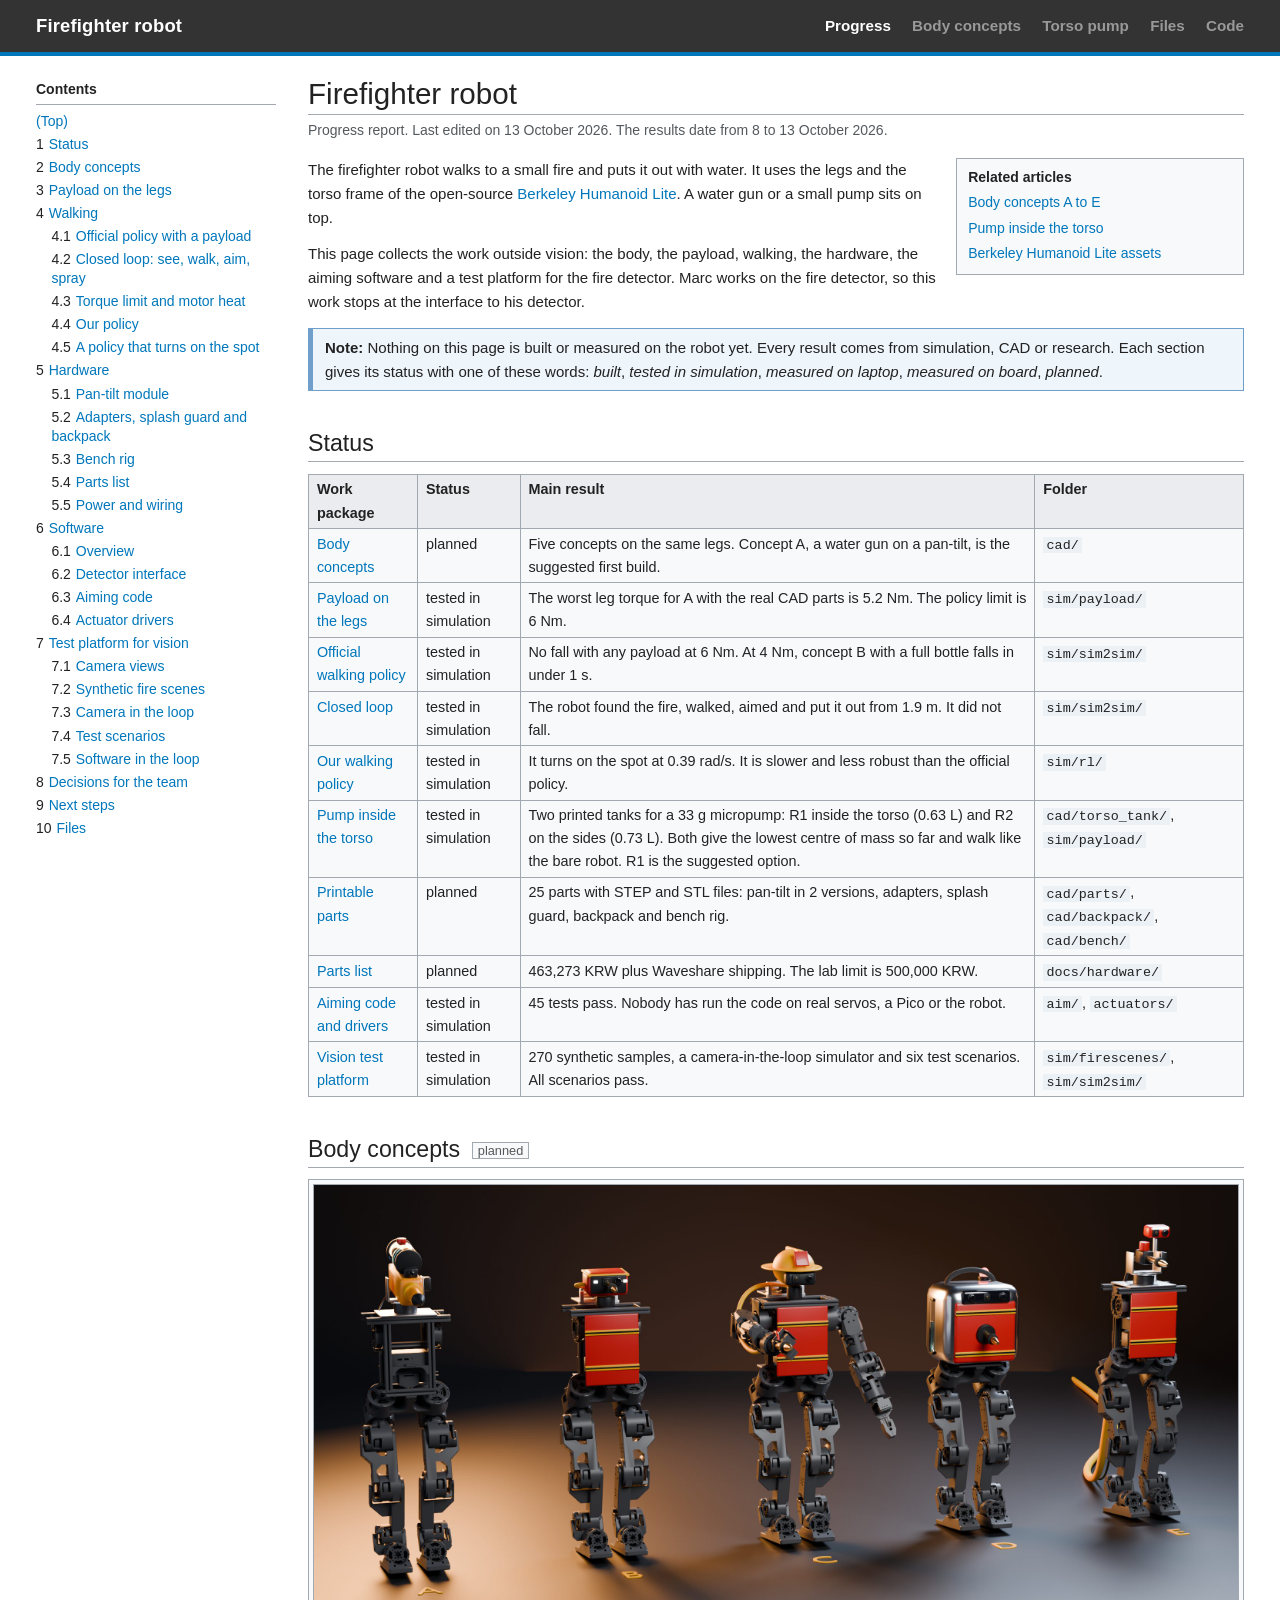
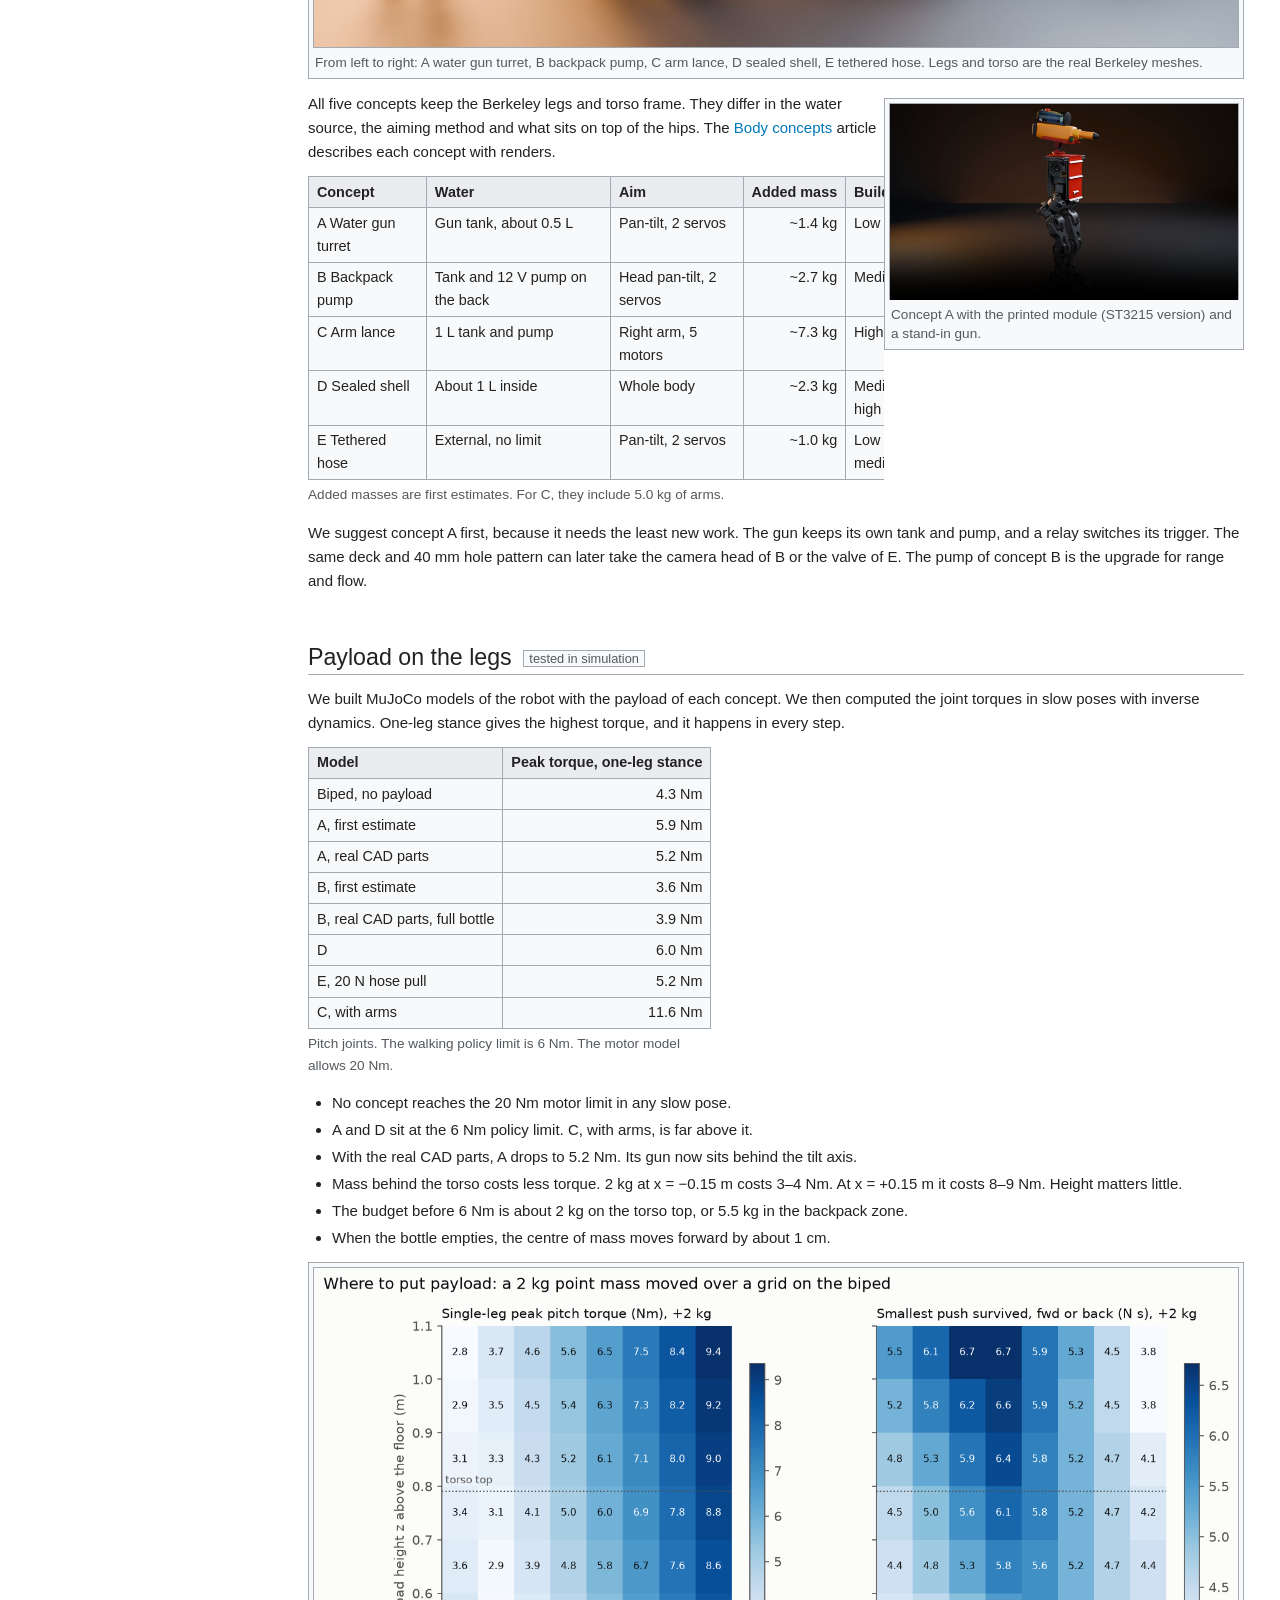
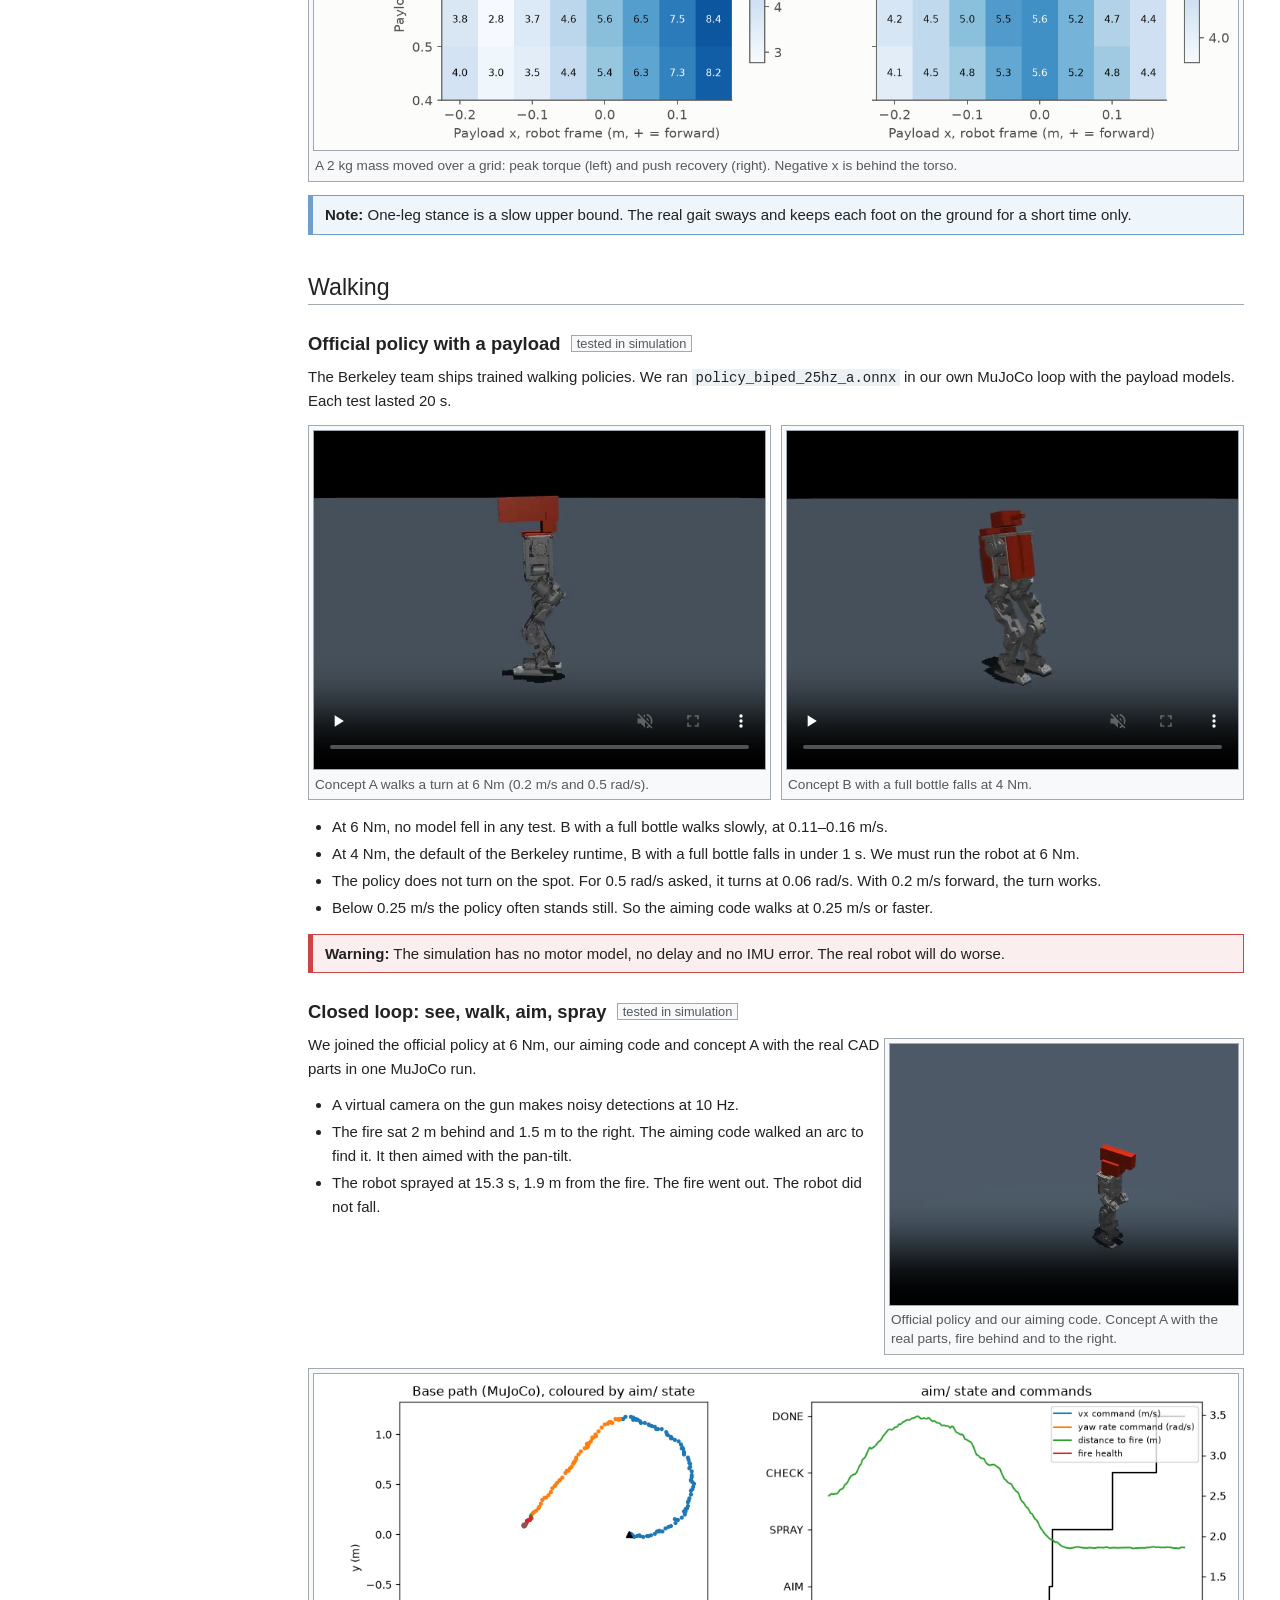
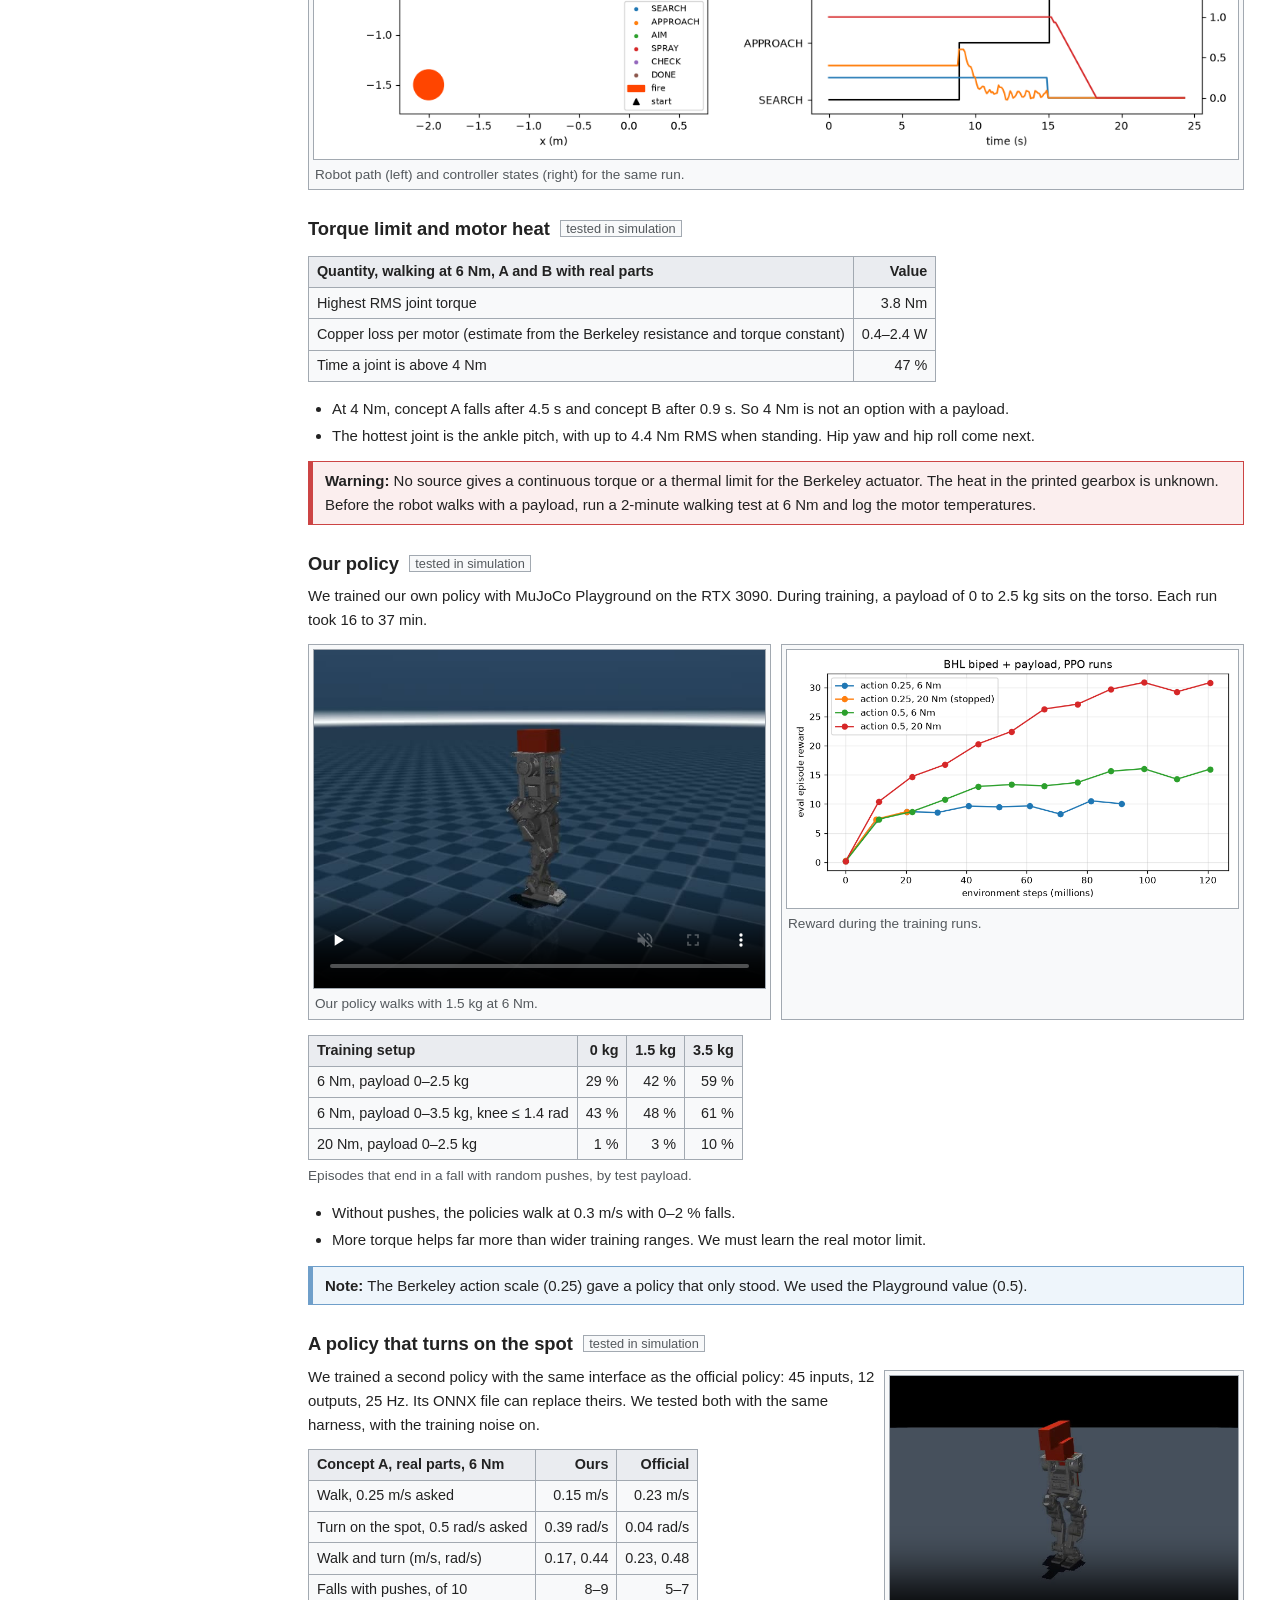
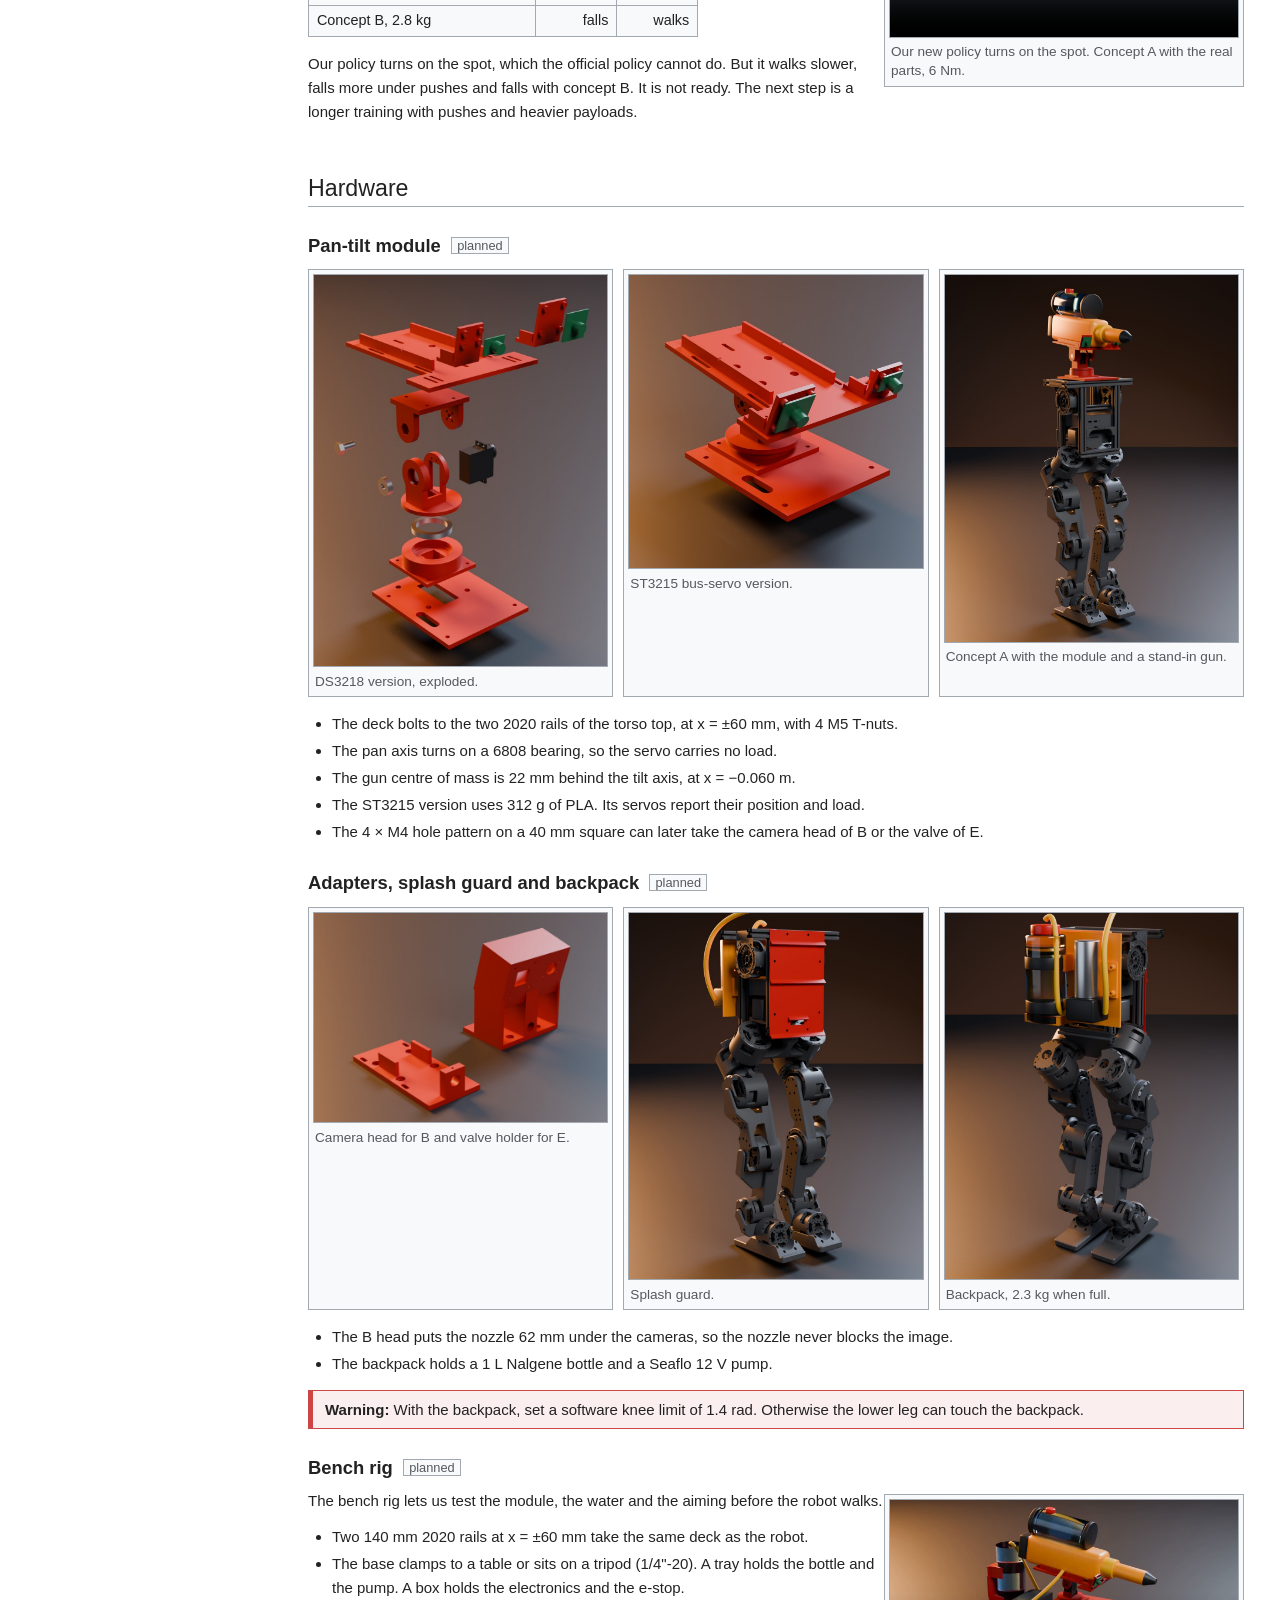
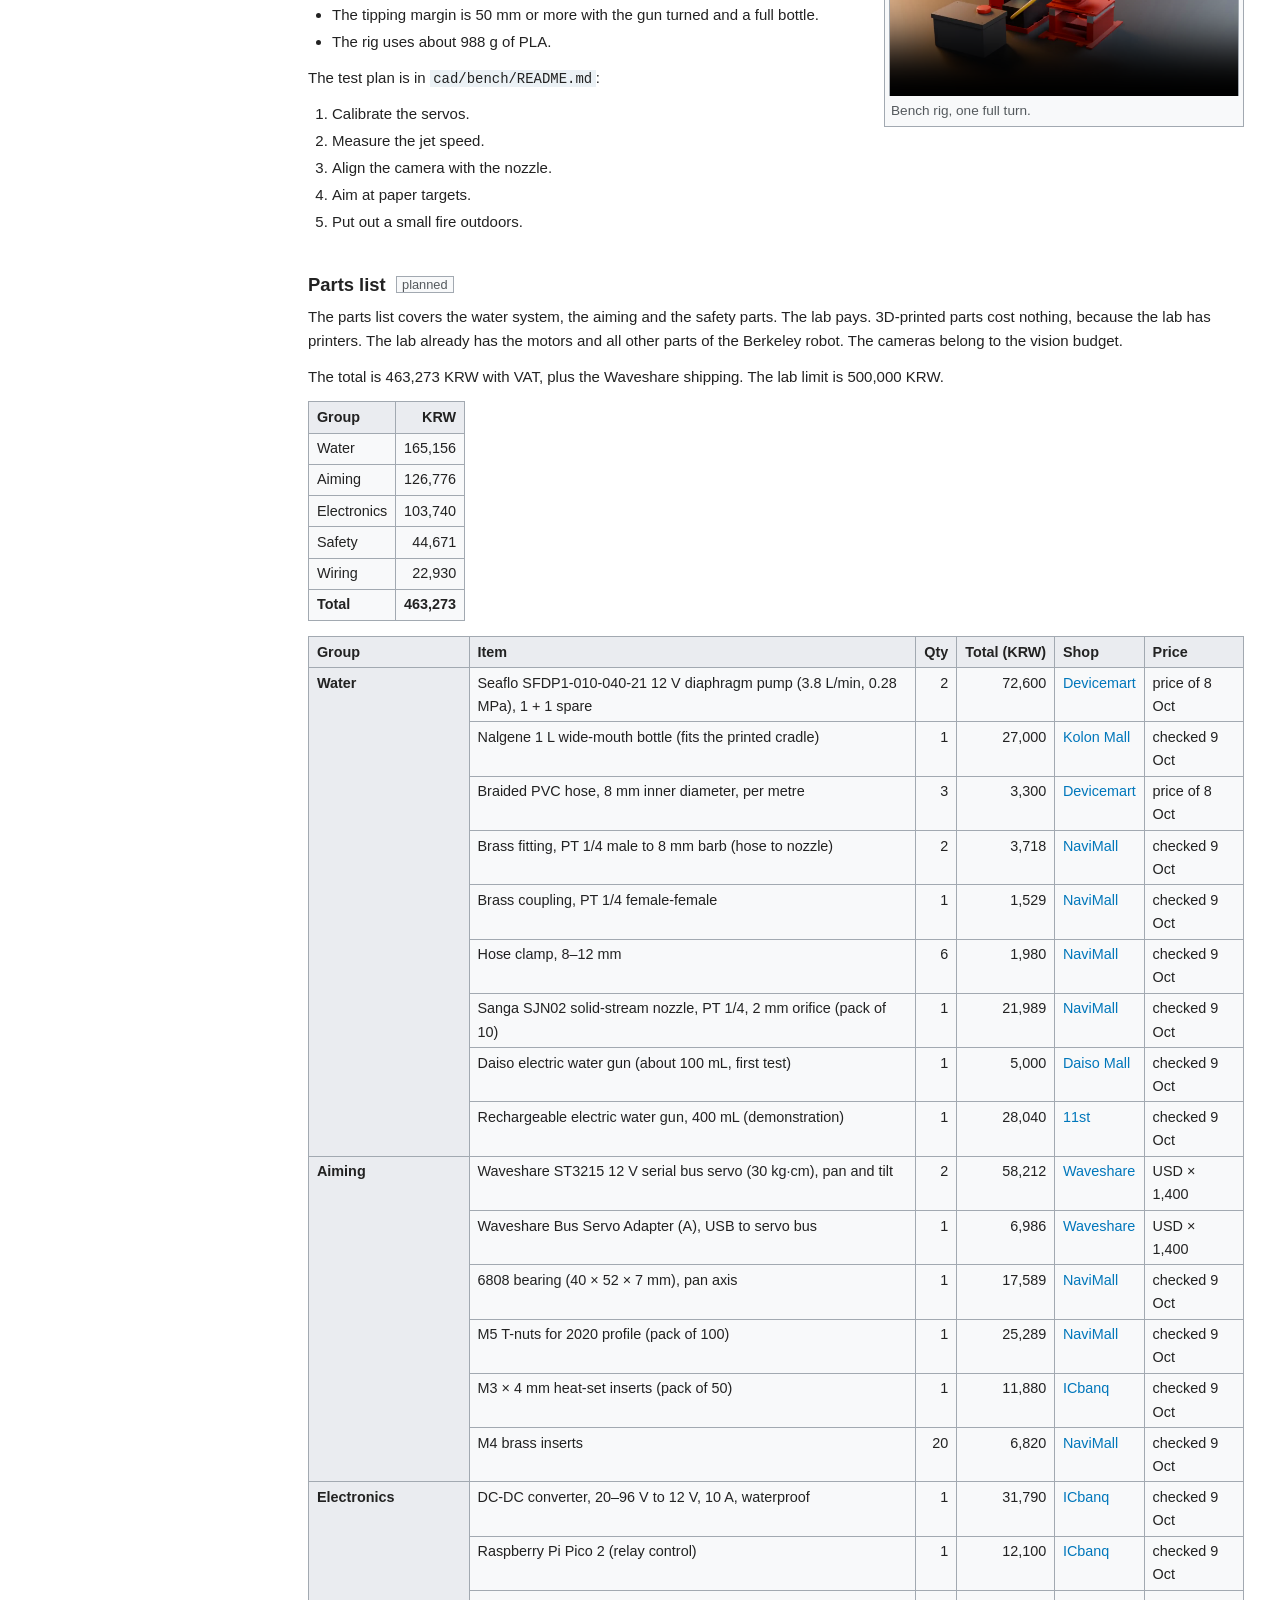
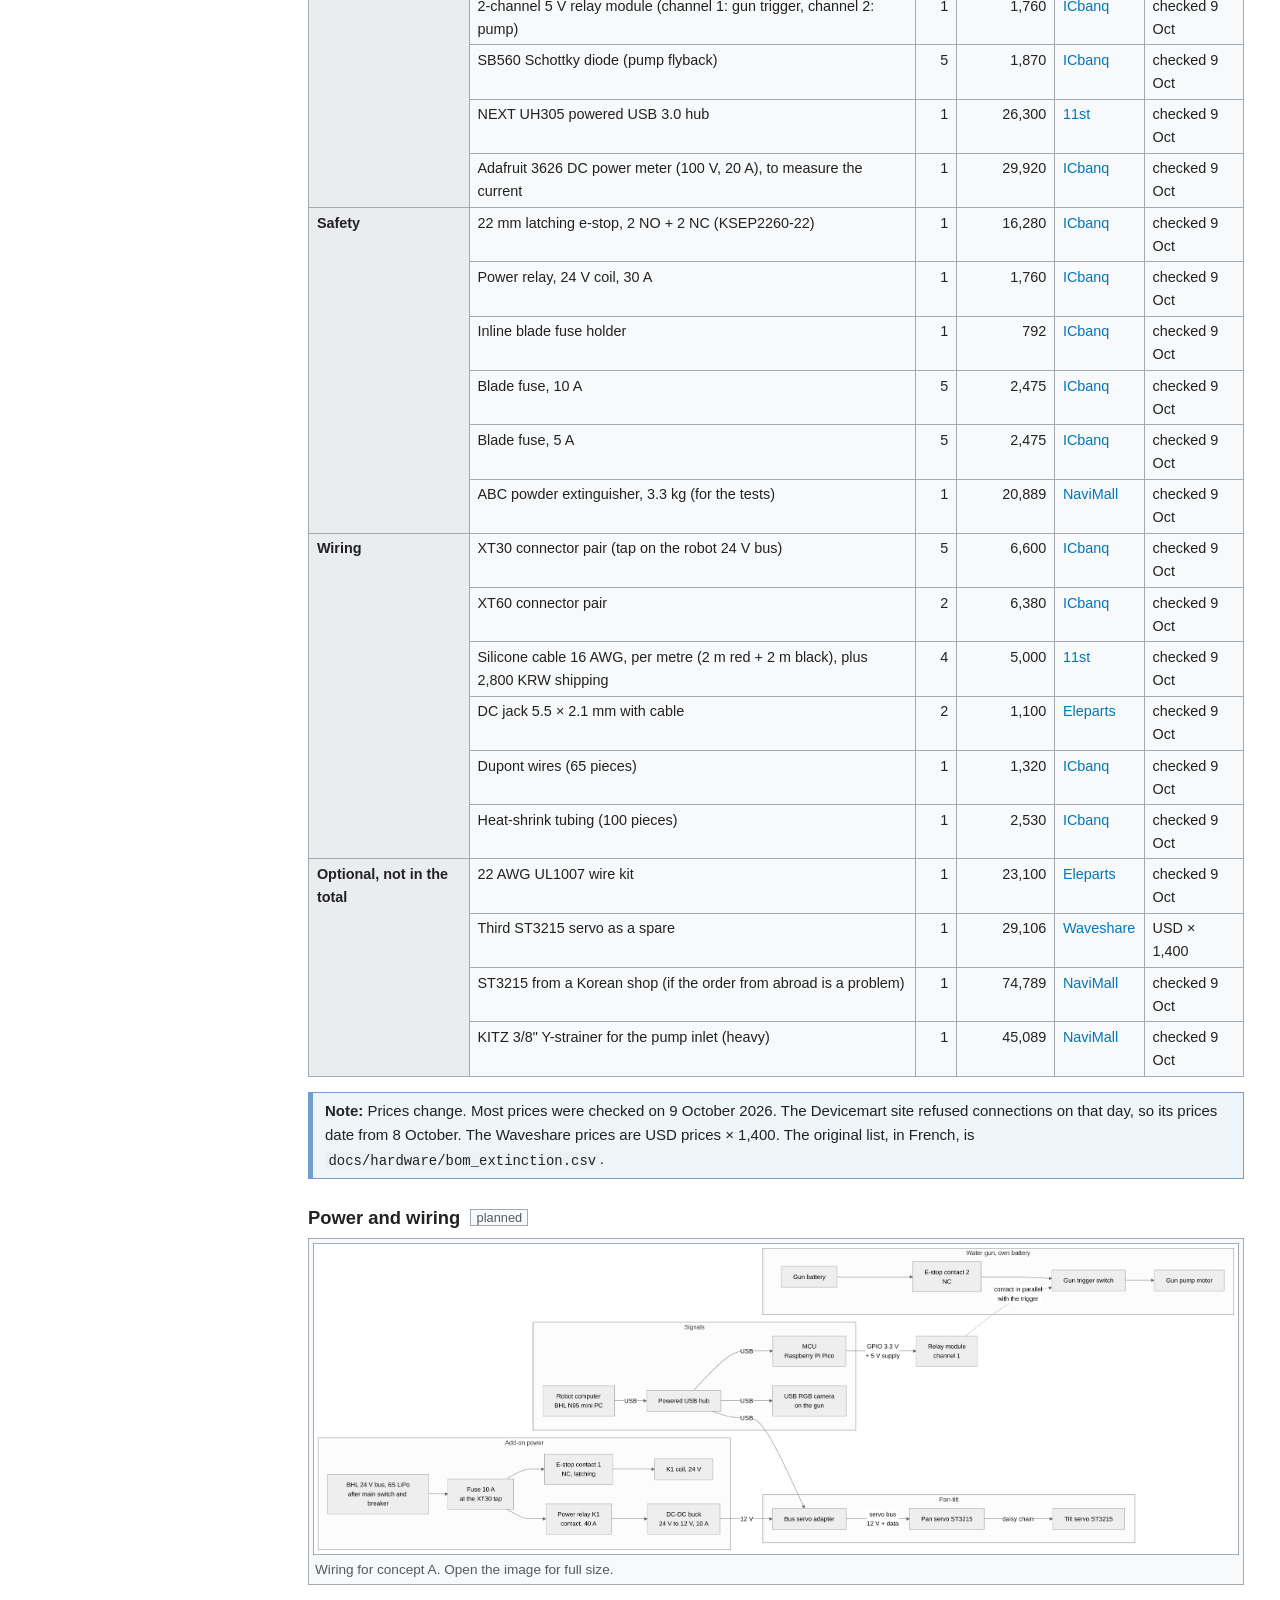
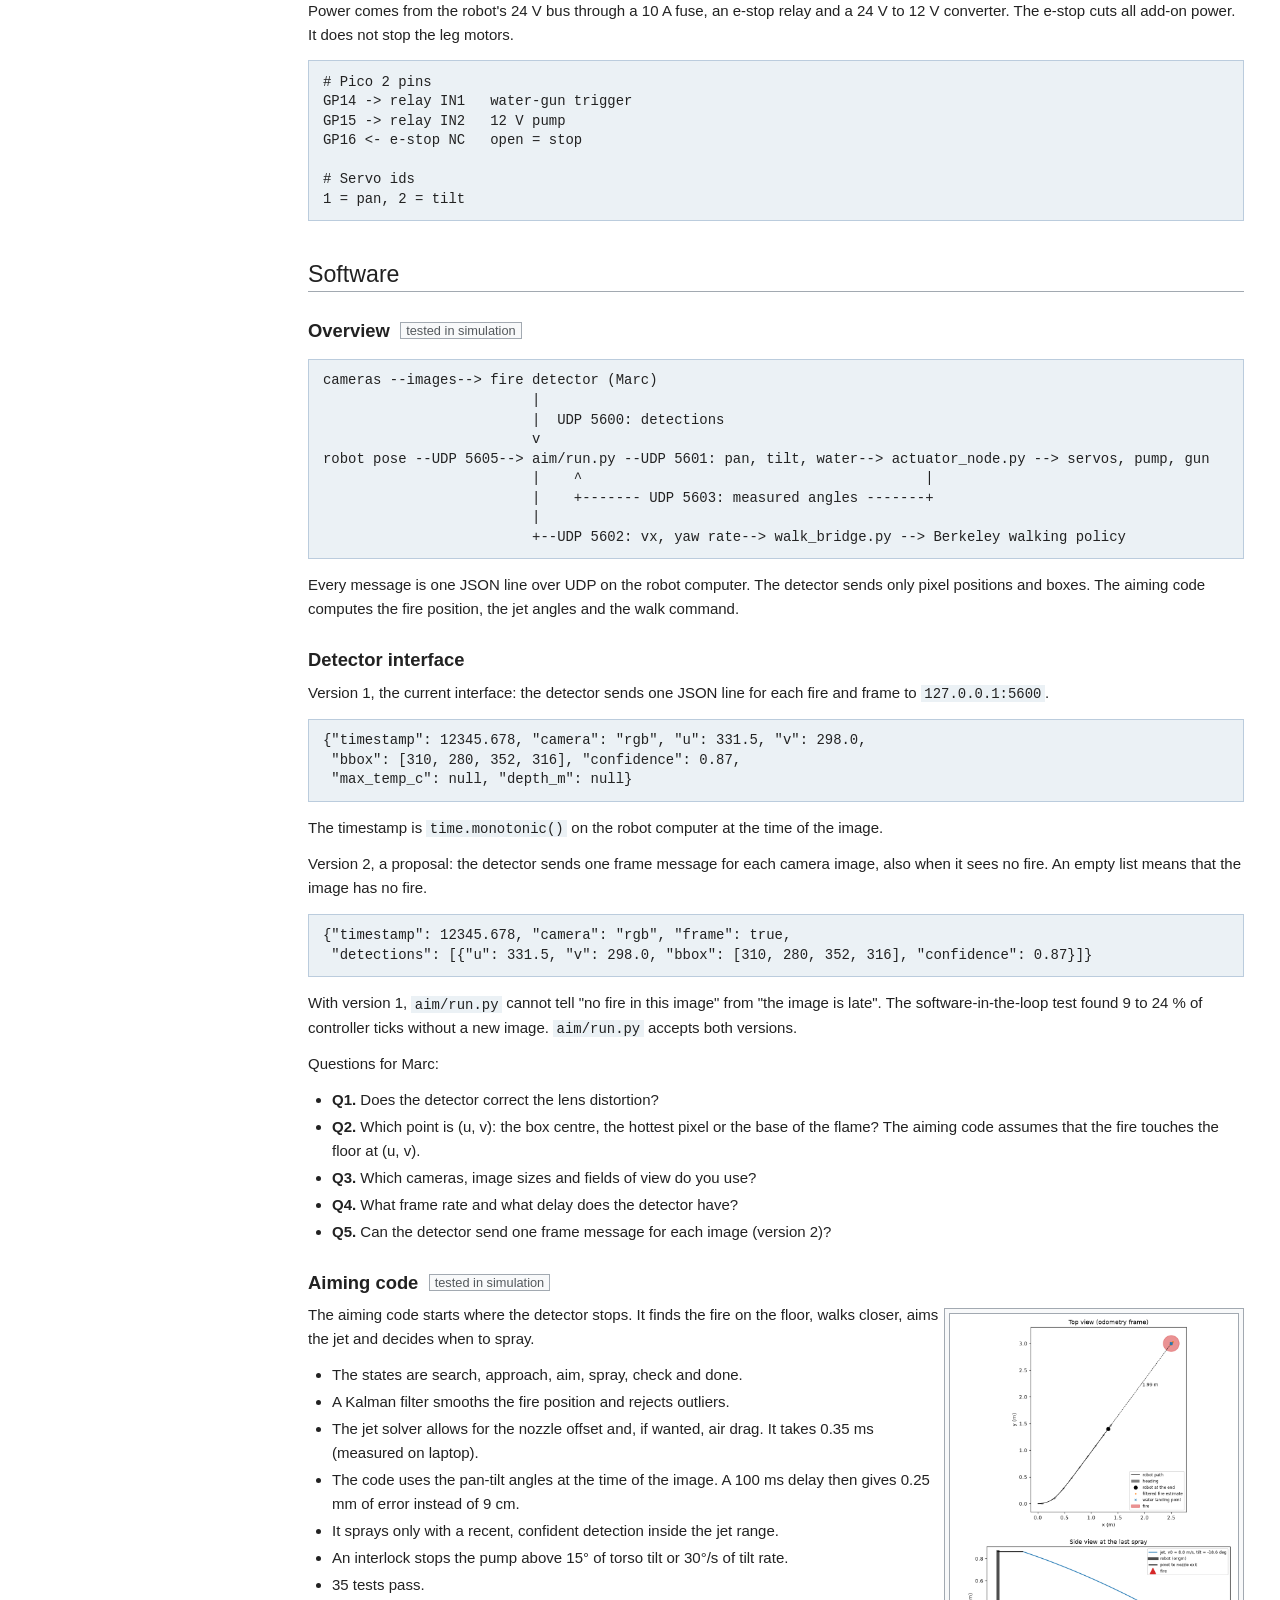
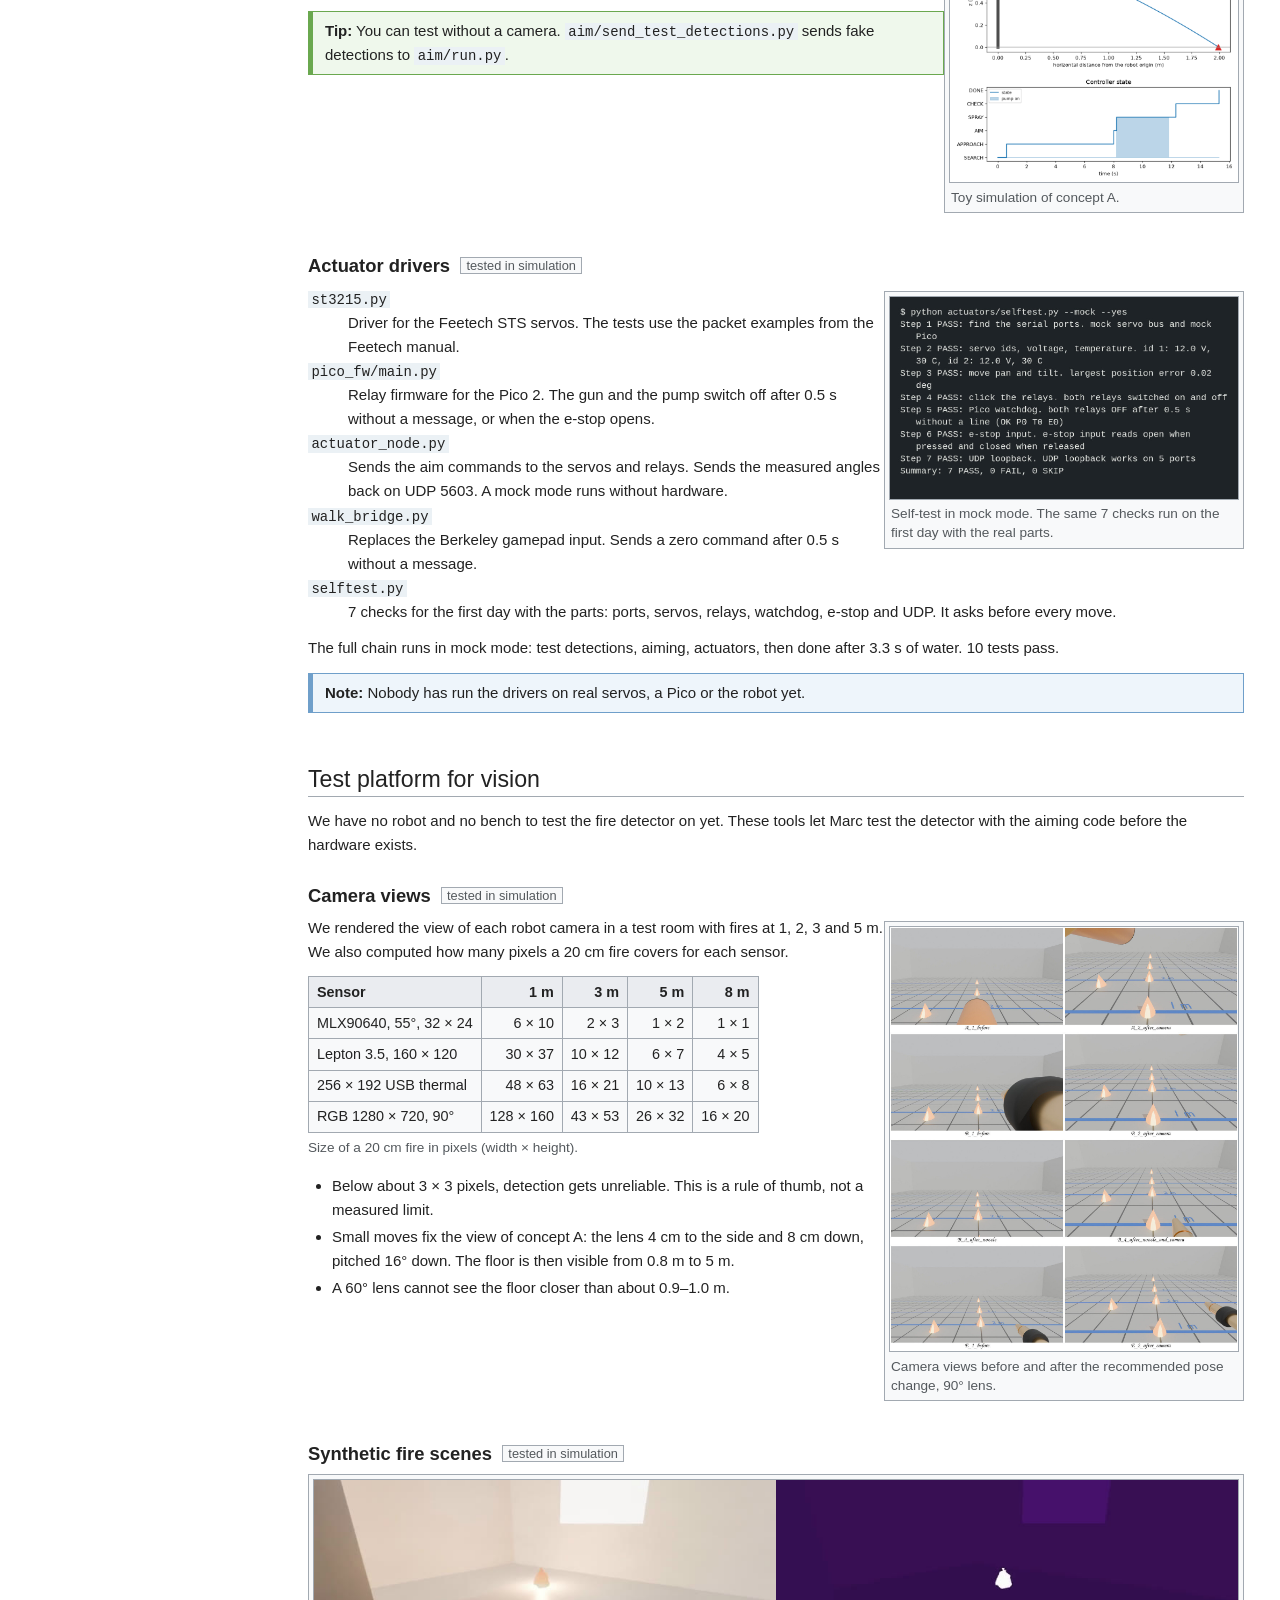
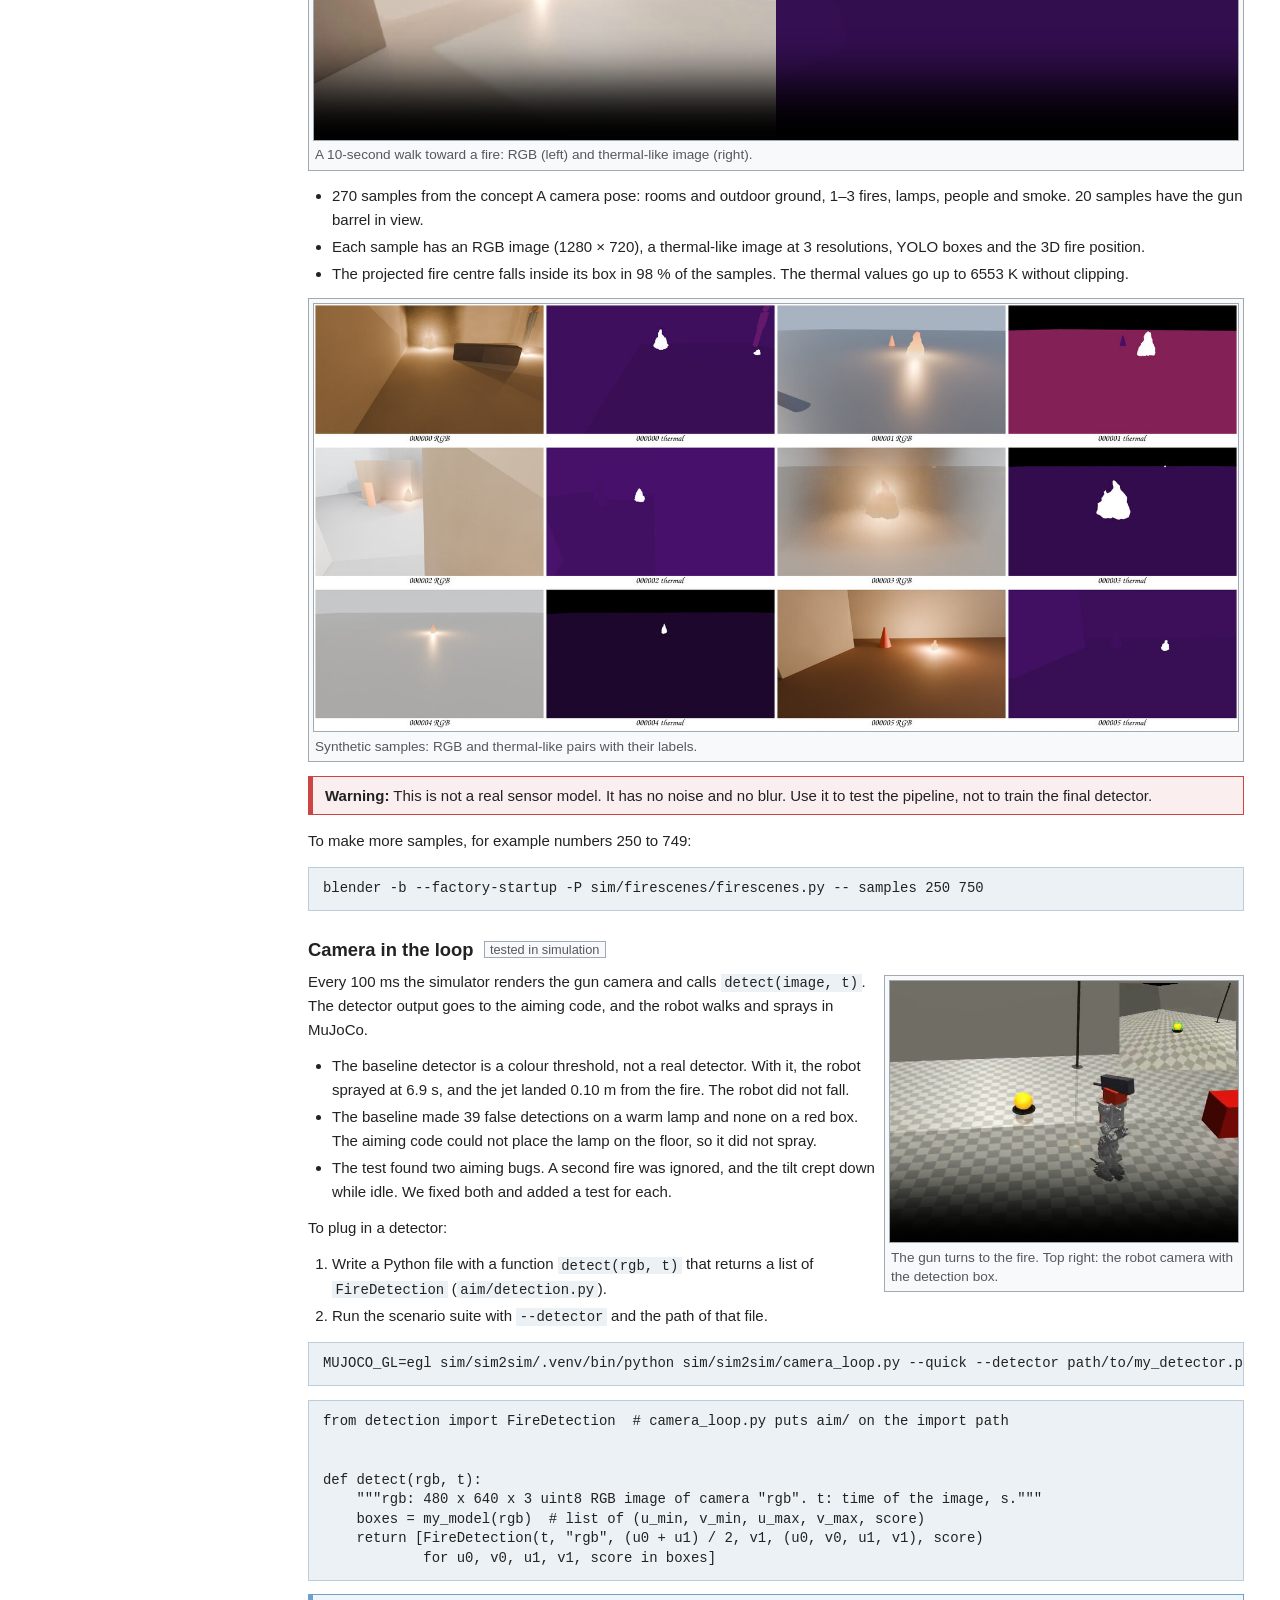
<file: index.html>
<!doctype html>
<html lang="en">
<head>
<meta charset="utf-8">
<meta name="viewport" content="width=device-width, initial-scale=1">
<title>Firefighter robot</title>
<meta name="description" content="Progress of the firefighter robot built on the Berkeley Humanoid Lite legs: body, payload, walking, hardware, aiming software and a test platform for vision.">
<link rel="stylesheet" href="wiki.css">
</head>
<body>
<header class="topbar"><div>
  <a class="name" href="./">Firefighter robot</a>
  <nav><a href="./" aria-current="page">Progress</a><a href="concepts/">Body concepts</a><a href="torso-pump/">Torso pump</a><a href="#files">Files</a><a href="https://github.com/promaaa/vision-sobang">Code</a></nav>
</div></header>

<div class="page">
<nav class="toc" aria-label="Contents">
  <h2>Contents</h2>
  <ol>
    <li><a href="#top">(Top)</a></li>
    <li><a href="#status"><span class="n">1</span>Status</a></li>
    <li><a href="#concepts"><span class="n">2</span>Body concepts</a></li>
    <li><a href="#payload"><span class="n">3</span>Payload on the legs</a></li>
    <li><a href="#walking"><span class="n">4</span>Walking</a>
      <ol>
        <li><a href="#official"><span class="n">4.1</span>Official policy with a payload</a></li>
        <li><a href="#closed-loop"><span class="n">4.2</span>Closed loop: see, walk, aim, spray</a></li>
        <li><a href="#heat"><span class="n">4.3</span>Torque limit and motor heat</a></li>
        <li><a href="#our-policy"><span class="n">4.4</span>Our policy</a></li>
        <li><a href="#turn"><span class="n">4.5</span>A policy that turns on the spot</a></li>
      </ol></li>
    <li><a href="#hardware"><span class="n">5</span>Hardware</a>
      <ol>
        <li><a href="#pan-tilt"><span class="n">5.1</span>Pan-tilt module</a></li>
        <li><a href="#adapters"><span class="n">5.2</span>Adapters, splash guard and backpack</a></li>
        <li><a href="#bench"><span class="n">5.3</span>Bench rig</a></li>
        <li><a href="#parts"><span class="n">5.4</span>Parts list</a></li>
        <li><a href="#wiring"><span class="n">5.5</span>Power and wiring</a></li>
      </ol></li>
    <li><a href="#software"><span class="n">6</span>Software</a>
      <ol>
        <li><a href="#overview"><span class="n">6.1</span>Overview</a></li>
        <li><a href="#interface"><span class="n">6.2</span>Detector interface</a></li>
        <li><a href="#aiming"><span class="n">6.3</span>Aiming code</a></li>
        <li><a href="#drivers"><span class="n">6.4</span>Actuator drivers</a></li>
      </ol></li>
    <li><a href="#vision"><span class="n">7</span>Test platform for vision</a>
      <ol>
        <li><a href="#camera-views"><span class="n">7.1</span>Camera views</a></li>
        <li><a href="#fire-scenes"><span class="n">7.2</span>Synthetic fire scenes</a></li>
        <li><a href="#camera-loop"><span class="n">7.3</span>Camera in the loop</a></li>
        <li><a href="#scenarios"><span class="n">7.4</span>Test scenarios</a></li>
        <li><a href="#sil"><span class="n">7.5</span>Software in the loop</a></li>
      </ol></li>
    <li><a href="#decisions"><span class="n">8</span>Decisions for the team</a></li>
    <li><a href="#next"><span class="n">9</span>Next steps</a></li>
    <li><a href="#files"><span class="n">10</span>Files</a></li>
  </ol>
</nav>

<article id="top">
<h1>Firefighter robot</h1>
<p class="subtitle">Progress report. Last edited on 13 October 2026. The results date from 8 to 13 October 2026.</p>

<div class="related">
  <b>Related articles</b>
  <ul>
    <li><a href="concepts/">Body concepts A to E</a></li>
    <li><a href="torso-pump/">Pump inside the torso</a></li>
    <li><a href="https://github.com/HybridRobotics/berkeley-humanoid-lite-assets">Berkeley Humanoid Lite assets</a></li>
  </ul>
</div>

<p>The firefighter robot walks to a small fire and puts it out with water. It uses the legs and the torso frame of the open-source <a href="https://github.com/HybridRobotics/berkeley-humanoid-lite-assets">Berkeley Humanoid Lite</a>. A water gun or a small pump sits on top.</p>
<p>This page collects the work outside vision: the body, the payload, walking, the hardware, the aiming software and a test platform for the fire detector. Marc works on the fire detector, so this work stops at the interface to his detector.</p>

<div class="box note"><b>Note:</b> Nothing on this page is built or measured on the robot yet. Every result comes from simulation, CAD or research. Each section gives its status with one of these words: <i>built</i>, <i>tested in simulation</i>, <i>measured on laptop</i>, <i>measured on board</i>, <i>planned</i>.</div>

<h2 id="status">Status</h2>
<div class="scroll"><table class="wide">
<tr><th>Work package</th><th>Status</th><th>Main result</th><th>Folder</th></tr>
<tr><td><a href="#concepts">Body concepts</a></td><td>planned</td><td>Five concepts on the same legs. Concept A, a water gun on a pan-tilt, is the suggested first build.</td><td><code>cad/</code></td></tr>
<tr><td><a href="#payload">Payload on the legs</a></td><td>tested in simulation</td><td>The worst leg torque for A with the real CAD parts is 5.2 Nm. The policy limit is 6 Nm.</td><td><code>sim/payload/</code></td></tr>
<tr><td><a href="#official">Official walking policy</a></td><td>tested in simulation</td><td>No fall with any payload at 6 Nm. At 4 Nm, concept B with a full bottle falls in under 1 s.</td><td><code>sim/sim2sim/</code></td></tr>
<tr><td><a href="#closed-loop">Closed loop</a></td><td>tested in simulation</td><td>The robot found the fire, walked, aimed and put it out from 1.9 m. It did not fall.</td><td><code>sim/sim2sim/</code></td></tr>
<tr><td><a href="#turn">Our walking policy</a></td><td>tested in simulation</td><td>It turns on the spot at 0.39 rad/s. It is slower and less robust than the official policy.</td><td><code>sim/rl/</code></td></tr>
<tr><td><a href="torso-pump/">Pump inside the torso</a></td><td>tested in simulation</td><td>Two printed tanks for a 33 g micropump: R1 inside the torso (0.63 L) and R2 on the sides (0.73 L). Both give the lowest centre of mass so far and walk like the bare robot. R1 is the suggested option.</td><td><code>cad/torso_tank/</code>, <code>sim/payload/</code></td></tr>
<tr><td><a href="#hardware">Printable parts</a></td><td>planned</td><td>25 parts with STEP and STL files: pan-tilt in 2 versions, adapters, splash guard, backpack and bench rig.</td><td><code>cad/parts/</code>, <code>cad/backpack/</code>, <code>cad/bench/</code></td></tr>
<tr><td><a href="#parts">Parts list</a></td><td>planned</td><td>463,273 KRW plus Waveshare shipping. The lab limit is 500,000 KRW.</td><td><code>docs/hardware/</code></td></tr>
<tr><td><a href="#software">Aiming code and drivers</a></td><td>tested in simulation</td><td>45 tests pass. Nobody has run the code on real servos, a Pico or the robot.</td><td><code>aim/</code>, <code>actuators/</code></td></tr>
<tr><td><a href="#vision">Vision test platform</a></td><td>tested in simulation</td><td>270 synthetic samples, a camera-in-the-loop simulator and six test scenarios. All scenarios pass.</td><td><code>sim/firescenes/</code>, <code>sim/sim2sim/</code></td></tr>
</table></div>

<h2 id="concepts">Body concepts <span class="status">planned</span></h2>
<figure class="thumb">
  <a href="concepts/lineup.jpg"><img src="concepts/lineup.jpg" width="2000" height="1000" alt="Five robot concepts side by side on the same legs" loading="lazy"></a>
  <figcaption>From left to right: A water gun turret, B backpack pump, C arm lance, D sealed shell, E tethered hose. Legs and torso are the real Berkeley meshes.</figcaption>
</figure>
<figure class="thumb tright">
  <video controls muted loop playsinline preload="none" poster="concept_A_module_poster.jpg" width="1280" height="720"><source src="concept_A_module.mp4" type="video/mp4"></video>
  <figcaption>Concept A with the printed module (ST3215 version) and a stand-in gun.</figcaption>
</figure>
<p>All five concepts keep the Berkeley legs and torso frame. They differ in the water source, the aiming method and what sits on top of the hips. The <a href="concepts/">Body concepts</a> article describes each concept with renders.</p>
<div class="scroll"><table class="wide">
<tr><th>Concept</th><th>Water</th><th>Aim</th><th class="r">Added mass</th><th>Build effort</th></tr>
<tr><td>A Water gun turret</td><td>Gun tank, about 0.5 L</td><td>Pan-tilt, 2 servos</td><td class="r">~1.4 kg</td><td>Low</td></tr>
<tr><td>B Backpack pump</td><td>Tank and 12 V pump on the back</td><td>Head pan-tilt, 2 servos</td><td class="r">~2.7 kg</td><td>Medium</td></tr>
<tr><td>C Arm lance</td><td>1 L tank and pump</td><td>Right arm, 5 motors</td><td class="r">~7.3 kg</td><td>High</td></tr>
<tr><td>D Sealed shell</td><td>About 1 L inside</td><td>Whole body</td><td class="r">~2.3 kg</td><td>Medium to high</td></tr>
<tr><td>E Tethered hose</td><td>External, no limit</td><td>Pan-tilt, 2 servos</td><td class="r">~1.0 kg</td><td>Low to medium</td></tr>
<caption>Added masses are first estimates. For C, they include 5.0 kg of arms.</caption>
</table></div>
<p>We suggest concept A first, because it needs the least new work. The gun keeps its own tank and pump, and a relay switches its trigger. The same deck and 40 mm hole pattern can later take the camera head of B or the valve of E. The pump of concept B is the upgrade for range and flow.</p>
<div class="clear"></div>

<h2 id="payload">Payload on the legs <span class="status">tested in simulation</span></h2>
<p>We built MuJoCo models of the robot with the payload of each concept. We then computed the joint torques in slow poses with inverse dynamics. One-leg stance gives the highest torque, and it happens in every step.</p>
<div class="scroll"><table>
<tr><th>Model</th><th class="r">Peak torque, one-leg stance</th></tr>
<tr><td>Biped, no payload</td><td class="r">4.3 Nm</td></tr>
<tr><td>A, first estimate</td><td class="r">5.9 Nm</td></tr>
<tr><td>A, real CAD parts</td><td class="r">5.2 Nm</td></tr>
<tr><td>B, first estimate</td><td class="r">3.6 Nm</td></tr>
<tr><td>B, real CAD parts, full bottle</td><td class="r">3.9 Nm</td></tr>
<tr><td>D</td><td class="r">6.0 Nm</td></tr>
<tr><td>E, 20 N hose pull</td><td class="r">5.2 Nm</td></tr>
<tr><td>C, with arms</td><td class="r">11.6 Nm</td></tr>
<caption>Pitch joints. The walking policy limit is 6 Nm. The motor model allows 20 Nm.</caption>
</table></div>
<ul>
  <li>No concept reaches the 20 Nm motor limit in any slow pose.</li>
  <li>A and D sit at the 6 Nm policy limit. C, with arms, is far above it.</li>
  <li>With the real CAD parts, A drops to 5.2 Nm. Its gun now sits behind the tilt axis.</li>
  <li>Mass behind the torso costs less torque. 2 kg at x = −0.15 m costs 3–4 Nm. At x = +0.15 m it costs 8–9 Nm. Height matters little.</li>
  <li>The budget before 6 Nm is about 2 kg on the torso top, or 5.5 kg in the backpack zone.</li>
  <li>When the bottle empties, the centre of mass moves forward by about 1 cm.</li>
</ul>
<figure class="thumb">
  <a href="p_place.png"><img src="p_place.png" width="1482" height="773" alt="Heat maps of torque and push recovery for a 2 kg mass at different positions" loading="lazy"></a>
  <figcaption>A 2 kg mass moved over a grid: peak torque (left) and push recovery (right). Negative x is behind the torso.</figcaption>
</figure>
<div class="box note"><b>Note:</b> One-leg stance is a slow upper bound. The real gait sways and keeps each foot on the ground for a short time only.</div>

<h2 id="walking">Walking</h2>
<h3 id="official">Official policy with a payload <span class="status">tested in simulation</span></h3>
<p>The Berkeley team ships trained walking policies. We ran <code>policy_biped_25hz_a.onnx</code> in our own MuJoCo loop with the payload models. Each test lasted 20 s.</p>
<div class="gallery">
  <figure class="thumb">
    <video controls muted loop playsinline preload="none" poster="s2s_best_poster.jpg" width="640" height="480"><source src="s2s_best.mp4" type="video/mp4"></video>
    <figcaption>Concept A walks a turn at 6 Nm (0.2 m/s and 0.5 rad/s).</figcaption>
  </figure>
  <figure class="thumb">
    <video controls muted loop playsinline preload="none" poster="s2s_worst_poster.jpg" width="640" height="480"><source src="s2s_worst.mp4" type="video/mp4"></video>
    <figcaption>Concept B with a full bottle falls at 4 Nm.</figcaption>
  </figure>
</div>
<ul>
  <li>At 6 Nm, no model fell in any test. B with a full bottle walks slowly, at 0.11–0.16 m/s.</li>
  <li>At 4 Nm, the default of the Berkeley runtime, B with a full bottle falls in under 1 s. We must run the robot at 6 Nm.</li>
  <li>The policy does not turn on the spot. For 0.5 rad/s asked, it turns at 0.06 rad/s. With 0.2 m/s forward, the turn works.</li>
  <li>Below 0.25 m/s the policy often stands still. So the aiming code walks at 0.25 m/s or faster.</li>
</ul>
<div class="box warning"><b>Warning:</b> The simulation has no motor model, no delay and no IMU error. The real robot will do worse.</div>

<h3 id="closed-loop">Closed loop: see, walk, aim, spray <span class="status">tested in simulation</span></h3>
<figure class="thumb tright">
  <video controls muted loop playsinline preload="none" poster="closed_loop_A_poster.jpg" width="640" height="480"><source src="closed_loop_A.mp4" type="video/mp4"></video>
  <figcaption>Official policy and our aiming code. Concept A with the real parts, fire behind and to the right.</figcaption>
</figure>
<p>We joined the official policy at 6 Nm, our aiming code and concept A with the real CAD parts in one MuJoCo run.</p>
<ul>
  <li>A virtual camera on the gun makes noisy detections at 10 Hz.</li>
  <li>The fire sat 2 m behind and 1.5 m to the right. The aiming code walked an arc to find it. It then aimed with the pan-tilt.</li>
  <li>The robot sprayed at 15.3 s, 1.9 m from the fire. The fire went out. The robot did not fall.</li>
</ul>
<figure class="thumb clear">
  <a href="closed_loop_A_plot.png"><img src="closed_loop_A_plot.png" width="1200" height="500" alt="Robot path and controller states during the closed-loop run" loading="lazy"></a>
  <figcaption>Robot path (left) and controller states (right) for the same run.</figcaption>
</figure>

<h3 id="heat">Torque limit and motor heat <span class="status">tested in simulation</span></h3>
<div class="scroll"><table>
<tr><th>Quantity, walking at 6 Nm, A and B with real parts</th><th class="r">Value</th></tr>
<tr><td>Highest RMS joint torque</td><td class="r">3.8 Nm</td></tr>
<tr><td>Copper loss per motor (estimate from the Berkeley resistance and torque constant)</td><td class="r">0.4–2.4 W</td></tr>
<tr><td>Time a joint is above 4 Nm</td><td class="r">47 %</td></tr>
</table></div>
<ul>
  <li>At 4 Nm, concept A falls after 4.5 s and concept B after 0.9 s. So 4 Nm is not an option with a payload.</li>
  <li>The hottest joint is the ankle pitch, with up to 4.4 Nm RMS when standing. Hip yaw and hip roll come next.</li>
</ul>
<div class="box warning"><b>Warning:</b> No source gives a continuous torque or a thermal limit for the Berkeley actuator. The heat in the printed gearbox is unknown. Before the robot walks with a payload, run a 2-minute walking test at 6 Nm and log the motor temperatures.</div>

<h3 id="our-policy">Our policy <span class="status">tested in simulation</span></h3>
<p>We trained our own policy with MuJoCo Playground on the RTX 3090. During training, a payload of 0 to 2.5 kg sits on the torso. Each run took 16 to 37 min.</p>
<div class="gallery">
  <figure class="thumb">
    <video controls muted loop playsinline preload="none" poster="rl_walk_poster.jpg" width="640" height="480"><source src="rl_walk_6nm.mp4" type="video/mp4"></video>
    <figcaption>Our policy walks with 1.5 kg at 6 Nm.</figcaption>
  </figure>
  <figure class="thumb">
    <a href="rl_curves.png"><img src="rl_curves.png" width="840" height="480" alt="Reward curves of the training runs" loading="lazy"></a>
    <figcaption>Reward during the training runs.</figcaption>
  </figure>
</div>
<div class="scroll"><table>
<tr><th>Training setup</th><th class="r">0 kg</th><th class="r">1.5 kg</th><th class="r">3.5 kg</th></tr>
<tr><td>6 Nm, payload 0–2.5 kg</td><td class="r">29 %</td><td class="r">42 %</td><td class="r">59 %</td></tr>
<tr><td>6 Nm, payload 0–3.5 kg, knee ≤ 1.4 rad</td><td class="r">43 %</td><td class="r">48 %</td><td class="r">61 %</td></tr>
<tr><td>20 Nm, payload 0–2.5 kg</td><td class="r">1 %</td><td class="r">3 %</td><td class="r">10 %</td></tr>
<caption>Episodes that end in a fall with random pushes, by test payload.</caption>
</table></div>
<ul>
  <li>Without pushes, the policies walk at 0.3 m/s with 0–2 % falls.</li>
  <li>More torque helps far more than wider training ranges. We must learn the real motor limit.</li>
</ul>
<div class="box note"><b>Note:</b> The Berkeley action scale (0.25) gave a policy that only stood. We used the Playground value (0.5).</div>

<h3 id="turn">A policy that turns on the spot <span class="status">tested in simulation</span></h3>
<figure class="thumb tright">
  <video controls muted loop playsinline preload="none" poster="rl_turn_poster.jpg" width="640" height="480"><source src="rl_turn.mp4" type="video/mp4"></video>
  <figcaption>Our new policy turns on the spot. Concept A with the real parts, 6 Nm.</figcaption>
</figure>
<p>We trained a second policy with the same interface as the official policy: 45 inputs, 12 outputs, 25 Hz. Its ONNX file can replace theirs. We tested both with the same harness, with the training noise on.</p>
<div class="scroll"><table>
<tr><th>Concept A, real parts, 6 Nm</th><th class="r">Ours</th><th class="r">Official</th></tr>
<tr><td>Walk, 0.25 m/s asked</td><td class="r">0.15 m/s</td><td class="r">0.23 m/s</td></tr>
<tr><td>Turn on the spot, 0.5 rad/s asked</td><td class="r">0.39 rad/s</td><td class="r">0.04 rad/s</td></tr>
<tr><td>Walk and turn (m/s, rad/s)</td><td class="r">0.17, 0.44</td><td class="r">0.23, 0.48</td></tr>
<tr><td>Falls with pushes, of 10</td><td class="r">8–9</td><td class="r">5–7</td></tr>
<tr><td>Concept B, 2.8 kg</td><td class="r">falls</td><td class="r">walks</td></tr>
</table></div>
<p>Our policy turns on the spot, which the official policy cannot do. But it walks slower, falls more under pushes and falls with concept B. It is not ready. The next step is a longer training with pushes and heavier payloads.</p>
<div class="clear"></div>

<h2 id="hardware">Hardware</h2>
<h3 id="pan-tilt">Pan-tilt module <span class="status">planned</span></h3>
<div class="gallery">
  <figure class="thumb"><a href="parts_exploded.jpg"><img src="parts_exploded.jpg" width="900" height="1200" alt="Exploded view of the pan-tilt module" loading="lazy"></a><figcaption>DS3218 version, exploded.</figcaption></figure>
  <figure class="thumb"><a href="parts_sts.jpg"><img src="parts_sts.jpg" width="900" height="900" alt="Pan-tilt module with ST3215 bus servos" loading="lazy"></a><figcaption>ST3215 bus-servo version.</figcaption></figure>
  <figure class="thumb"><a href="parts_A_real.jpg"><img src="parts_A_real.jpg" width="900" height="1125" alt="Concept A with the printed module on the robot" loading="lazy"></a><figcaption>Concept A with the module and a stand-in gun.</figcaption></figure>
</div>
<ul>
  <li>The deck bolts to the two 2020 rails of the torso top, at x = ±60 mm, with 4 M5 T-nuts.</li>
  <li>The pan axis turns on a 6808 bearing, so the servo carries no load.</li>
  <li>The gun centre of mass is 22 mm behind the tilt axis, at x = −0.060 m.</li>
  <li>The ST3215 version uses 312 g of PLA. Its servos report their position and load.</li>
  <li>The 4 × M4 hole pattern on a 40 mm square can later take the camera head of B or the valve of E.</li>
</ul>

<h3 id="adapters">Adapters, splash guard and backpack <span class="status">planned</span></h3>
<div class="gallery">
  <figure class="thumb"><a href="parts_adapters.jpg"><img src="parts_adapters.jpg" width="1200" height="857" alt="Camera head for B and valve holder for E" loading="lazy"></a><figcaption>Camera head for B and valve holder for E.</figcaption></figure>
  <figure class="thumb"><a href="bp_front.jpg"><img src="bp_front.jpg" width="800" height="1000" alt="Splash guard on the robot" loading="lazy"></a><figcaption>Splash guard.</figcaption></figure>
  <figure class="thumb"><a href="bp_rear.jpg"><img src="bp_rear.jpg" width="800" height="1000" alt="Backpack with bottle and pump" loading="lazy"></a><figcaption>Backpack, 2.3 kg when full.</figcaption></figure>
</div>
<ul>
  <li>The B head puts the nozzle 62 mm under the cameras, so the nozzle never blocks the image.</li>
  <li>The backpack holds a 1 L Nalgene bottle and a Seaflo 12 V pump.</li>
</ul>
<div class="box warning"><b>Warning:</b> With the backpack, set a software knee limit of 1.4 rad. Otherwise the lower leg can touch the backpack.</div>

<h3 id="bench">Bench rig <span class="status">planned</span></h3>
<figure class="thumb tright">
  <video controls muted loop playsinline preload="none" poster="bench_rig_poster.jpg" width="1280" height="720"><source src="bench_rig.mp4" type="video/mp4"></video>
  <figcaption>Bench rig, one full turn.</figcaption>
</figure>
<p>The bench rig lets us test the module, the water and the aiming before the robot walks.</p>
<ul>
  <li>Two 140 mm 2020 rails at x = ±60 mm take the same deck as the robot.</li>
  <li>The base clamps to a table or sits on a tripod (1/4"-20). A tray holds the bottle and the pump. A box holds the electronics and the e-stop.</li>
  <li>The tipping margin is 50 mm or more with the gun turned and a full bottle.</li>
  <li>The rig uses about 988 g of PLA.</li>
</ul>
<p>The test plan is in <code>cad/bench/README.md</code>:</p>
<ol>
  <li>Calibrate the servos.</li>
  <li>Measure the jet speed.</li>
  <li>Align the camera with the nozzle.</li>
  <li>Aim at paper targets.</li>
  <li>Put out a small fire outdoors.</li>
</ol>
<div class="clear"></div>

<h3 id="parts">Parts list <span class="status">planned</span></h3>
<p>The parts list covers the water system, the aiming and the safety parts. The lab pays. 3D-printed parts cost nothing, because the lab has printers. The lab already has the motors and all other parts of the Berkeley robot. The cameras belong to the vision budget.</p>
<p>The total is 463,273 KRW with VAT, plus the Waveshare shipping. The lab limit is 500,000 KRW.</p>
<div class="scroll"><table>
<tr><th>Group</th><th class="r">KRW</th></tr>
<tr><td>Water</td><td class="r">165,156</td></tr>
<tr><td>Aiming</td><td class="r">126,776</td></tr>
<tr><td>Electronics</td><td class="r">103,740</td></tr>
<tr><td>Safety</td><td class="r">44,671</td></tr>
<tr><td>Wiring</td><td class="r">22,930</td></tr>
<tr class="total"><td>Total</td><td class="r">463,273</td></tr>
</table></div>
<div class="scroll"><table class="wide">
<tr><th>Group</th><th>Item</th><th class="r">Qty</th><th class="r">Total (KRW)</th><th>Shop</th><th>Price</th></tr>
<tr><th rowspan="9">Water</th><td>Seaflo SFDP1-010-040-21 12 V diaphragm pump (3.8 L/min, 0.28 MPa), 1 + 1 spare</td><td class="r">2</td><td class="r">72,600</td><td><a href="https://www.devicemart.co.kr/goods/view?no=14900780">Devicemart</a></td><td>price of 8 Oct</td></tr>
<tr><td>Nalgene 1 L wide-mouth bottle (fits the printed cradle)</td><td class="r">1</td><td class="r">27,000</td><td><a href="https://www.kolonmall.com/Brands/nalgene/Product/K1785991072708074NO01">Kolon Mall</a></td><td>checked 9 Oct</td></tr>
<tr><td>Braided PVC hose, 8 mm inner diameter, per metre</td><td class="r">3</td><td class="r">3,300</td><td><a href="https://www.devicemart.co.kr/goods/view?no=14977698">Devicemart</a></td><td>price of 8 Oct</td></tr>
<tr><td>Brass fitting, PT 1/4 male to 8 mm barb (hose to nozzle)</td><td class="r">2</td><td class="r">3,718</td><td><a href="https://www.navimro.com/g/335689/">NaviMall</a></td><td>checked 9 Oct</td></tr>
<tr><td>Brass coupling, PT 1/4 female-female</td><td class="r">1</td><td class="r">1,529</td><td><a href="https://www.navimro.com/p/K03476839/">NaviMall</a></td><td>checked 9 Oct</td></tr>
<tr><td>Hose clamp, 8–12 mm</td><td class="r">6</td><td class="r">1,980</td><td><a href="https://www.navimro.com/g/1815238/">NaviMall</a></td><td>checked 9 Oct</td></tr>
<tr><td>Sanga SJN02 solid-stream nozzle, PT 1/4, 2 mm orifice (pack of 10)</td><td class="r">1</td><td class="r">21,989</td><td><a href="https://www.navimro.com/g/1873944/">NaviMall</a></td><td>checked 9 Oct</td></tr>
<tr><td>Daiso electric water gun (about 100 mL, first test)</td><td class="r">1</td><td class="r">5,000</td><td><a href="https://www.daisomall.co.kr/pd/pdr/SCR_PDR_0001?pdNo=1075502">Daiso Mall</a></td><td>checked 9 Oct</td></tr>
<tr><td>Rechargeable electric water gun, 400 mL (demonstration)</td><td class="r">1</td><td class="r">28,040</td><td><a href="https://www.11st.co.kr/products/8376015562">11st</a></td><td>checked 9 Oct</td></tr>
<tr><th rowspan="6">Aiming</th><td>Waveshare ST3215 12 V serial bus servo (30 kg·cm), pan and tilt</td><td class="r">2</td><td class="r">58,212</td><td><a href="https://www.waveshare.com/st3215-servo.htm?sku=22414">Waveshare</a></td><td>USD × 1,400</td></tr>
<tr><td>Waveshare Bus Servo Adapter (A), USB to servo bus</td><td class="r">1</td><td class="r">6,986</td><td><a href="https://www.waveshare.com/bus-servo-adapter-a.htm">Waveshare</a></td><td>USD × 1,400</td></tr>
<tr><td>6808 bearing (40 × 52 × 7 mm), pan axis</td><td class="r">1</td><td class="r">17,589</td><td><a href="https://www.navimro.com/g/263808/">NaviMall</a></td><td>checked 9 Oct</td></tr>
<tr><td>M5 T-nuts for 2020 profile (pack of 100)</td><td class="r">1</td><td class="r">25,289</td><td><a href="https://www.navimro.com/g/1171729/">NaviMall</a></td><td>checked 9 Oct</td></tr>
<tr><td>M3 × 4 mm heat-set inserts (pack of 50)</td><td class="r">1</td><td class="r">11,880</td><td><a href="https://www.icbanq.com/P013153497">ICbanq</a></td><td>checked 9 Oct</td></tr>
<tr><td>M4 brass inserts</td><td class="r">20</td><td class="r">6,820</td><td><a href="https://www.navimro.com/g/3238674/">NaviMall</a></td><td>checked 9 Oct</td></tr>
<tr><th rowspan="6">Electronics</th><td>DC-DC converter, 20–96 V to 12 V, 10 A, waterproof</td><td class="r">1</td><td class="r">31,790</td><td><a href="https://www.icbanq.com/P017177777">ICbanq</a></td><td>checked 9 Oct</td></tr>
<tr><td>Raspberry Pi Pico 2 (relay control)</td><td class="r">1</td><td class="r">12,100</td><td><a href="https://www.icbanq.com/P016314420">ICbanq</a></td><td>checked 9 Oct</td></tr>
<tr><td>2-channel 5 V relay module (channel 1: gun trigger, channel 2: pump)</td><td class="r">1</td><td class="r">1,760</td><td><a href="https://www.icbanq.com/P014159954">ICbanq</a></td><td>checked 9 Oct</td></tr>
<tr><td>SB560 Schottky diode (pump flyback)</td><td class="r">5</td><td class="r">1,870</td><td><a href="https://www.icbanq.com/P018607760">ICbanq</a></td><td>checked 9 Oct</td></tr>
<tr><td>NEXT UH305 powered USB 3.0 hub</td><td class="r">1</td><td class="r">26,300</td><td><a href="https://www.11st.co.kr/products/147859798">11st</a></td><td>checked 9 Oct</td></tr>
<tr><td>Adafruit 3626 DC power meter (100 V, 20 A), to measure the current</td><td class="r">1</td><td class="r">29,920</td><td><a href="https://www.icbanq.com/P013154253">ICbanq</a></td><td>checked 9 Oct</td></tr>
<tr><th rowspan="6">Safety</th><td>22 mm latching e-stop, 2 NO + 2 NC (KSEP2260-22)</td><td class="r">1</td><td class="r">16,280</td><td><a href="https://www.icbanq.com/P017196482">ICbanq</a></td><td>checked 9 Oct</td></tr>
<tr><td>Power relay, 24 V coil, 30 A</td><td class="r">1</td><td class="r">1,760</td><td><a href="https://www.icbanq.com/P017177185">ICbanq</a></td><td>checked 9 Oct</td></tr>
<tr><td>Inline blade fuse holder</td><td class="r">1</td><td class="r">792</td><td><a href="https://www.icbanq.com/P017177814">ICbanq</a></td><td>checked 9 Oct</td></tr>
<tr><td>Blade fuse, 10 A</td><td class="r">5</td><td class="r">2,475</td><td><a href="https://www.icbanq.com/P017180546">ICbanq</a></td><td>checked 9 Oct</td></tr>
<tr><td>Blade fuse, 5 A</td><td class="r">5</td><td class="r">2,475</td><td><a href="https://www.icbanq.com/P017180544">ICbanq</a></td><td>checked 9 Oct</td></tr>
<tr><td>ABC powder extinguisher, 3.3 kg (for the tests)</td><td class="r">1</td><td class="r">20,889</td><td><a href="https://www.navimro.com/p/K10635246/">NaviMall</a></td><td>checked 9 Oct</td></tr>
<tr><th rowspan="6">Wiring</th><td>XT30 connector pair (tap on the robot 24 V bus)</td><td class="r">5</td><td class="r">6,600</td><td><a href="https://www.icbanq.com/P017042347">ICbanq</a></td><td>checked 9 Oct</td></tr>
<tr><td>XT60 connector pair</td><td class="r">2</td><td class="r">6,380</td><td><a href="https://www.icbanq.com/P015645630">ICbanq</a></td><td>checked 9 Oct</td></tr>
<tr><td>Silicone cable 16 AWG, per metre (2 m red + 2 m black), plus 2,800 KRW shipping</td><td class="r">4</td><td class="r">5,000</td><td><a href="https://www.11st.co.kr/products/1609819039">11st</a></td><td>checked 9 Oct</td></tr>
<tr><td>DC jack 5.5 × 2.1 mm with cable</td><td class="r">2</td><td class="r">1,100</td><td><a href="https://www.eleparts.co.kr/goods/view?no=3234130">Eleparts</a></td><td>checked 9 Oct</td></tr>
<tr><td>Dupont wires (65 pieces)</td><td class="r">1</td><td class="r">1,320</td><td><a href="https://www.icbanq.com/P019185392">ICbanq</a></td><td>checked 9 Oct</td></tr>
<tr><td>Heat-shrink tubing (100 pieces)</td><td class="r">1</td><td class="r">2,530</td><td><a href="https://www.icbanq.com/P013044868">ICbanq</a></td><td>checked 9 Oct</td></tr>
<tr><th rowspan="4">Optional, not in the total</th><td>22 AWG UL1007 wire kit</td><td class="r">1</td><td class="r">23,100</td><td><a href="https://www.eleparts.co.kr/goods/view?no=7697222">Eleparts</a></td><td>checked 9 Oct</td></tr>
<tr><td>Third ST3215 servo as a spare</td><td class="r">1</td><td class="r">29,106</td><td><a href="https://www.waveshare.com/st3215-servo.htm?sku=22414">Waveshare</a></td><td>USD × 1,400</td></tr>
<tr><td>ST3215 from a Korean shop (if the order from abroad is a problem)</td><td class="r">1</td><td class="r">74,789</td><td><a href="https://www.navimro.com/p/K92852431/">NaviMall</a></td><td>checked 9 Oct</td></tr>
<tr><td>KITZ 3/8&quot; Y-strainer for the pump inlet (heavy)</td><td class="r">1</td><td class="r">45,089</td><td><a href="https://www.navimro.com/g/390131/">NaviMall</a></td><td>checked 9 Oct</td></tr>
</table></div>
<div class="box note"><b>Note:</b> Prices change. Most prices were checked on 9 October 2026. The Devicemart site refused connections on that day, so its prices date from 8 October. The Waveshare prices are USD prices × 1,400. The original list, in French, is <code>docs/hardware/bom_extinction.csv</code>.</div>

<h3 id="wiring">Power and wiring <span class="status">planned</span></h3>
<figure class="thumb">
  <a href="wiring.png"><img src="wiring.png" width="4765" height="1596" alt="Wiring diagram for concept A" loading="lazy"></a>
  <figcaption>Wiring for concept A. Open the image for full size.</figcaption>
</figure>
<p>Power comes from the robot's 24 V bus through a 10 A fuse, an e-stop relay and a 24 V to 12 V converter. The e-stop cuts all add-on power. It does not stop the leg motors.</p>
<pre># Pico 2 pins
GP14 -&gt; relay IN1   water-gun trigger
GP15 -&gt; relay IN2   12 V pump
GP16 &lt;- e-stop NC   open = stop

# Servo ids
1 = pan, 2 = tilt</pre>

<h2 id="software">Software</h2>
<h3 id="overview">Overview <span class="status">tested in simulation</span></h3>
<pre>cameras --images--&gt; fire detector (Marc)
                         |
                         |  UDP 5600: detections
                         v
robot pose --UDP 5605--&gt; aim/run.py --UDP 5601: pan, tilt, water--&gt; actuator_node.py --&gt; servos, pump, gun
                         |    ^                                         |
                         |    +------- UDP 5603: measured angles -------+
                         |
                         +--UDP 5602: vx, yaw rate--&gt; walk_bridge.py --&gt; Berkeley walking policy</pre>
<p>Every message is one JSON line over UDP on the robot computer. The detector sends only pixel positions and boxes. The aiming code computes the fire position, the jet angles and the walk command.</p>

<h3 id="interface">Detector interface</h3>
<p>Version 1, the current interface: the detector sends one JSON line for each fire and frame to <code>127.0.0.1:5600</code>.</p>
<pre>{"timestamp": 12345.678, "camera": "rgb", "u": 331.5, "v": 298.0,
 "bbox": [310, 280, 352, 316], "confidence": 0.87,
 "max_temp_c": null, "depth_m": null}</pre>
<p>The timestamp is <code>time.monotonic()</code> on the robot computer at the time of the image.</p>
<p>Version 2, a proposal: the detector sends one frame message for each camera image, also when it sees no fire. An empty list means that the image has no fire.</p>
<pre>{"timestamp": 12345.678, "camera": "rgb", "frame": true,
 "detections": [{"u": 331.5, "v": 298.0, "bbox": [310, 280, 352, 316], "confidence": 0.87}]}</pre>
<p>With version 1, <code>aim/run.py</code> cannot tell "no fire in this image" from "the image is late". The software-in-the-loop test found 9 to 24 % of controller ticks without a new image. <code>aim/run.py</code> accepts both versions.</p>
<p>Questions for Marc:</p>
<ul>
  <li><b>Q1.</b> Does the detector correct the lens distortion?</li>
  <li><b>Q2.</b> Which point is (u, v): the box centre, the hottest pixel or the base of the flame? The aiming code assumes that the fire touches the floor at (u, v).</li>
  <li><b>Q3.</b> Which cameras, image sizes and fields of view do you use?</li>
  <li><b>Q4.</b> What frame rate and what delay does the detector have?</li>
  <li><b>Q5.</b> Can the detector send one frame message for each image (version 2)?</li>
</ul>

<h3 id="aiming">Aiming code <span class="status">tested in simulation</span></h3>
<figure class="thumb tright" style="width: 300px">
  <a href="aim_demo.png"><img src="aim_demo.png" width="880" height="1430" alt="Top view of a toy simulation: the robot turns, walks and sprays" loading="lazy"></a>
  <figcaption>Toy simulation of concept A.</figcaption>
</figure>
<p>The aiming code starts where the detector stops. It finds the fire on the floor, walks closer, aims the jet and decides when to spray.</p>
<ul>
  <li>The states are search, approach, aim, spray, check and done.</li>
  <li>A Kalman filter smooths the fire position and rejects outliers.</li>
  <li>The jet solver allows for the nozzle offset and, if wanted, air drag. It takes 0.35 ms (measured on laptop).</li>
  <li>The code uses the pan-tilt angles at the time of the image. A 100 ms delay then gives 0.25 mm of error instead of 9 cm.</li>
  <li>It sprays only with a recent, confident detection inside the jet range.</li>
  <li>An interlock stops the pump above 15° of torso tilt or 30°/s of tilt rate.</li>
  <li>35 tests pass.</li>
</ul>
<div class="box tip"><b>Tip:</b> You can test without a camera. <code>aim/send_test_detections.py</code> sends fake detections to <code>aim/run.py</code>.</div>
<div class="clear"></div>

<h3 id="drivers">Actuator drivers <span class="status">tested in simulation</span></h3>
<figure class="thumb tright">
  <a href="selftest.jpg"><img src="selftest.jpg" width="1029" height="595" alt="Terminal output of the self-test in mock mode" loading="lazy"></a>
  <figcaption>Self-test in mock mode. The same 7 checks run on the first day with the real parts.</figcaption>
</figure>
<dl>
  <dt><code>st3215.py</code></dt><dd>Driver for the Feetech STS servos. The tests use the packet examples from the Feetech manual.</dd>
  <dt><code>pico_fw/main.py</code></dt><dd>Relay firmware for the Pico 2. The gun and the pump switch off after 0.5 s without a message, or when the e-stop opens.</dd>
  <dt><code>actuator_node.py</code></dt><dd>Sends the aim commands to the servos and relays. Sends the measured angles back on UDP 5603. A mock mode runs without hardware.</dd>
  <dt><code>walk_bridge.py</code></dt><dd>Replaces the Berkeley gamepad input. Sends a zero command after 0.5 s without a message.</dd>
  <dt><code>selftest.py</code></dt><dd>7 checks for the first day with the parts: ports, servos, relays, watchdog, e-stop and UDP. It asks before every move.</dd>
</dl>
<p>The full chain runs in mock mode: test detections, aiming, actuators, then done after 3.3 s of water. 10 tests pass.</p>
<div class="box note"><b>Note:</b> Nobody has run the drivers on real servos, a Pico or the robot yet.</div>
<div class="clear"></div>

<h2 id="vision">Test platform for vision</h2>
<p>We have no robot and no bench to test the fire detector on yet. These tools let Marc test the detector with the aiming code before the hardware exists.</p>

<h3 id="camera-views">Camera views <span class="status">tested in simulation</span></h3>
<figure class="thumb tright">
  <a href="cam_round2.jpg"><img src="cam_round2.jpg" width="1296" height="1580" alt="Camera views before and after the pose change" loading="lazy"></a>
  <figcaption>Camera views before and after the recommended pose change, 90° lens.</figcaption>
</figure>
<p>We rendered the view of each robot camera in a test room with fires at 1, 2, 3 and 5 m. We also computed how many pixels a 20 cm fire covers for each sensor.</p>
<div class="scroll"><table>
<tr><th>Sensor</th><th class="r">1 m</th><th class="r">3 m</th><th class="r">5 m</th><th class="r">8 m</th></tr>
<tr><td>MLX90640, 55°, 32 × 24</td><td class="r">6 × 10</td><td class="r">2 × 3</td><td class="r">1 × 2</td><td class="r">1 × 1</td></tr>
<tr><td>Lepton 3.5, 160 × 120</td><td class="r">30 × 37</td><td class="r">10 × 12</td><td class="r">6 × 7</td><td class="r">4 × 5</td></tr>
<tr><td>256 × 192 USB thermal</td><td class="r">48 × 63</td><td class="r">16 × 21</td><td class="r">10 × 13</td><td class="r">6 × 8</td></tr>
<tr><td>RGB 1280 × 720, 90°</td><td class="r">128 × 160</td><td class="r">43 × 53</td><td class="r">26 × 32</td><td class="r">16 × 20</td></tr>
<caption>Size of a 20 cm fire in pixels (width × height).</caption>
</table></div>
<ul>
  <li>Below about 3 × 3 pixels, detection gets unreliable. This is a rule of thumb, not a measured limit.</li>
  <li>Small moves fix the view of concept A: the lens 4 cm to the side and 8 cm down, pitched 16° down. The floor is then visible from 0.8 m to 5 m.</li>
  <li>A 60° lens cannot see the floor closer than about 0.9–1.0 m.</li>
</ul>
<div class="clear"></div>

<h3 id="fire-scenes">Synthetic fire scenes <span class="status">tested in simulation</span></h3>
<figure class="thumb">
  <video controls muted loop playsinline preload="none" poster="fire_scenes_poster.jpg" width="1280" height="360"><source src="fire_scenes.mp4" type="video/mp4"></video>
  <figcaption>A 10-second walk toward a fire: RGB (left) and thermal-like image (right).</figcaption>
</figure>
<ul>
  <li>270 samples from the concept A camera pose: rooms and outdoor ground, 1–3 fires, lamps, people and smoke. 20 samples have the gun barrel in view.</li>
  <li>Each sample has an RGB image (1280 × 720), a thermal-like image at 3 resolutions, YOLO boxes and the 3D fire position.</li>
  <li>The projected fire centre falls inside its box in 98 % of the samples. The thermal values go up to 6553 K without clipping.</li>
</ul>
<figure class="thumb">
  <a href="fire_sheet_crop.jpg"><img src="fire_sheet_crop.jpg" width="1600" height="739" alt="Grid of synthetic RGB and thermal image pairs with labels" loading="lazy"></a>
  <figcaption>Synthetic samples: RGB and thermal-like pairs with their labels.</figcaption>
</figure>
<div class="box warning"><b>Warning:</b> This is not a real sensor model. It has no noise and no blur. Use it to test the pipeline, not to train the final detector.</div>
<p>To make more samples, for example numbers 250 to 749:</p>
<pre>blender -b --factory-startup -P sim/firescenes/firescenes.py -- samples 250 750</pre>

<h3 id="camera-loop">Camera in the loop <span class="status">tested in simulation</span></h3>
<figure class="thumb tright">
  <video controls muted loop playsinline preload="none" poster="camera_loop_poster.jpg" width="640" height="480"><source src="camera_loop.mp4" type="video/mp4"></video>
  <figcaption>The gun turns to the fire. Top right: the robot camera with the detection box.</figcaption>
</figure>
<p>Every 100 ms the simulator renders the gun camera and calls <code>detect(image, t)</code>. The detector output goes to the aiming code, and the robot walks and sprays in MuJoCo.</p>
<ul>
  <li>The baseline detector is a colour threshold, not a real detector. With it, the robot sprayed at 6.9 s, and the jet landed 0.10 m from the fire. The robot did not fall.</li>
  <li>The baseline made 39 false detections on a warm lamp and none on a red box. The aiming code could not place the lamp on the floor, so it did not spray.</li>
  <li>The test found two aiming bugs. A second fire was ignored, and the tilt crept down while idle. We fixed both and added a test for each.</li>
</ul>
<p>To plug in a detector:</p>
<ol>
  <li>Write a Python file with a function <code>detect(rgb, t)</code> that returns a list of <code>FireDetection</code> (<code>aim/detection.py</code>).</li>
  <li>Run the scenario suite with <code>--detector</code> and the path of that file.</li>
</ol>
<pre>MUJOCO_GL=egl sim/sim2sim/.venv/bin/python sim/sim2sim/camera_loop.py --quick --detector path/to/my_detector.py</pre>
<pre>from detection import FireDetection  # camera_loop.py puts aim/ on the import path


def detect(rgb, t):
    """rgb: 480 x 640 x 3 uint8 RGB image of camera "rgb". t: time of the image, s."""
    boxes = my_model(rgb)  # list of (u_min, v_min, u_max, v_max, score)
    return [FireDetection(t, "rgb", (u0 + u1) / 2, v1, (u0, v0, u1, v1), score)
            for u0, v0, u1, v1, score in boxes]</pre>
<div class="box note"><b>Note:</b> The image is RGB, not BGR. OpenCV code must convert it with <code>cv2.cvtColor(rgb, cv2.COLOR_RGB2BGR)</code>. The camera intrinsics are fx = fy = 320 px, cx = 320 px and cy = 240 px.</div>

<h3 id="scenarios">Test scenarios <span class="status">tested in simulation</span></h3>
<figure class="thumb tright">
  <video controls muted loop playsinline preload="none" poster="two_fires_poster.jpg" width="640" height="480"><source src="two_fires.mp4" type="video/mp4"></video>
  <figcaption>Scenario "two fires": the robot puts out both.</figcaption>
</figure>
<div class="scroll"><table>
<tr><th>Scenario</th><th>Result</th><th class="r">Fire out at</th></tr>
<tr><td>Fire ahead, 2.5 m</td><td>pass</td><td class="r">7.3 s</td></tr>
<tr><td>Fire behind and to the right</td><td>pass</td><td class="r">18.9 s</td></tr>
<tr><td>Two fires</td><td>pass</td><td class="r">10.0 s and 38.3 s</td></tr>
<tr><td>Lamp only, no fire</td><td>pass</td><td class="r">no spray</td></tr>
<tr><td>Fire 0.5 m in front</td><td>pass</td><td class="r">7.0 s, one spray</td></tr>
<tr><td>Fire 6 m away</td><td>pass</td><td class="r">38.7 s</td></tr>
<caption>Baseline colour detector, concept A with the real parts.</caption>
</table></div>
<ul>
  <li>All six scenarios run in 54 s with <code>--quick</code>. We run them after every change to the aiming code.</li>
  <li>No run had a stray spray or a fall.</li>
  <li>The "fire 0.5 m in front" case first needed 3 sprays. The robot now steps back 0.2 m further, and one spray is enough.</li>
</ul>
<div class="clear"></div>

<h3 id="sil">Software in the loop <span class="status">tested in simulation</span></h3>
<p>In the software-in-the-loop test, the real programs run as separate processes and talk over UDP, as on the robot. The simulator replaces only the camera, the legs and the servos.</p>
<pre>MUJOCO_GL=egl sim/sim2sim/.venv/bin/python sim/sim2sim/camera_loop.py --sil --repeat 5</pre>
<ul>
  <li>The first runs found 4 integration problems: no robot pose input, loops out of step, no message for a frame without fire, and the torso tilt was ignored. We fixed all four.</li>
  <li>After the fixes, "two fires" passed 5 of 5 runs and "fire ahead" 3 of 3. The jet landed 0.04–0.06 m from the fire. No packet was lost.</li>
  <li>The pump runs during 79–86 % of the spray time. The interlock stops it during the rest.</li>
</ul>
<div class="box warning"><b>Warning:</b> All programs ran on one computer. A detector on another computer has a different clock, and <code>aim/run.py</code> then rejects every message. This case is not tested.</div>

<h2 id="decisions">Decisions for the team</h2>
<div class="scroll"><table>
<tr><th>ID</th><th>Topic</th><th>Question</th></tr>
<tr><td>D1</td><td>Concept</td><td>A first, with B as the upgrade on the same module?</td></tr>
<tr><td>D2</td><td>Servo type</td><td>ST3215 bus servo (feedback, 12 V) or DS3218 hobby servo? Both CAD versions exist.</td></tr>
<tr><td>D3</td><td>Torque limit</td><td>Run the robot at 6 Nm instead of the 4 Nm default? Check the motor heat first.</td></tr>
<tr><td>D4</td><td>Order</td><td>Who sends the parts list to the lab, and when?</td></tr>
<tr><td>D5</td><td>Computer</td><td>Detector and aiming code on the robot's N95 PC, or on a laptop over Wi-Fi?</td></tr>
<tr><td>D6</td><td>Tank</td><td>For the pump inside the torso: tank R1 inside the torso or R2 on the sides? See <a href="torso-pump/">Pump inside the torso</a>.</td></tr>
</table></div>

<h2 id="next">Next steps</h2>
<ol>
  <li><b>Order.</b> Send the parts list. Print the module and the bench rig.</li>
  <li><b>Assemble.</b> Wire the servos, the Pico, the relay and the e-stop. Flash the Pico.</li>
  <li><b>Calibrate.</b> Set the servo zeros, measure the jet speed and align the camera with the nozzle.</li>
  <li><b>Test on the bench.</b> Run the detector, the aiming code and the spray on paper targets. Then put out a small fire outdoors.</li>
  <li><b>Robot.</b> Run the policy at 6 Nm with the payload. Do a first standing test.</li>
</ol>
<div class="box warning"><b>Warning:</b> Have the e-stop and the extinguisher ready before the first test with water or fire.</div>

<h2 id="files">Files</h2>
<p>All folders are in the <code>main</code> branch of the <a href="https://github.com/promaaa/vision-sobang">vision-sobang repository</a>. Each folder has a README with the method, the commands and the limits.</p>
<div class="scroll"><table>
<tr><th>Content</th><th>Folder</th></tr>
<tr><td>Concept renders and Blender scripts</td><td><code>cad/</code>, <code>cad/renders/</code></td></tr>
<tr><td>Printable parts (STEP, STL)</td><td><code>cad/parts/</code>, <code>cad/backpack/</code>, <code>cad/bench/</code></td></tr>
<tr><td>Payload and policy simulations</td><td><code>sim/payload/</code>, <code>sim/sim2sim/</code>, <code>sim/rl/</code></td></tr>
<tr><td>Aiming code and drivers</td><td><code>aim/</code>, <code>actuators/</code></td></tr>
<tr><td>Vision test platform</td><td><code>cad/camera_views/</code>, <code>sim/firescenes/</code></td></tr>
<tr><td>Parts list, wiring, Berkeley deployment notes</td><td><code>docs/hardware/</code>, <code>docs/locomotion/</code></td></tr>
</table></div>

<footer>
  <p>This page was last edited on 13 October 2026.</p>
  <p>Robot models and meshes: <a href="https://github.com/HybridRobotics/berkeley-humanoid-lite-assets">HybridRobotics/berkeley-humanoid-lite-assets</a>, licence CC BY-SA 4.0.</p>
</footer>
</article>
</div>
</body>
</html>
</file>
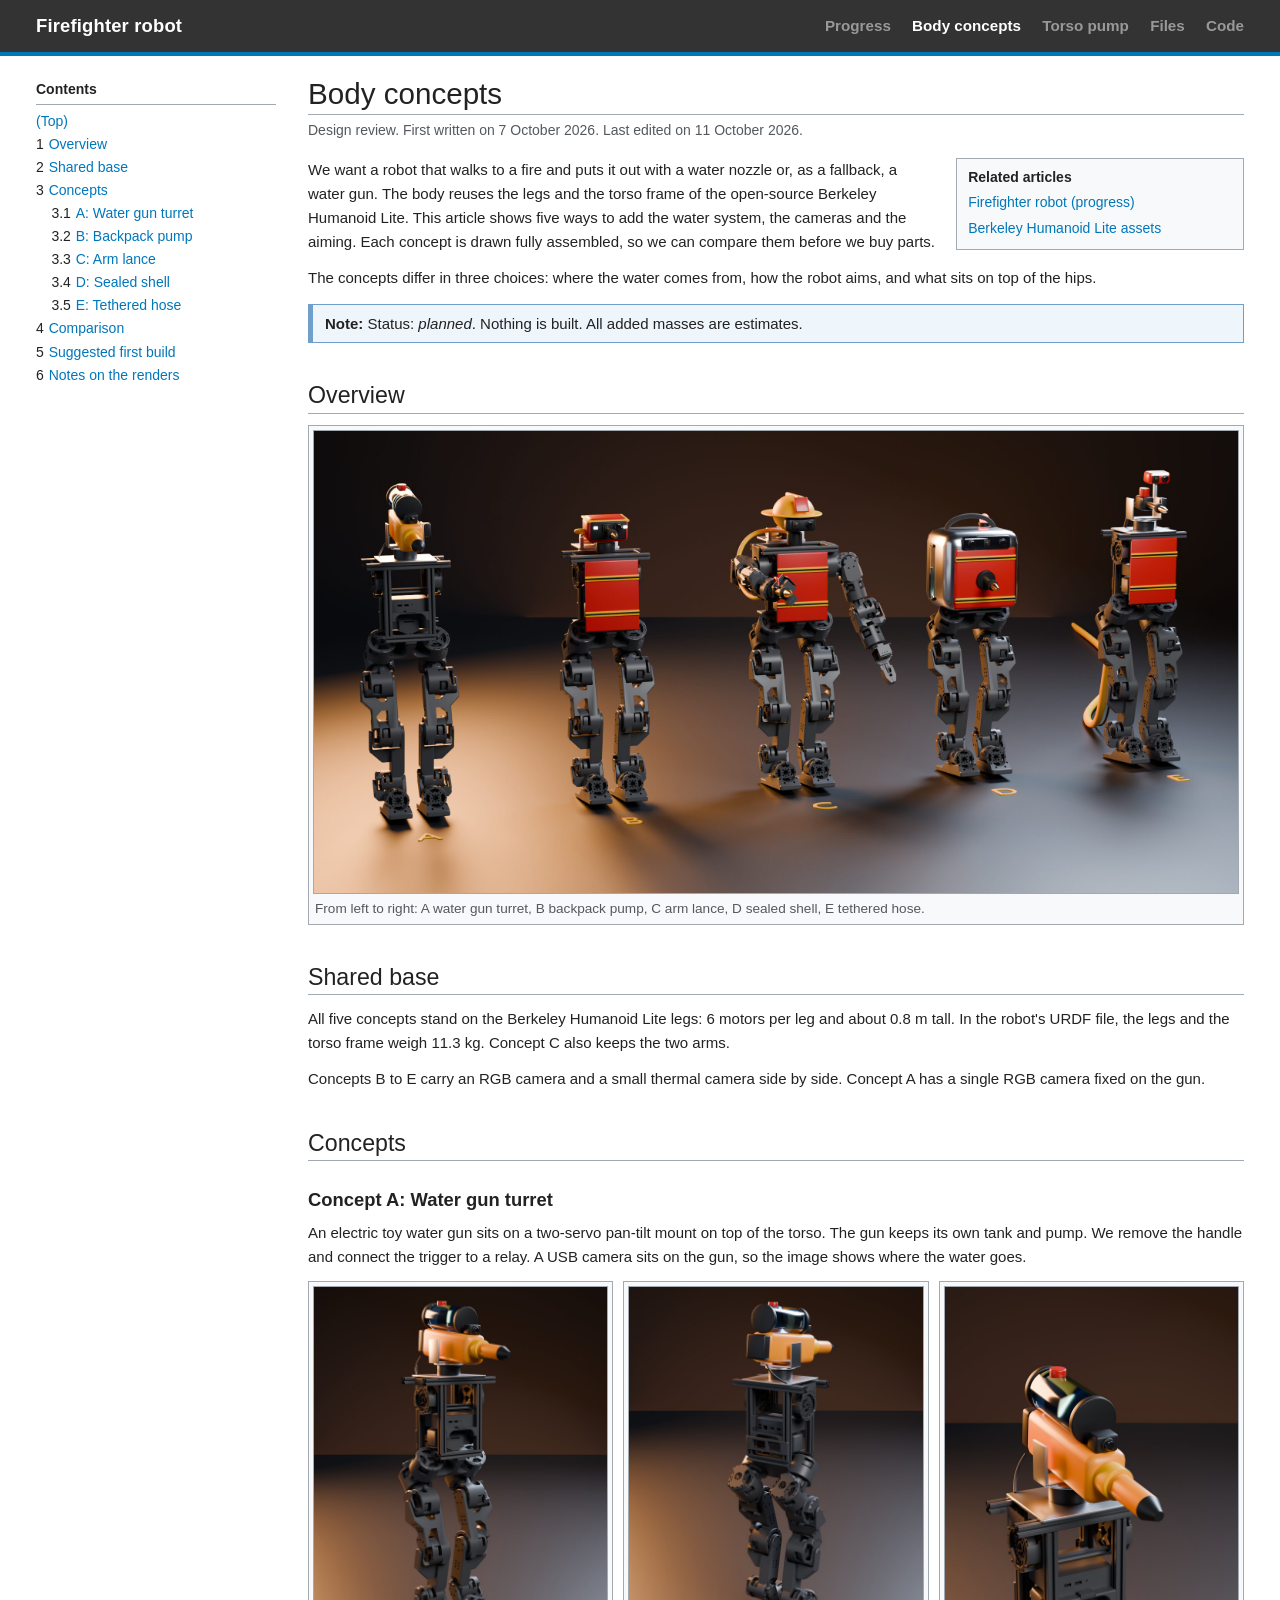
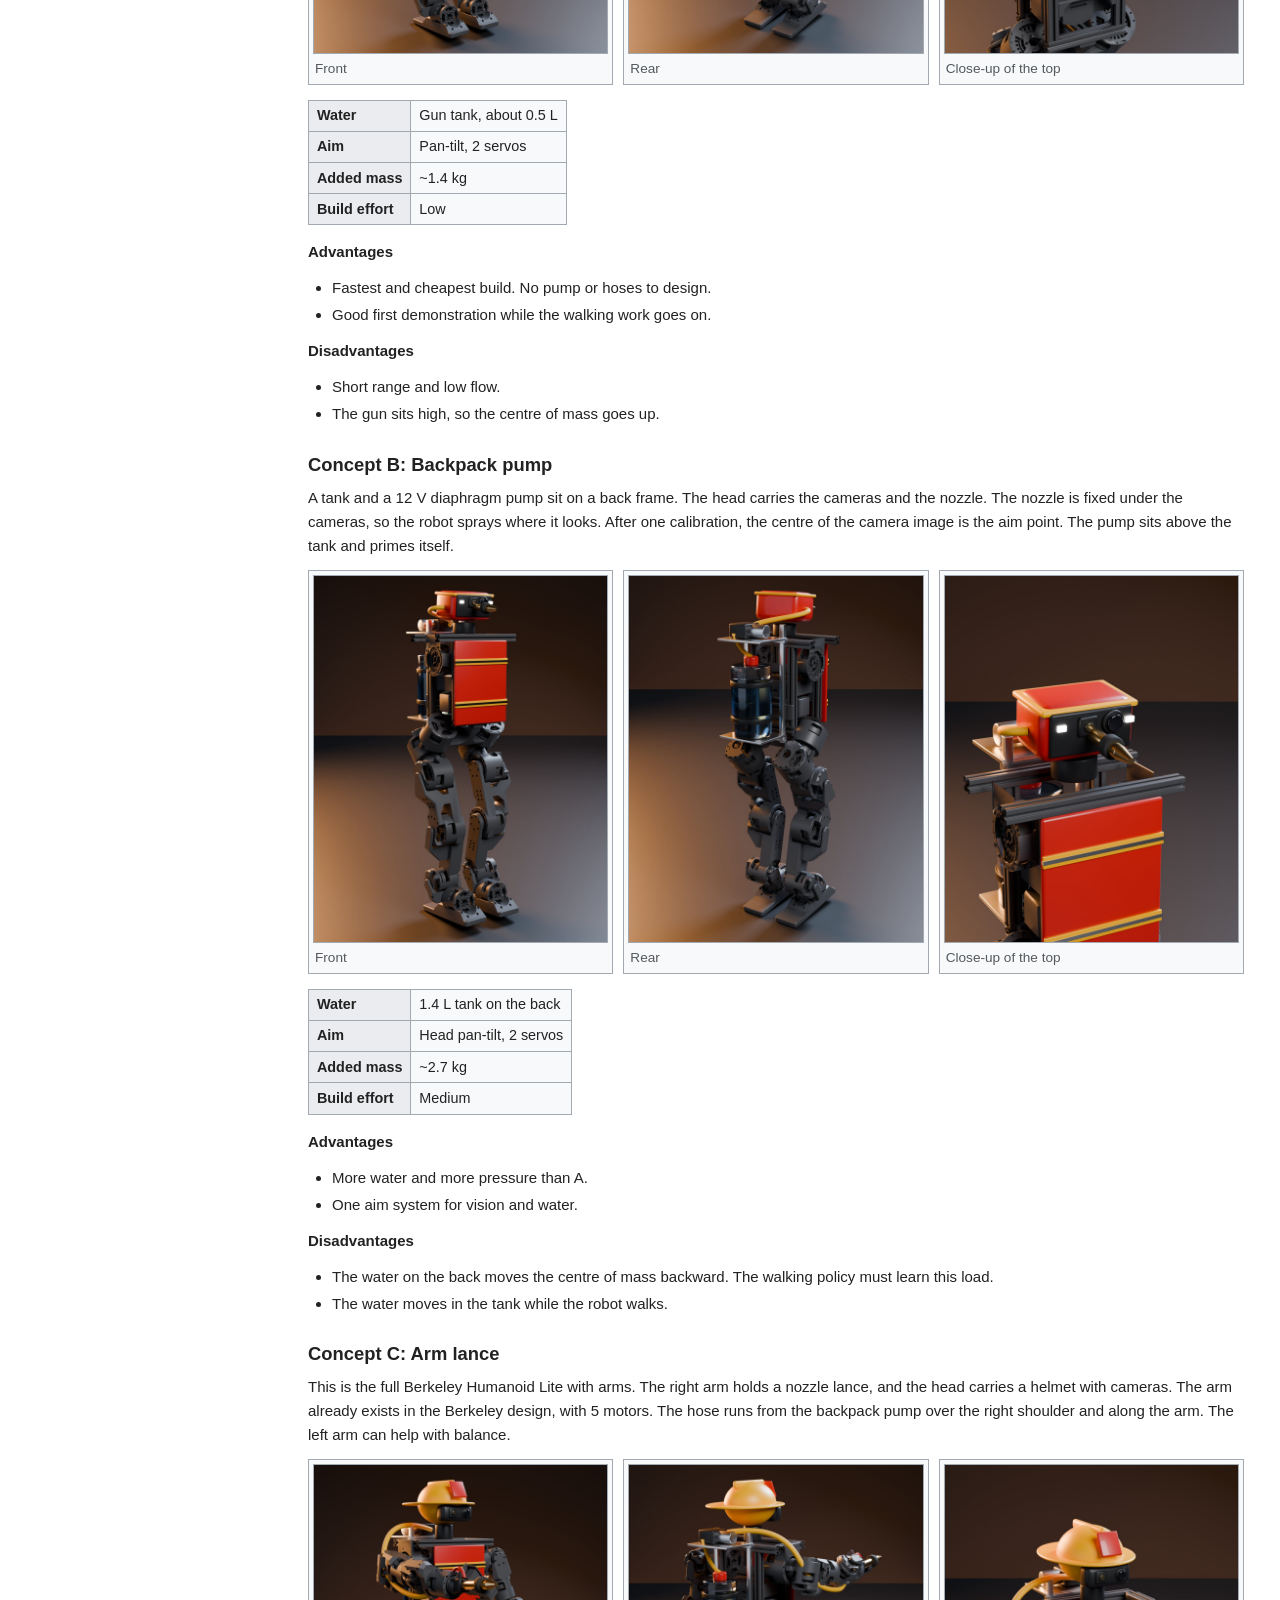
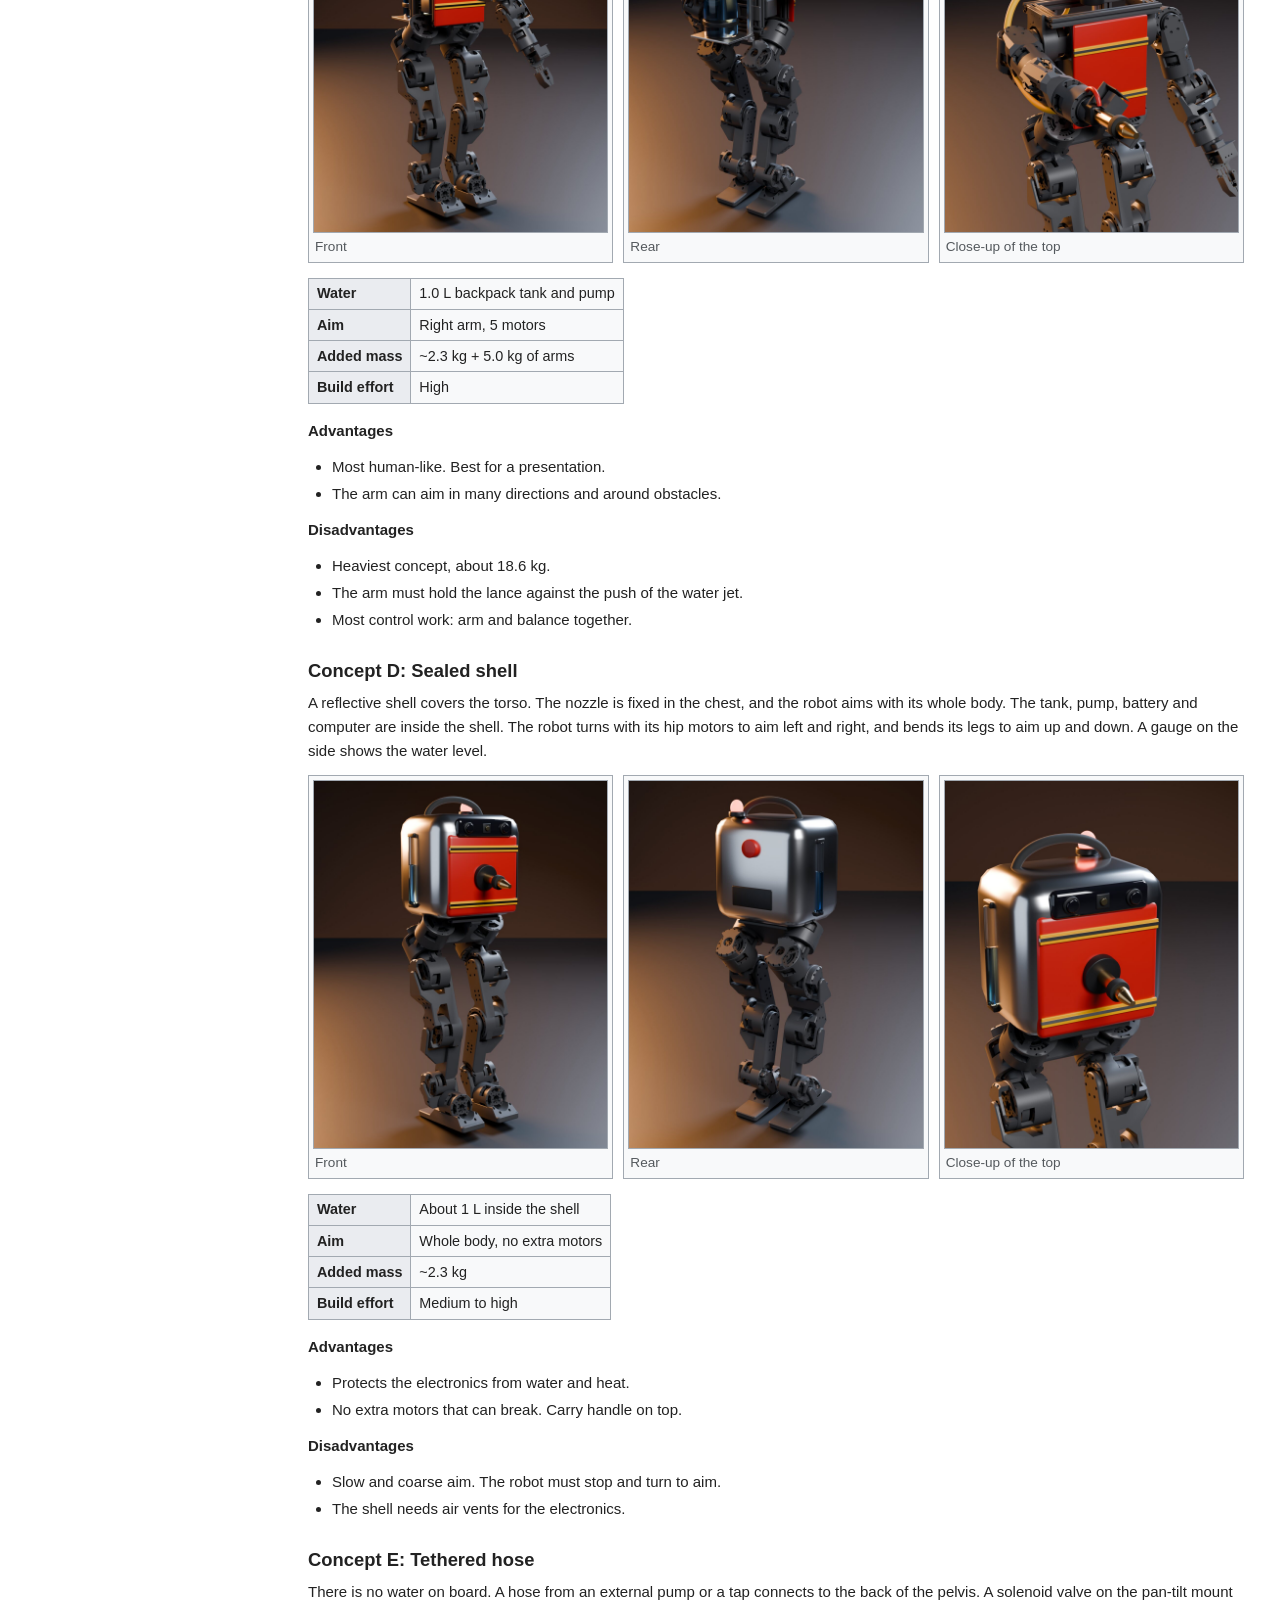
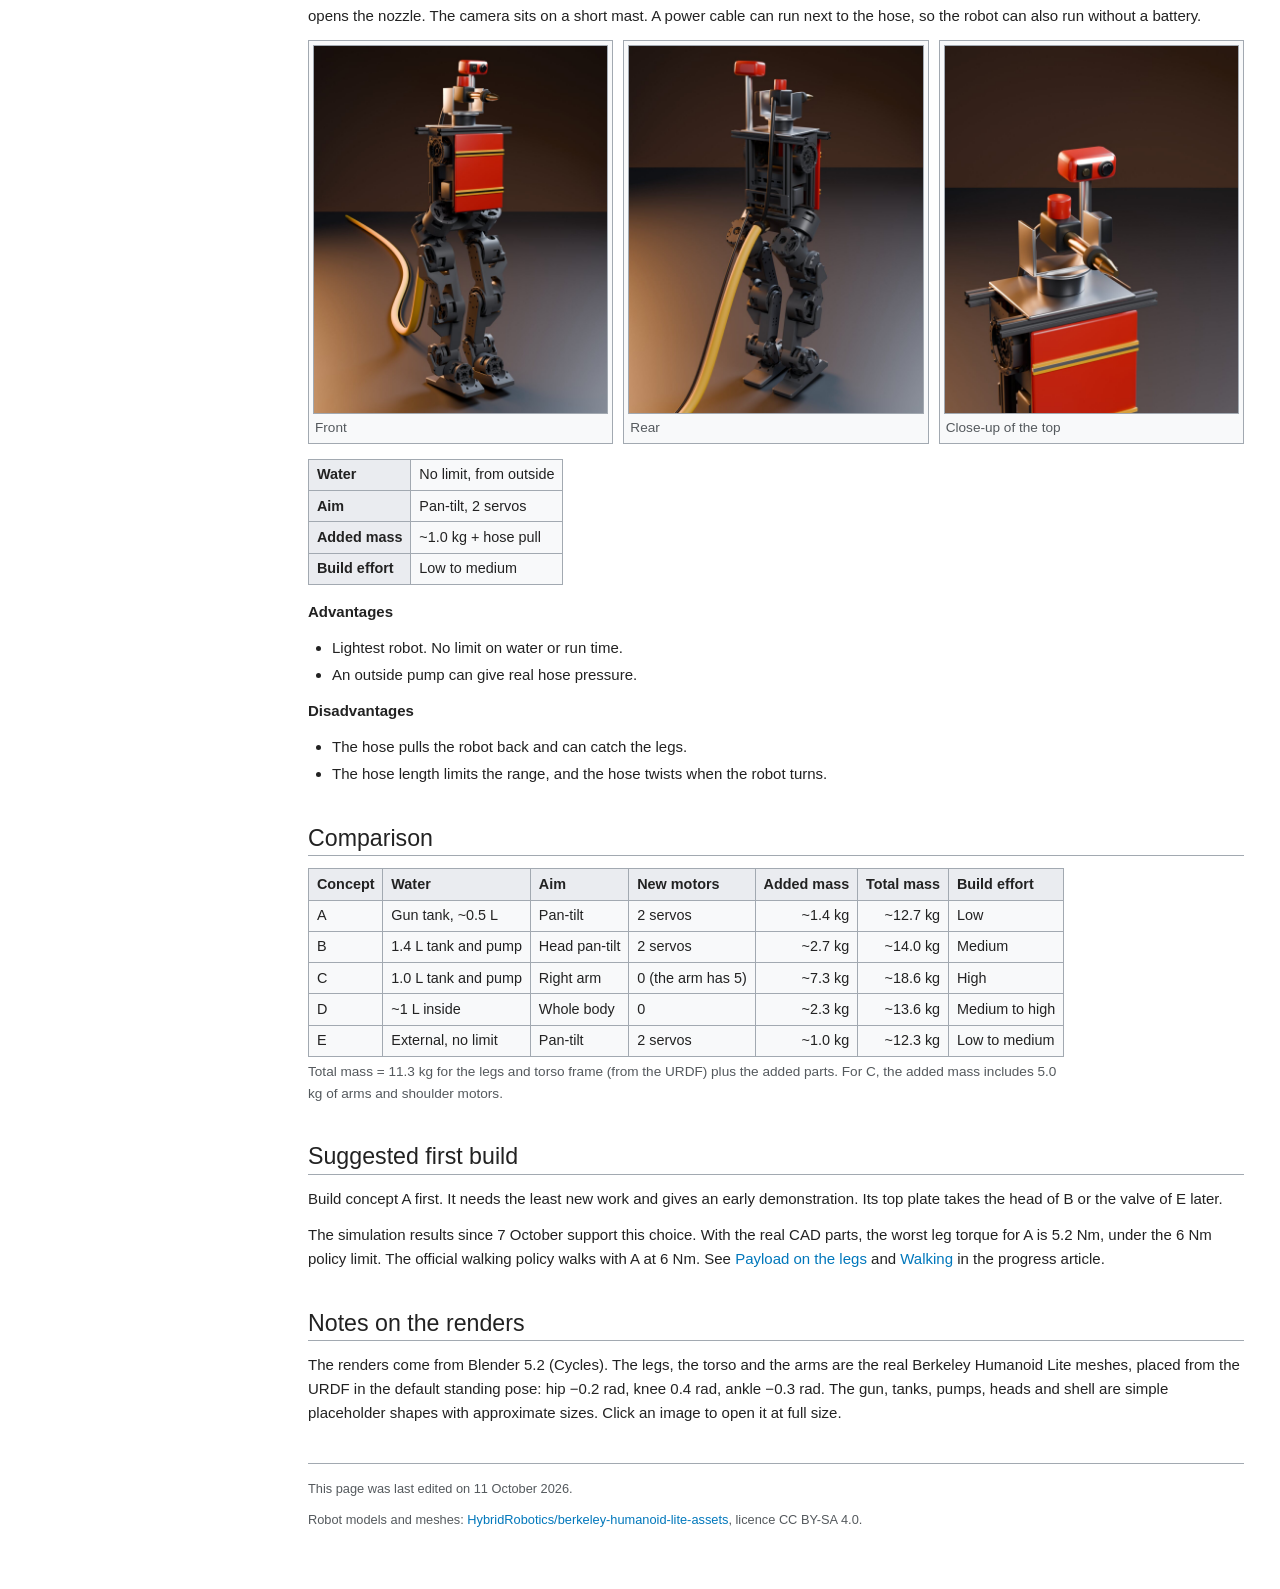
<file: concepts/index.html>
<!doctype html>
<html lang="en">
<head>
<meta charset="utf-8">
<meta name="viewport" content="width=device-width, initial-scale=1">
<title>Body concepts</title>
<meta name="description" content="Five ways to add a water system to the Berkeley Humanoid Lite legs, with renders and a comparison.">
<link rel="stylesheet" href="../wiki.css">
</head>
<body>
<header class="topbar"><div>
  <a class="name" href="../">Firefighter robot</a>
  <nav><a href="../">Progress</a><a href="./" aria-current="page">Body concepts</a><a href="../torso-pump/">Torso pump</a><a href="../#files">Files</a><a href="https://github.com/promaaa/vision-sobang">Code</a></nav>
</div></header>

<div class="page">
<nav class="toc" aria-label="Contents">
  <h2>Contents</h2>
  <ol>
    <li><a href="#top">(Top)</a></li>
    <li><a href="#overview"><span class="n">1</span>Overview</a></li>
    <li><a href="#base"><span class="n">2</span>Shared base</a></li>
    <li><a href="#concepts"><span class="n">3</span>Concepts</a>
      <ol>
        <li><a href="#a"><span class="n">3.1</span>A: Water gun turret</a></li>
        <li><a href="#b"><span class="n">3.2</span>B: Backpack pump</a></li>
        <li><a href="#c"><span class="n">3.3</span>C: Arm lance</a></li>
        <li><a href="#d"><span class="n">3.4</span>D: Sealed shell</a></li>
        <li><a href="#e"><span class="n">3.5</span>E: Tethered hose</a></li>
      </ol></li>
    <li><a href="#comparison"><span class="n">4</span>Comparison</a></li>
    <li><a href="#choice"><span class="n">5</span>Suggested first build</a></li>
    <li><a href="#renders"><span class="n">6</span>Notes on the renders</a></li>
  </ol>
</nav>

<article id="top">
<h1>Body concepts</h1>
<p class="subtitle">Design review. First written on 7 October 2026. Last edited on 11 October 2026.</p>

<div class="related">
  <b>Related articles</b>
  <ul>
    <li><a href="../">Firefighter robot (progress)</a></li>
    <li><a href="https://github.com/HybridRobotics/berkeley-humanoid-lite-assets">Berkeley Humanoid Lite assets</a></li>
  </ul>
</div>

<p>We want a robot that walks to a fire and puts it out with a water nozzle or, as a fallback, a water gun. The body reuses the legs and the torso frame of the open-source Berkeley Humanoid Lite. This article shows five ways to add the water system, the cameras and the aiming. Each concept is drawn fully assembled, so we can compare them before we buy parts.</p>
<p>The concepts differ in three choices: where the water comes from, how the robot aims, and what sits on top of the hips.</p>
<div class="box note"><b>Note:</b> Status: <i>planned</i>. Nothing is built. All added masses are estimates.</div>

<h2 id="overview">Overview</h2>
<figure class="thumb">
  <a href="lineup.jpg"><img src="lineup.jpg" width="2400" height="1200" alt="Five robot concepts side by side" loading="lazy"></a>
  <figcaption>From left to right: A water gun turret, B backpack pump, C arm lance, D sealed shell, E tethered hose.</figcaption>
</figure>

<h2 id="base">Shared base</h2>
<p>All five concepts stand on the Berkeley Humanoid Lite legs: 6 motors per leg and about 0.8 m tall. In the robot's URDF file, the legs and the torso frame weigh 11.3 kg. Concept C also keeps the two arms.</p>
<p>Concepts B to E carry an RGB camera and a small thermal camera side by side. Concept A has a single RGB camera fixed on the gun.</p>

<h2 id="concepts">Concepts</h2>
<h3 id="a">Concept A: Water gun turret</h3>
<p>An electric toy water gun sits on a two-servo pan-tilt mount on top of the torso. The gun keeps its own tank and pump. We remove the handle and connect the trigger to a relay. A USB camera sits on the gun, so the image shows where the water goes.</p>
<div class="gallery">
  <figure class="thumb"><a href="concept_A_front.jpg"><img src="concept_A_front.jpg" width="1200" height="1500" alt="Concept A, front" loading="lazy"></a><figcaption>Front</figcaption></figure>
  <figure class="thumb"><a href="concept_A_rear.jpg"><img src="concept_A_rear.jpg" width="1200" height="1500" alt="Concept A, rear" loading="lazy"></a><figcaption>Rear</figcaption></figure>
  <figure class="thumb"><a href="concept_A_detail.jpg"><img src="concept_A_detail.jpg" width="1200" height="1500" alt="Concept A, close-up of the top" loading="lazy"></a><figcaption>Close-up of the top</figcaption></figure>
</div>
<div class="scroll"><table>
<tr><th>Water</th><td>Gun tank, about 0.5 L</td></tr>
<tr><th>Aim</th><td>Pan-tilt, 2 servos</td></tr>
<tr><th>Added mass</th><td>~1.4 kg</td></tr>
<tr><th>Build effort</th><td>Low</td></tr>
</table></div>
<p><b>Advantages</b></p>
<ul>
  <li>Fastest and cheapest build. No pump or hoses to design.</li>
  <li>Good first demonstration while the walking work goes on.</li>
</ul>
<p><b>Disadvantages</b></p>
<ul>
  <li>Short range and low flow.</li>
  <li>The gun sits high, so the centre of mass goes up.</li>
</ul>

<h3 id="b">Concept B: Backpack pump</h3>
<p>A tank and a 12 V diaphragm pump sit on a back frame. The head carries the cameras and the nozzle. The nozzle is fixed under the cameras, so the robot sprays where it looks. After one calibration, the centre of the camera image is the aim point. The pump sits above the tank and primes itself.</p>
<div class="gallery">
  <figure class="thumb"><a href="concept_B_front.jpg"><img src="concept_B_front.jpg" width="1200" height="1500" alt="Concept B, front" loading="lazy"></a><figcaption>Front</figcaption></figure>
  <figure class="thumb"><a href="concept_B_rear.jpg"><img src="concept_B_rear.jpg" width="1200" height="1500" alt="Concept B, rear" loading="lazy"></a><figcaption>Rear</figcaption></figure>
  <figure class="thumb"><a href="concept_B_detail.jpg"><img src="concept_B_detail.jpg" width="1200" height="1500" alt="Concept B, close-up of the top" loading="lazy"></a><figcaption>Close-up of the top</figcaption></figure>
</div>
<div class="scroll"><table>
<tr><th>Water</th><td>1.4 L tank on the back</td></tr>
<tr><th>Aim</th><td>Head pan-tilt, 2 servos</td></tr>
<tr><th>Added mass</th><td>~2.7 kg</td></tr>
<tr><th>Build effort</th><td>Medium</td></tr>
</table></div>
<p><b>Advantages</b></p>
<ul>
  <li>More water and more pressure than A.</li>
  <li>One aim system for vision and water.</li>
</ul>
<p><b>Disadvantages</b></p>
<ul>
  <li>The water on the back moves the centre of mass backward. The walking policy must learn this load.</li>
  <li>The water moves in the tank while the robot walks.</li>
</ul>

<h3 id="c">Concept C: Arm lance</h3>
<p>This is the full Berkeley Humanoid Lite with arms. The right arm holds a nozzle lance, and the head carries a helmet with cameras. The arm already exists in the Berkeley design, with 5 motors. The hose runs from the backpack pump over the right shoulder and along the arm. The left arm can help with balance.</p>
<div class="gallery">
  <figure class="thumb"><a href="concept_C_front.jpg"><img src="concept_C_front.jpg" width="1200" height="1500" alt="Concept C, front" loading="lazy"></a><figcaption>Front</figcaption></figure>
  <figure class="thumb"><a href="concept_C_rear.jpg"><img src="concept_C_rear.jpg" width="1200" height="1500" alt="Concept C, rear" loading="lazy"></a><figcaption>Rear</figcaption></figure>
  <figure class="thumb"><a href="concept_C_detail.jpg"><img src="concept_C_detail.jpg" width="1200" height="1500" alt="Concept C, close-up of the top" loading="lazy"></a><figcaption>Close-up of the top</figcaption></figure>
</div>
<div class="scroll"><table>
<tr><th>Water</th><td>1.0 L backpack tank and pump</td></tr>
<tr><th>Aim</th><td>Right arm, 5 motors</td></tr>
<tr><th>Added mass</th><td>~2.3 kg + 5.0 kg of arms</td></tr>
<tr><th>Build effort</th><td>High</td></tr>
</table></div>
<p><b>Advantages</b></p>
<ul>
  <li>Most human-like. Best for a presentation.</li>
  <li>The arm can aim in many directions and around obstacles.</li>
</ul>
<p><b>Disadvantages</b></p>
<ul>
  <li>Heaviest concept, about 18.6 kg.</li>
  <li>The arm must hold the lance against the push of the water jet.</li>
  <li>Most control work: arm and balance together.</li>
</ul>

<h3 id="d">Concept D: Sealed shell</h3>
<p>A reflective shell covers the torso. The nozzle is fixed in the chest, and the robot aims with its whole body. The tank, pump, battery and computer are inside the shell. The robot turns with its hip motors to aim left and right, and bends its legs to aim up and down. A gauge on the side shows the water level.</p>
<div class="gallery">
  <figure class="thumb"><a href="concept_D_front.jpg"><img src="concept_D_front.jpg" width="1200" height="1500" alt="Concept D, front" loading="lazy"></a><figcaption>Front</figcaption></figure>
  <figure class="thumb"><a href="concept_D_rear.jpg"><img src="concept_D_rear.jpg" width="1200" height="1500" alt="Concept D, rear" loading="lazy"></a><figcaption>Rear</figcaption></figure>
  <figure class="thumb"><a href="concept_D_detail.jpg"><img src="concept_D_detail.jpg" width="1200" height="1500" alt="Concept D, close-up of the top" loading="lazy"></a><figcaption>Close-up of the top</figcaption></figure>
</div>
<div class="scroll"><table>
<tr><th>Water</th><td>About 1 L inside the shell</td></tr>
<tr><th>Aim</th><td>Whole body, no extra motors</td></tr>
<tr><th>Added mass</th><td>~2.3 kg</td></tr>
<tr><th>Build effort</th><td>Medium to high</td></tr>
</table></div>
<p><b>Advantages</b></p>
<ul>
  <li>Protects the electronics from water and heat.</li>
  <li>No extra motors that can break. Carry handle on top.</li>
</ul>
<p><b>Disadvantages</b></p>
<ul>
  <li>Slow and coarse aim. The robot must stop and turn to aim.</li>
  <li>The shell needs air vents for the electronics.</li>
</ul>

<h3 id="e">Concept E: Tethered hose</h3>
<p>There is no water on board. A hose from an external pump or a tap connects to the back of the pelvis. A solenoid valve on the pan-tilt mount opens the nozzle. The camera sits on a short mast. A power cable can run next to the hose, so the robot can also run without a battery.</p>
<div class="gallery">
  <figure class="thumb"><a href="concept_E_front.jpg"><img src="concept_E_front.jpg" width="1200" height="1500" alt="Concept E, front" loading="lazy"></a><figcaption>Front</figcaption></figure>
  <figure class="thumb"><a href="concept_E_rear.jpg"><img src="concept_E_rear.jpg" width="1200" height="1500" alt="Concept E, rear" loading="lazy"></a><figcaption>Rear</figcaption></figure>
  <figure class="thumb"><a href="concept_E_detail.jpg"><img src="concept_E_detail.jpg" width="1200" height="1500" alt="Concept E, close-up of the top" loading="lazy"></a><figcaption>Close-up of the top</figcaption></figure>
</div>
<div class="scroll"><table>
<tr><th>Water</th><td>No limit, from outside</td></tr>
<tr><th>Aim</th><td>Pan-tilt, 2 servos</td></tr>
<tr><th>Added mass</th><td>~1.0 kg + hose pull</td></tr>
<tr><th>Build effort</th><td>Low to medium</td></tr>
</table></div>
<p><b>Advantages</b></p>
<ul>
  <li>Lightest robot. No limit on water or run time.</li>
  <li>An outside pump can give real hose pressure.</li>
</ul>
<p><b>Disadvantages</b></p>
<ul>
  <li>The hose pulls the robot back and can catch the legs.</li>
  <li>The hose length limits the range, and the hose twists when the robot turns.</li>
</ul>

<h2 id="comparison">Comparison</h2>
<div class="scroll"><table class="wide">
<tr><th>Concept</th><th>Water</th><th>Aim</th><th>New motors</th><th class="r">Added mass</th><th class="r">Total mass</th><th>Build effort</th></tr>
<tr><td>A</td><td>Gun tank, ~0.5 L</td><td>Pan-tilt</td><td>2 servos</td><td class="r">~1.4 kg</td><td class="r">~12.7 kg</td><td>Low</td></tr>
<tr><td>B</td><td>1.4 L tank and pump</td><td>Head pan-tilt</td><td>2 servos</td><td class="r">~2.7 kg</td><td class="r">~14.0 kg</td><td>Medium</td></tr>
<tr><td>C</td><td>1.0 L tank and pump</td><td>Right arm</td><td>0 (the arm has 5)</td><td class="r">~7.3 kg</td><td class="r">~18.6 kg</td><td>High</td></tr>
<tr><td>D</td><td>~1 L inside</td><td>Whole body</td><td>0</td><td class="r">~2.3 kg</td><td class="r">~13.6 kg</td><td>Medium to high</td></tr>
<tr><td>E</td><td>External, no limit</td><td>Pan-tilt</td><td>2 servos</td><td class="r">~1.0 kg</td><td class="r">~12.3 kg</td><td>Low to medium</td></tr>
<caption>Total mass = 11.3 kg for the legs and torso frame (from the URDF) plus the added parts. For C, the added mass includes 5.0 kg of arms and shoulder motors.</caption>
</table></div>

<h2 id="choice">Suggested first build</h2>
<p>Build concept A first. It needs the least new work and gives an early demonstration. Its top plate takes the head of B or the valve of E later.</p>
<p>The simulation results since 7 October support this choice. With the real CAD parts, the worst leg torque for A is 5.2 Nm, under the 6 Nm policy limit. The official walking policy walks with A at 6 Nm. See <a href="../#payload">Payload on the legs</a> and <a href="../#walking">Walking</a> in the progress article.</p>

<h2 id="renders">Notes on the renders</h2>
<p>The renders come from Blender 5.2 (Cycles). The legs, the torso and the arms are the real Berkeley Humanoid Lite meshes, placed from the URDF in the default standing pose: hip −0.2 rad, knee 0.4 rad, ankle −0.3 rad. The gun, tanks, pumps, heads and shell are simple placeholder shapes with approximate sizes. Click an image to open it at full size.</p>

<footer>
  <p>This page was last edited on 11 October 2026.</p>
  <p>Robot models and meshes: <a href="https://github.com/HybridRobotics/berkeley-humanoid-lite-assets">HybridRobotics/berkeley-humanoid-lite-assets</a>, licence CC BY-SA 4.0.</p>
</footer>
</article>
</div>
</body>
</html>
</file>
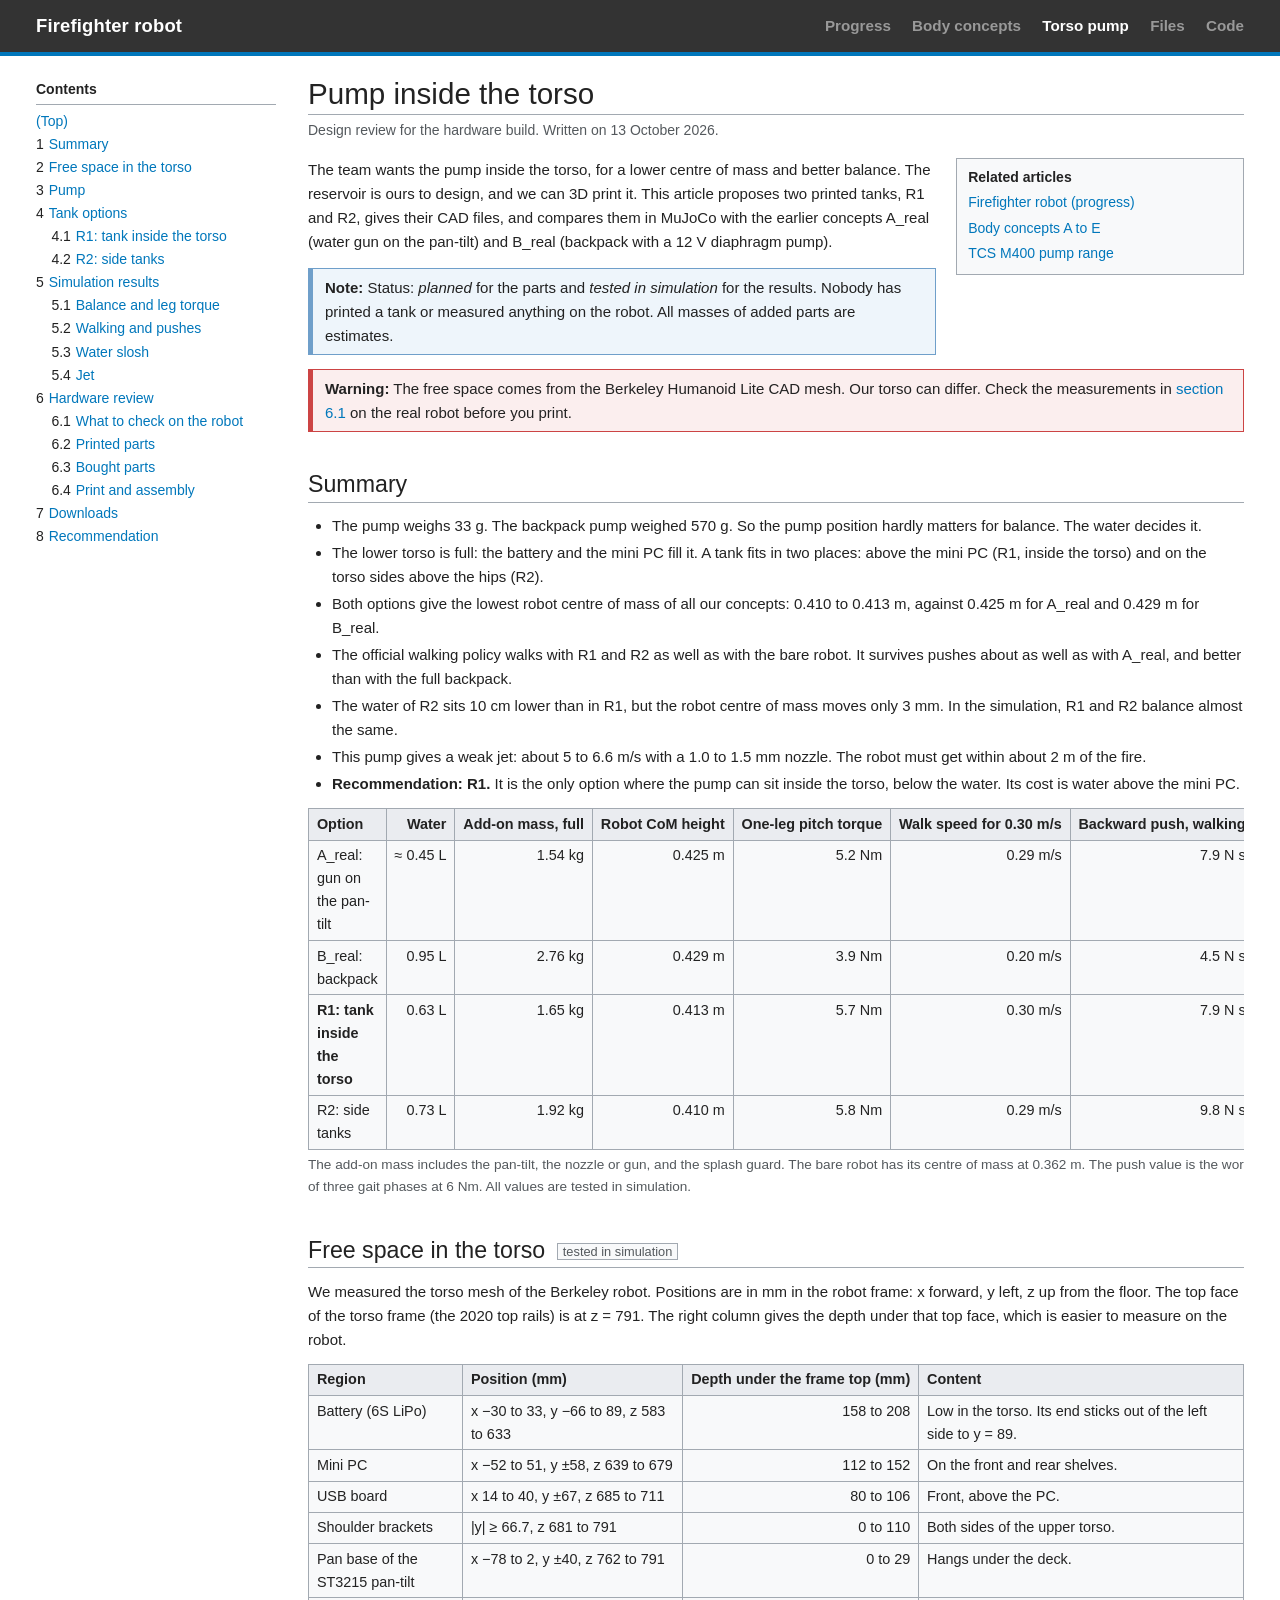
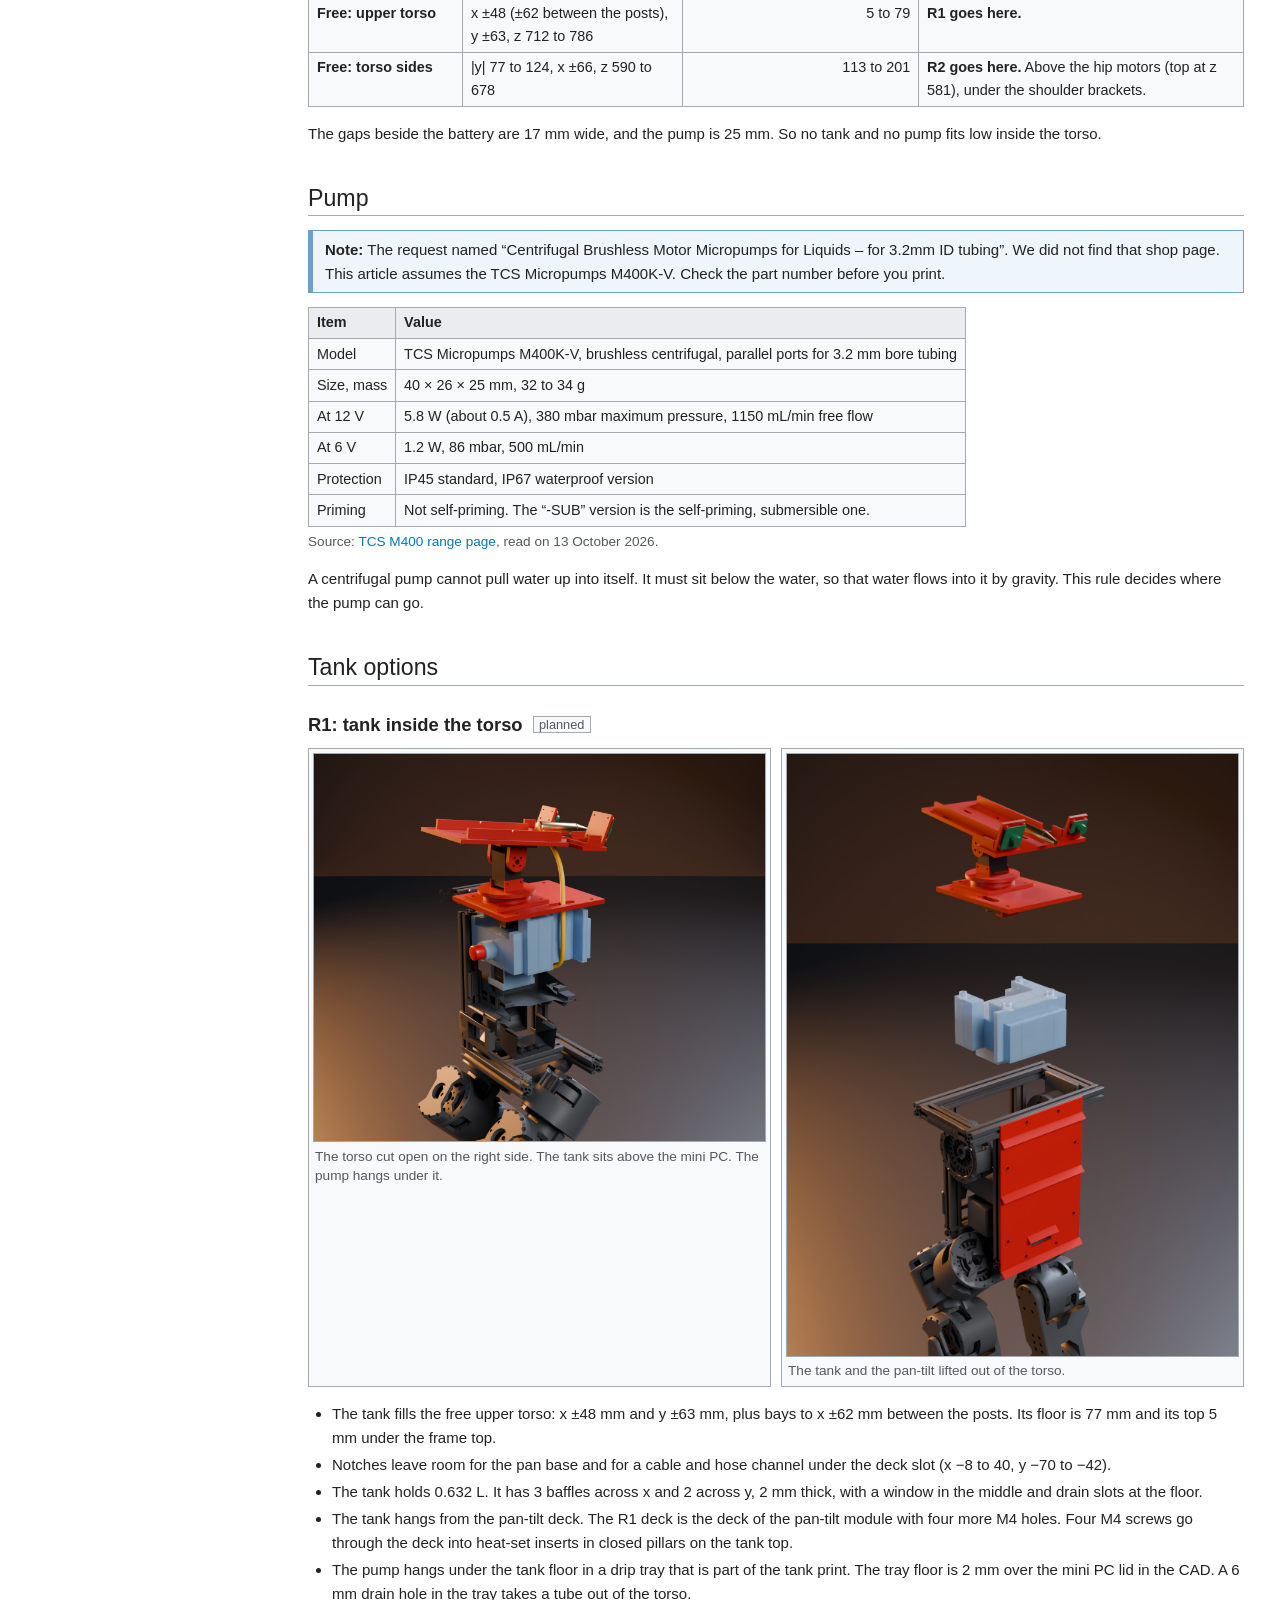
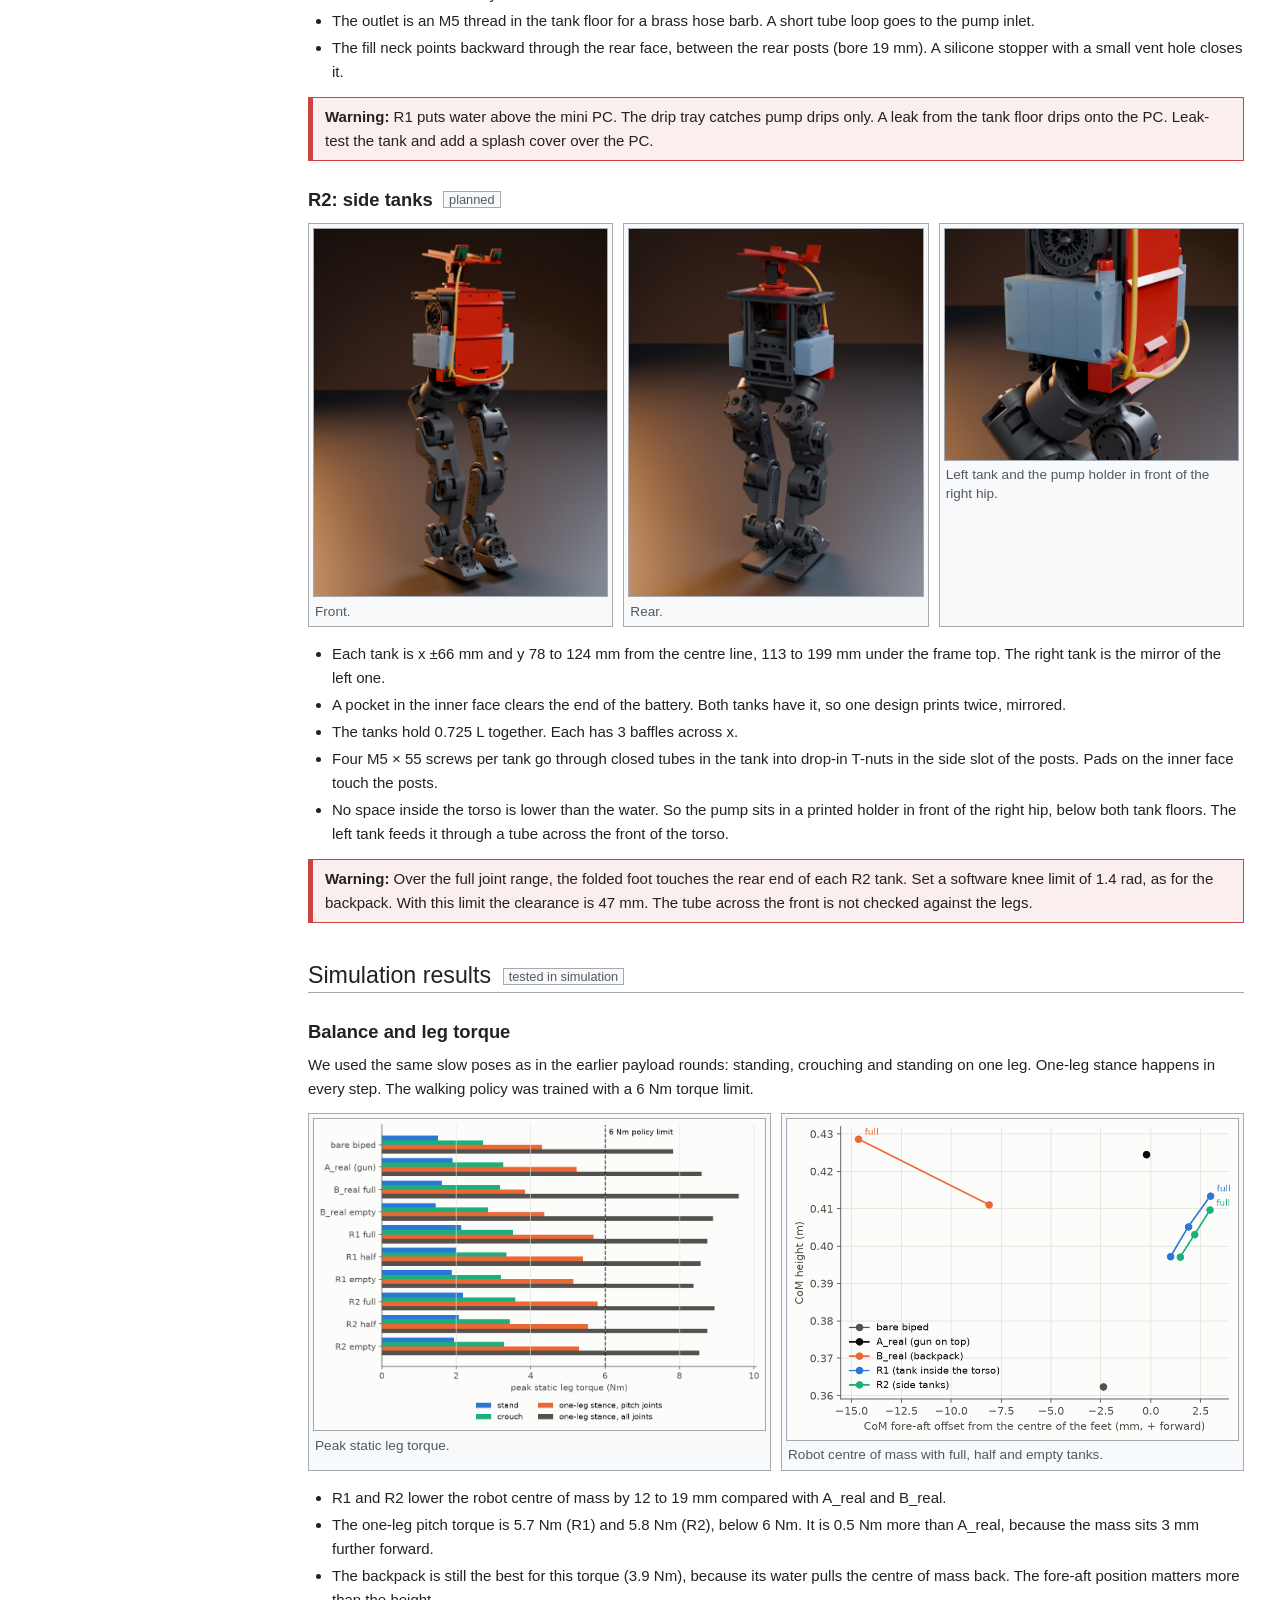
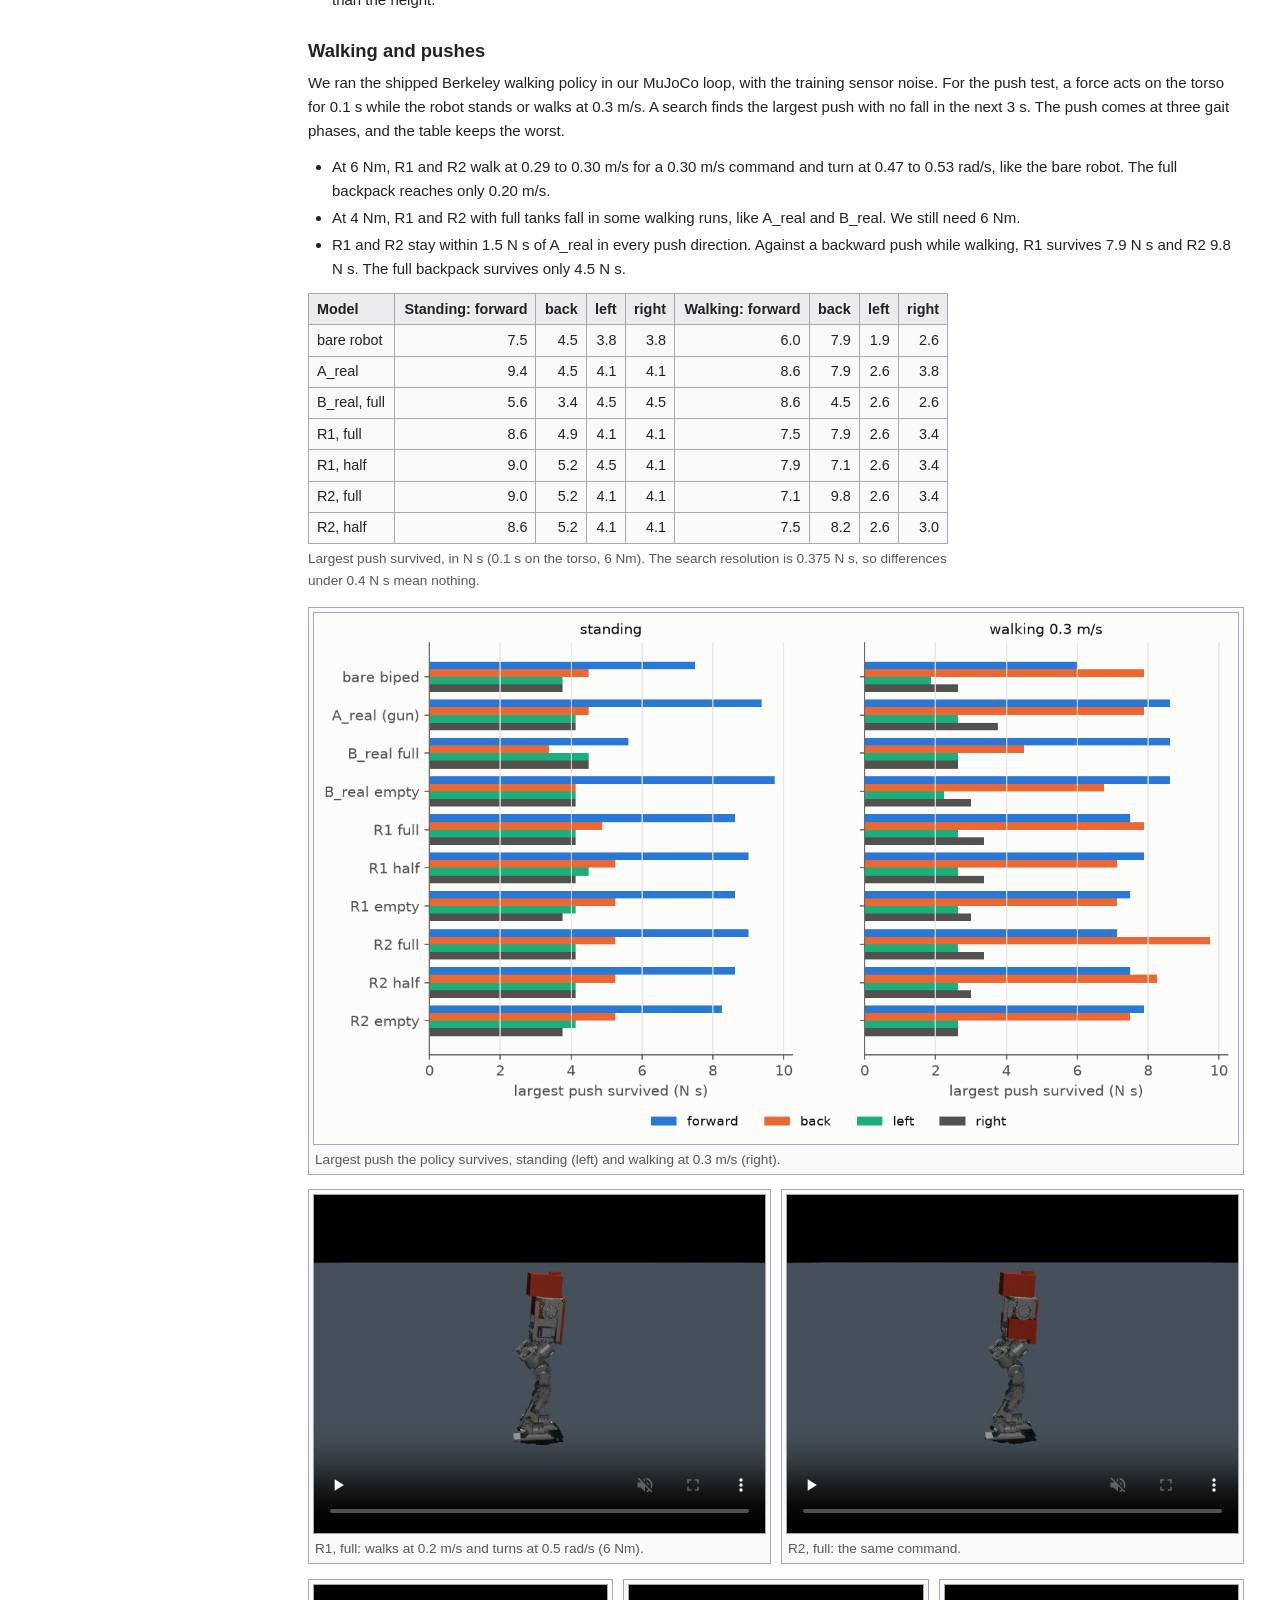
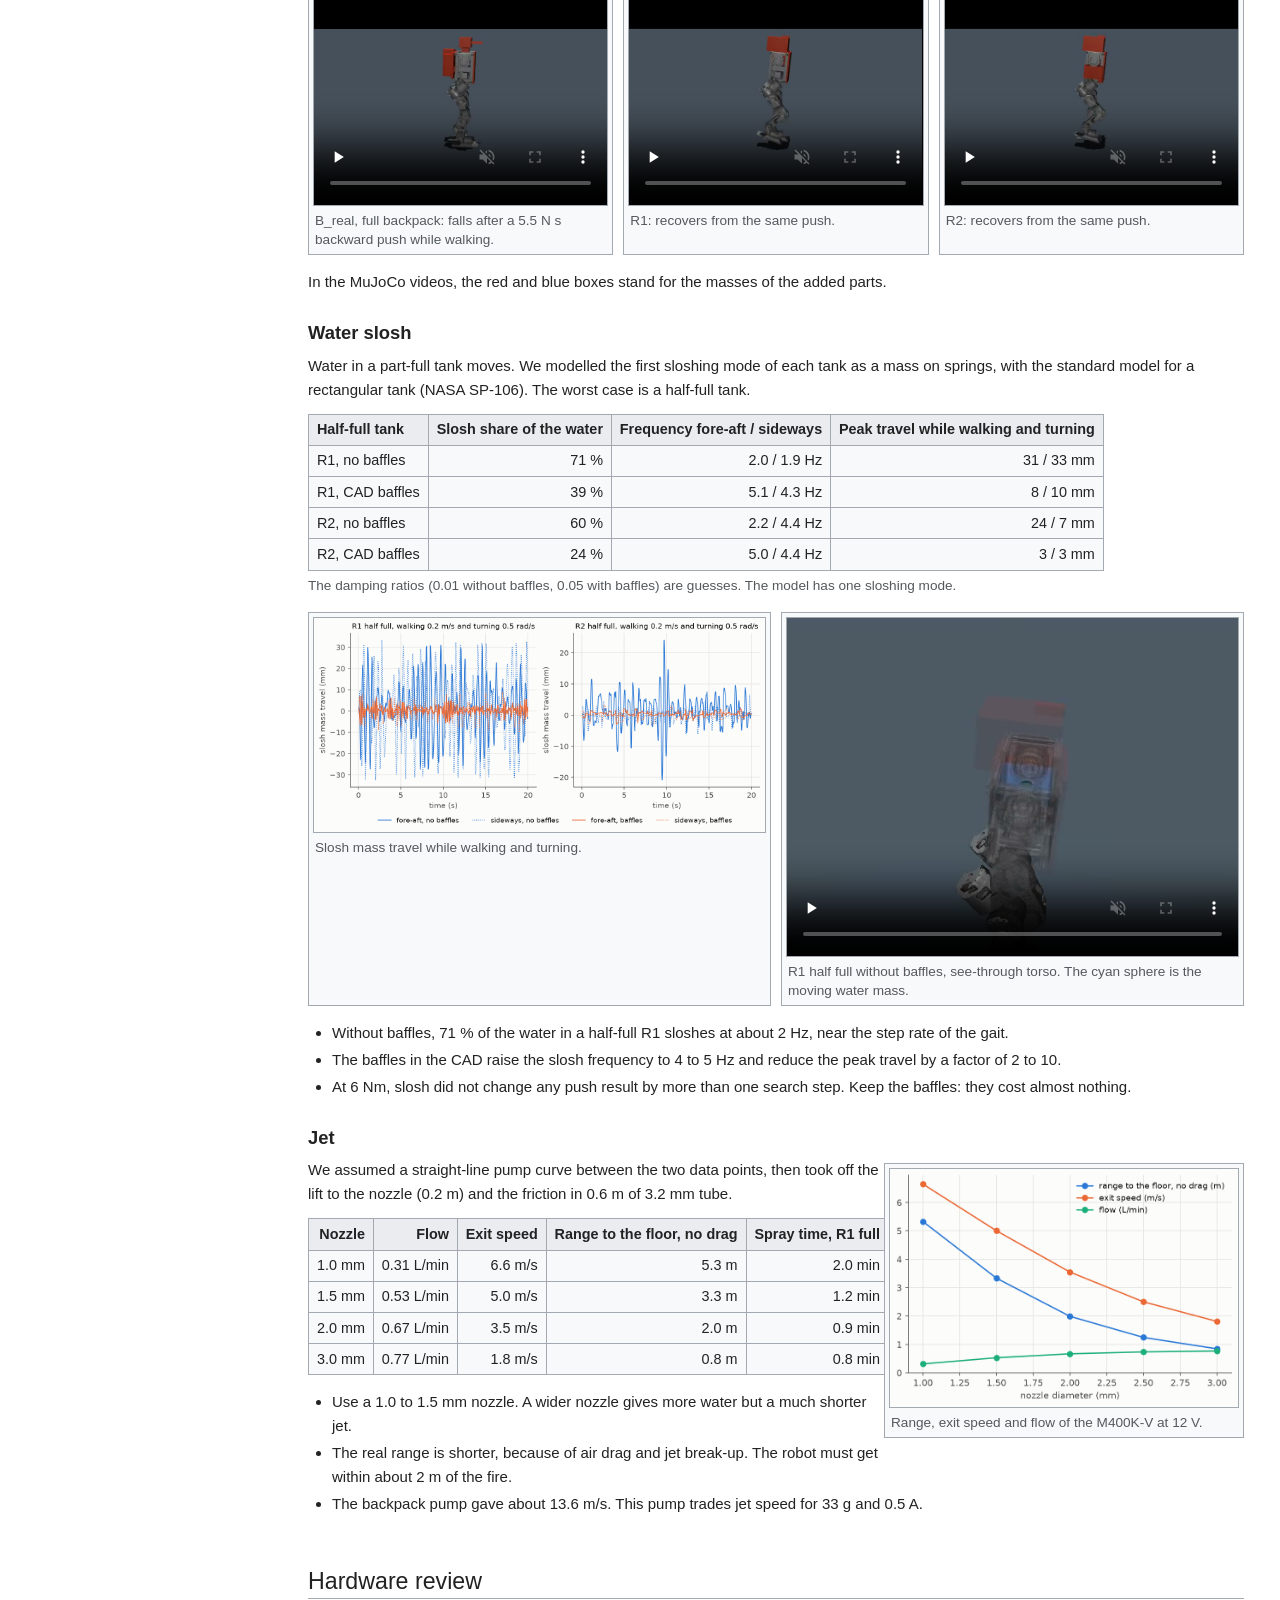
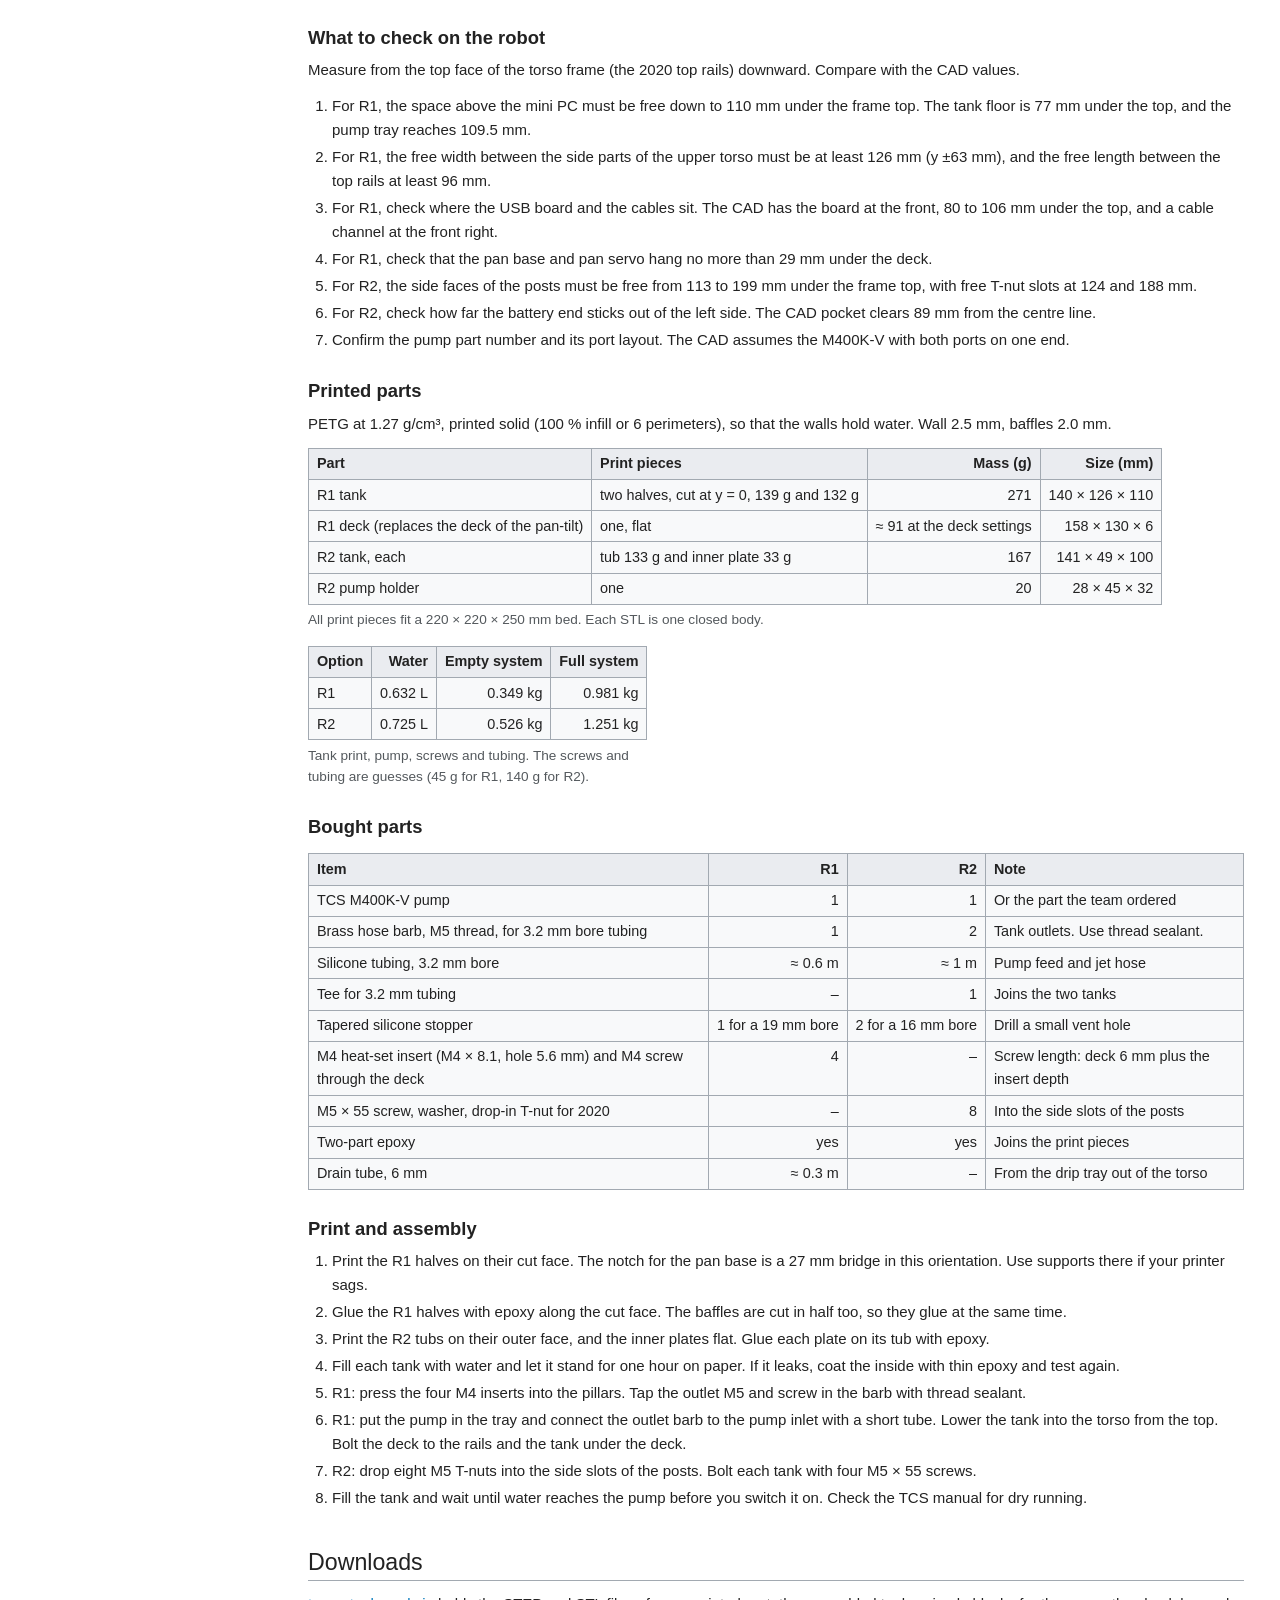
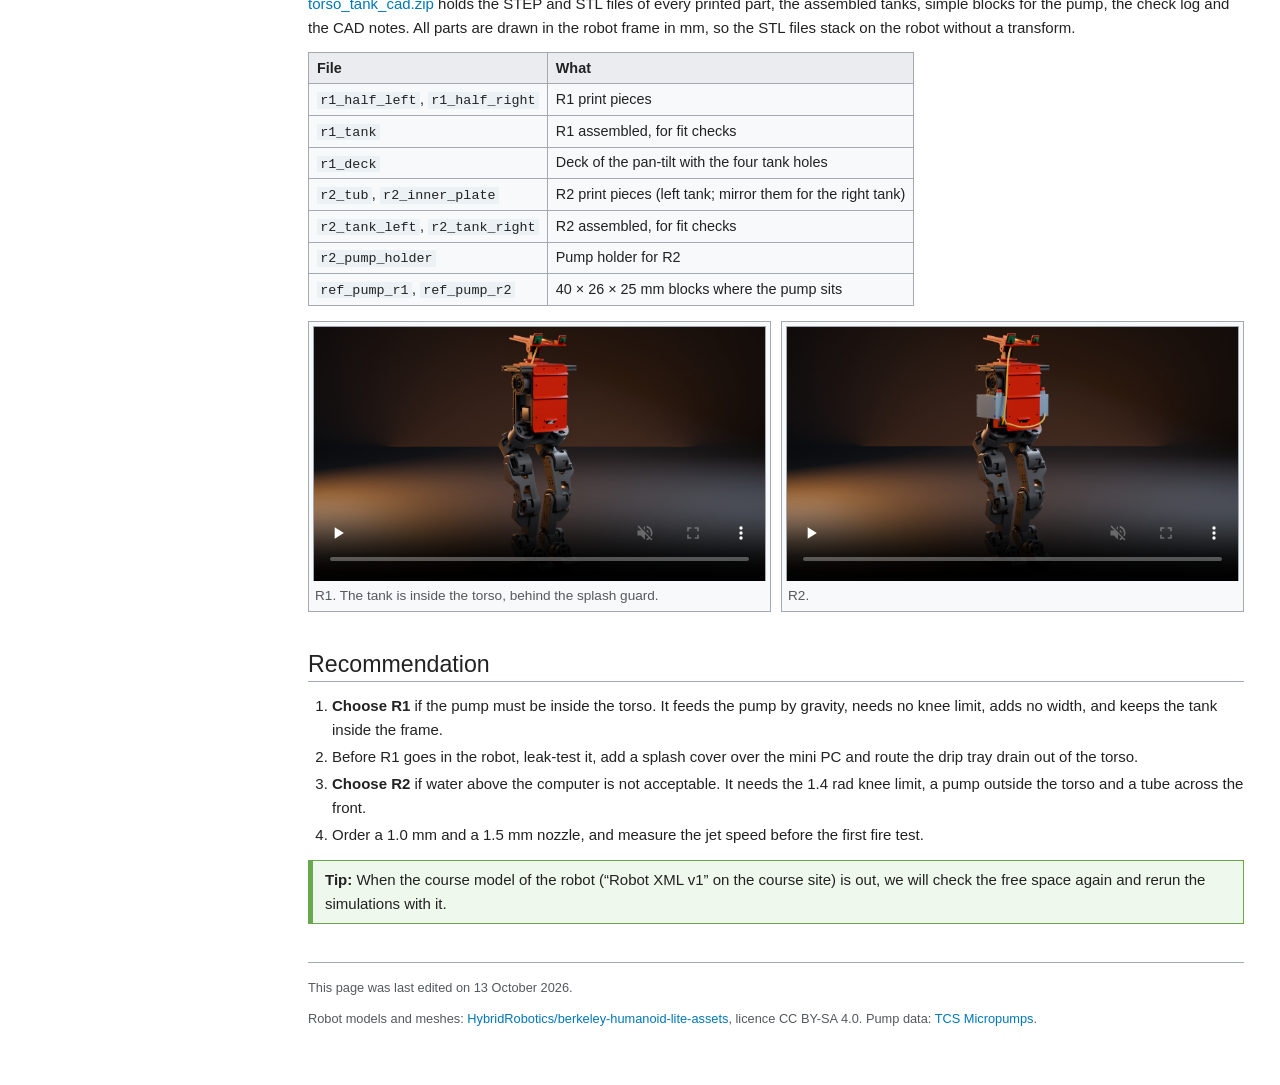
<file: torso-pump/index.html>
<!doctype html>
<html lang="en">
<head>
<meta charset="utf-8">
<meta name="viewport" content="width=device-width, initial-scale=1">
<title>Pump inside the torso</title>
<meta name="description" content="Two printed water tanks for a micropump inside the torso of the firefighter robot, with CAD files, simulation results and a checklist for the hardware review.">
<link rel="stylesheet" href="../wiki.css">
</head>
<body>
<header class="topbar"><div>
  <a class="name" href="../">Firefighter robot</a>
  <nav><a href="../">Progress</a><a href="../concepts/">Body concepts</a><a href="./" aria-current="page">Torso pump</a><a href="../#files">Files</a><a href="https://github.com/promaaa/vision-sobang">Code</a></nav>
</div></header>

<div class="page">
<nav class="toc" aria-label="Contents">
  <h2>Contents</h2>
  <ol>
    <li><a href="#top">(Top)</a></li>
    <li><a href="#summary"><span class="n">1</span>Summary</a></li>
    <li><a href="#space"><span class="n">2</span>Free space in the torso</a></li>
    <li><a href="#pump"><span class="n">3</span>Pump</a></li>
    <li><a href="#tanks"><span class="n">4</span>Tank options</a>
      <ol>
        <li><a href="#r1"><span class="n">4.1</span>R1: tank inside the torso</a></li>
        <li><a href="#r2"><span class="n">4.2</span>R2: side tanks</a></li>
      </ol></li>
    <li><a href="#sim"><span class="n">5</span>Simulation results</a>
      <ol>
        <li><a href="#statics"><span class="n">5.1</span>Balance and leg torque</a></li>
        <li><a href="#walking"><span class="n">5.2</span>Walking and pushes</a></li>
        <li><a href="#slosh"><span class="n">5.3</span>Water slosh</a></li>
        <li><a href="#jet"><span class="n">5.4</span>Jet</a></li>
      </ol></li>
    <li><a href="#review"><span class="n">6</span>Hardware review</a>
      <ol>
        <li><a href="#checklist"><span class="n">6.1</span>What to check on the robot</a></li>
        <li><a href="#parts"><span class="n">6.2</span>Printed parts</a></li>
        <li><a href="#hardware"><span class="n">6.3</span>Bought parts</a></li>
        <li><a href="#assembly"><span class="n">6.4</span>Print and assembly</a></li>
      </ol></li>
    <li><a href="#downloads"><span class="n">7</span>Downloads</a></li>
    <li><a href="#decision"><span class="n">8</span>Recommendation</a></li>
  </ol>
</nav>

<article id="top">
<h1>Pump inside the torso</h1>
<p class="subtitle">Design review for the hardware build. Written on 13 October 2026.</p>

<div class="related">
  <b>Related articles</b>
  <ul>
    <li><a href="../">Firefighter robot (progress)</a></li>
    <li><a href="../concepts/">Body concepts A to E</a></li>
    <li><a href="http://www.miniaturepumps.co.uk/TCSM400range.htm">TCS M400 pump range</a></li>
  </ul>
</div>

<p>The team wants the pump inside the torso, for a lower centre of mass and better balance. The reservoir is ours to design, and we can 3D print it. This article proposes two printed tanks, R1 and R2, gives their CAD files, and compares them in MuJoCo with the earlier concepts A_real (water gun on the pan-tilt) and B_real (backpack with a 12 V diaphragm pump).</p>
<div class="box note"><b>Note:</b> Status: <i>planned</i> for the parts and <i>tested in simulation</i> for the results. Nobody has printed a tank or measured anything on the robot. All masses of added parts are estimates.</div>
<div class="box warning"><b>Warning:</b> The free space comes from the Berkeley Humanoid Lite CAD mesh. Our torso can differ. Check the measurements in <a href="#checklist">section 6.1</a> on the real robot before you print.</div>

<h2 id="summary">Summary</h2>
<ul>
  <li>The pump weighs 33 g. The backpack pump weighed 570 g. So the pump position hardly matters for balance. The water decides it.</li>
  <li>The lower torso is full: the battery and the mini PC fill it. A tank fits in two places: above the mini PC (R1, inside the torso) and on the torso sides above the hips (R2).</li>
  <li>Both options give the lowest robot centre of mass of all our concepts: 0.410 to 0.413 m, against 0.425 m for A_real and 0.429 m for B_real.</li>
  <li>The official walking policy walks with R1 and R2 as well as with the bare robot. It survives pushes about as well as with A_real, and better than with the full backpack.</li>
  <li>The water of R2 sits 10 cm lower than in R1, but the robot centre of mass moves only 3 mm. In the simulation, R1 and R2 balance almost the same.</li>
  <li>This pump gives a weak jet: about 5 to 6.6 m/s with a 1.0 to 1.5 mm nozzle. The robot must get within about 2 m of the fire.</li>
  <li><b>Recommendation: R1.</b> It is the only option where the pump can sit inside the torso, below the water. Its cost is water above the mini PC.</li>
</ul>
<div class="scroll"><table class="wide">
<tr><th>Option</th><th class="r">Water</th><th class="r">Add-on mass, full</th><th class="r">Robot CoM height</th><th class="r">One-leg pitch torque</th><th class="r">Walk speed for 0.30 m/s</th><th class="r">Backward push, walking</th></tr>
<tr><td>A_real: gun on the pan-tilt</td><td class="r">≈ 0.45 L</td><td class="r">1.54 kg</td><td class="r">0.425 m</td><td class="r">5.2 Nm</td><td class="r">0.29 m/s</td><td class="r">7.9 N s</td></tr>
<tr><td>B_real: backpack</td><td class="r">0.95 L</td><td class="r">2.76 kg</td><td class="r">0.429 m</td><td class="r">3.9 Nm</td><td class="r">0.20 m/s</td><td class="r">4.5 N s</td></tr>
<tr><td><b>R1: tank inside the torso</b></td><td class="r">0.63 L</td><td class="r">1.65 kg</td><td class="r">0.413 m</td><td class="r">5.7 Nm</td><td class="r">0.30 m/s</td><td class="r">7.9 N s</td></tr>
<tr><td>R2: side tanks</td><td class="r">0.73 L</td><td class="r">1.92 kg</td><td class="r">0.410 m</td><td class="r">5.8 Nm</td><td class="r">0.29 m/s</td><td class="r">9.8 N s</td></tr>
<caption>The add-on mass includes the pan-tilt, the nozzle or gun, and the splash guard. The bare robot has its centre of mass at 0.362 m. The push value is the worst of three gait phases at 6 Nm. All values are tested in simulation.</caption>
</table></div>

<h2 id="space">Free space in the torso <span class="status">tested in simulation</span></h2>
<p>We measured the torso mesh of the Berkeley robot. Positions are in mm in the robot frame: x forward, y left, z up from the floor. The top face of the torso frame (the 2020 top rails) is at z = 791. The right column gives the depth under that top face, which is easier to measure on the robot.</p>
<div class="scroll"><table class="wide">
<tr><th>Region</th><th>Position (mm)</th><th class="r">Depth under the frame top (mm)</th><th>Content</th></tr>
<tr><td>Battery (6S LiPo)</td><td>x −30 to 33, y −66 to 89, z 583 to 633</td><td class="r">158 to 208</td><td>Low in the torso. Its end sticks out of the left side to y = 89.</td></tr>
<tr><td>Mini PC</td><td>x −52 to 51, y ±58, z 639 to 679</td><td class="r">112 to 152</td><td>On the front and rear shelves.</td></tr>
<tr><td>USB board</td><td>x 14 to 40, y ±67, z 685 to 711</td><td class="r">80 to 106</td><td>Front, above the PC.</td></tr>
<tr><td>Shoulder brackets</td><td>|y| ≥ 66.7, z 681 to 791</td><td class="r">0 to 110</td><td>Both sides of the upper torso.</td></tr>
<tr><td>Pan base of the ST3215 pan-tilt</td><td>x −78 to 2, y ±40, z 762 to 791</td><td class="r">0 to 29</td><td>Hangs under the deck.</td></tr>
<tr><td><b>Free: upper torso</b></td><td>x ±48 (±62 between the posts), y ±63, z 712 to 786</td><td class="r">5 to 79</td><td><b>R1 goes here.</b></td></tr>
<tr><td><b>Free: torso sides</b></td><td>|y| 77 to 124, x ±66, z 590 to 678</td><td class="r">113 to 201</td><td><b>R2 goes here.</b> Above the hip motors (top at z 581), under the shoulder brackets.</td></tr>
</table></div>
<p>The gaps beside the battery are 17 mm wide, and the pump is 25 mm. So no tank and no pump fits low inside the torso.</p>

<h2 id="pump">Pump</h2>
<div class="box note"><b>Note:</b> The request named “Centrifugal Brushless Motor Micropumps for Liquids – for 3.2mm ID tubing”. We did not find that shop page. This article assumes the TCS Micropumps M400K-V. Check the part number before you print.</div>
<div class="scroll"><table>
<tr><th>Item</th><th>Value</th></tr>
<tr><td>Model</td><td>TCS Micropumps M400K-V, brushless centrifugal, parallel ports for 3.2 mm bore tubing</td></tr>
<tr><td>Size, mass</td><td>40 × 26 × 25 mm, 32 to 34 g</td></tr>
<tr><td>At 12 V</td><td>5.8 W (about 0.5 A), 380 mbar maximum pressure, 1150 mL/min free flow</td></tr>
<tr><td>At 6 V</td><td>1.2 W, 86 mbar, 500 mL/min</td></tr>
<tr><td>Protection</td><td>IP45 standard, IP67 waterproof version</td></tr>
<tr><td>Priming</td><td>Not self-priming. The “-SUB” version is the self-priming, submersible one.</td></tr>
<caption>Source: <a href="http://www.miniaturepumps.co.uk/TCSM400range.htm">TCS M400 range page</a>, read on 13 October 2026.</caption>
</table></div>
<p>A centrifugal pump cannot pull water up into itself. It must sit below the water, so that water flows into it by gravity. This rule decides where the pump can go.</p>

<h2 id="tanks">Tank options</h2>

<h3 id="r1">R1: tank inside the torso <span class="status">planned</span></h3>
<div class="gallery">
  <figure class="thumb"><a href="r1_cutaway.jpg"><img src="r1_cutaway.jpg" width="1400" height="1200" alt="Robot torso cut open on the right side. A light blue tank fills the space above the mini PC, with a red fill stopper at the rear and the pump under the tank." loading="lazy"></a><figcaption>The torso cut open on the right side. The tank sits above the mini PC. The pump hangs under it.</figcaption></figure>
  <figure class="thumb"><a href="r1_exploded.jpg"><img src="r1_exploded.jpg" width="1200" height="1600" alt="Exploded view: the pan-tilt module lifted high, the light blue tank lifted out of the torso frame, and the robot below." loading="lazy"></a><figcaption>The tank and the pan-tilt lifted out of the torso.</figcaption></figure>
</div>
<ul>
  <li>The tank fills the free upper torso: x ±48 mm and y ±63 mm, plus bays to x ±62 mm between the posts. Its floor is 77 mm and its top 5 mm under the frame top.</li>
  <li>Notches leave room for the pan base and for a cable and hose channel under the deck slot (x −8 to 40, y −70 to −42).</li>
  <li>The tank holds 0.632 L. It has 3 baffles across x and 2 across y, 2 mm thick, with a window in the middle and drain slots at the floor.</li>
  <li>The tank hangs from the pan-tilt deck. The R1 deck is the deck of the pan-tilt module with four more M4 holes. Four M4 screws go through the deck into heat-set inserts in closed pillars on the tank top.</li>
  <li>The pump hangs under the tank floor in a drip tray that is part of the tank print. The tray floor is 2 mm over the mini PC lid in the CAD. A 6 mm drain hole in the tray takes a tube out of the torso.</li>
  <li>The outlet is an M5 thread in the tank floor for a brass hose barb. A short tube loop goes to the pump inlet.</li>
  <li>The fill neck points backward through the rear face, between the rear posts (bore 19 mm). A silicone stopper with a small vent hole closes it.</li>
</ul>
<div class="box warning"><b>Warning:</b> R1 puts water above the mini PC. The drip tray catches pump drips only. A leak from the tank floor drips onto the PC. Leak-test the tank and add a splash cover over the PC.</div>

<h3 id="r2">R2: side tanks <span class="status">planned</span></h3>
<div class="gallery">
  <figure class="thumb"><a href="r2_front.jpg"><img src="r2_front.jpg" width="1200" height="1500" alt="Robot from the front left with two light blue tanks on the torso sides, the red splash guard on the front and the pan-tilt with a brass nozzle on top." loading="lazy"></a><figcaption>Front.</figcaption></figure>
  <figure class="thumb"><a href="r2_rear.jpg"><img src="r2_rear.jpg" width="1200" height="1500" alt="Robot from the rear right with the two side tanks and the red pump holder at the right hip." loading="lazy"></a><figcaption>Rear.</figcaption></figure>
  <figure class="thumb"><a href="r2_detail.jpg"><img src="r2_detail.jpg" width="1400" height="1100" alt="Close view of the left side tank, the fill stopper on top, and the red pump holder in front of the right hip with the hoses." loading="lazy"></a><figcaption>Left tank and the pump holder in front of the right hip.</figcaption></figure>
</div>
<ul>
  <li>Each tank is x ±66 mm and y 78 to 124 mm from the centre line, 113 to 199 mm under the frame top. The right tank is the mirror of the left one.</li>
  <li>A pocket in the inner face clears the end of the battery. Both tanks have it, so one design prints twice, mirrored.</li>
  <li>The tanks hold 0.725 L together. Each has 3 baffles across x.</li>
  <li>Four M5 × 55 screws per tank go through closed tubes in the tank into drop-in T-nuts in the side slot of the posts. Pads on the inner face touch the posts.</li>
  <li>No space inside the torso is lower than the water. So the pump sits in a printed holder in front of the right hip, below both tank floors. The left tank feeds it through a tube across the front of the torso.</li>
</ul>
<div class="box warning"><b>Warning:</b> Over the full joint range, the folded foot touches the rear end of each R2 tank. Set a software knee limit of 1.4 rad, as for the backpack. With this limit the clearance is 47 mm. The tube across the front is not checked against the legs.</div>

<h2 id="sim">Simulation results <span class="status">tested in simulation</span></h2>

<h3 id="statics">Balance and leg torque</h3>
<p>We used the same slow poses as in the earlier payload rounds: standing, crouching and standing on one leg. One-leg stance happens in every step. The walking policy was trained with a 6 Nm torque limit.</p>
<div class="gallery">
  <figure class="thumb"><a href="torso_torque.png"><img src="torso_torque.png" width="1119" height="773" alt="Bar chart of peak static leg torque for each model in four poses, with the 6 Nm limit." loading="lazy"></a><figcaption>Peak static leg torque.</figcaption></figure>
  <figure class="thumb"><a href="torso_com.png"><img src="torso_com.png" width="880" height="626" alt="Robot centre of mass height against fore-aft offset. R1 and R2 sit lowest, near zero offset. B_real sits highest and furthest back." loading="lazy"></a><figcaption>Robot centre of mass with full, half and empty tanks.</figcaption></figure>
</div>
<ul>
  <li>R1 and R2 lower the robot centre of mass by 12 to 19 mm compared with A_real and B_real.</li>
  <li>The one-leg pitch torque is 5.7 Nm (R1) and 5.8 Nm (R2), below 6 Nm. It is 0.5 Nm more than A_real, because the mass sits 3 mm further forward.</li>
  <li>The backpack is still the best for this torque (3.9 Nm), because its water pulls the centre of mass back. The fore-aft position matters more than the height.</li>
</ul>

<h3 id="walking">Walking and pushes</h3>
<p>We ran the shipped Berkeley walking policy in our MuJoCo loop, with the training sensor noise. For the push test, a force acts on the torso for 0.1 s while the robot stands or walks at 0.3 m/s. A search finds the largest push with no fall in the next 3 s. The push comes at three gait phases, and the table keeps the worst.</p>
<ul>
  <li>At 6 Nm, R1 and R2 walk at 0.29 to 0.30 m/s for a 0.30 m/s command and turn at 0.47 to 0.53 rad/s, like the bare robot. The full backpack reaches only 0.20 m/s.</li>
  <li>At 4 Nm, R1 and R2 with full tanks fall in some walking runs, like A_real and B_real. We still need 6 Nm.</li>
  <li>R1 and R2 stay within 1.5 N s of A_real in every push direction. Against a backward push while walking, R1 survives 7.9 N s and R2 9.8 N s. The full backpack survives only 4.5 N s.</li>
</ul>
<div class="scroll"><table class="wide">
<tr><th>Model</th><th class="r">Standing: forward</th><th class="r">back</th><th class="r">left</th><th class="r">right</th><th class="r">Walking: forward</th><th class="r">back</th><th class="r">left</th><th class="r">right</th></tr>
<tr><td>bare robot</td><td class="r">7.5</td><td class="r">4.5</td><td class="r">3.8</td><td class="r">3.8</td><td class="r">6.0</td><td class="r">7.9</td><td class="r">1.9</td><td class="r">2.6</td></tr>
<tr><td>A_real</td><td class="r">9.4</td><td class="r">4.5</td><td class="r">4.1</td><td class="r">4.1</td><td class="r">8.6</td><td class="r">7.9</td><td class="r">2.6</td><td class="r">3.8</td></tr>
<tr><td>B_real, full</td><td class="r">5.6</td><td class="r">3.4</td><td class="r">4.5</td><td class="r">4.5</td><td class="r">8.6</td><td class="r">4.5</td><td class="r">2.6</td><td class="r">2.6</td></tr>
<tr><td>R1, full</td><td class="r">8.6</td><td class="r">4.9</td><td class="r">4.1</td><td class="r">4.1</td><td class="r">7.5</td><td class="r">7.9</td><td class="r">2.6</td><td class="r">3.4</td></tr>
<tr><td>R1, half</td><td class="r">9.0</td><td class="r">5.2</td><td class="r">4.5</td><td class="r">4.1</td><td class="r">7.9</td><td class="r">7.1</td><td class="r">2.6</td><td class="r">3.4</td></tr>
<tr><td>R2, full</td><td class="r">9.0</td><td class="r">5.2</td><td class="r">4.1</td><td class="r">4.1</td><td class="r">7.1</td><td class="r">9.8</td><td class="r">2.6</td><td class="r">3.4</td></tr>
<tr><td>R2, half</td><td class="r">8.6</td><td class="r">5.2</td><td class="r">4.1</td><td class="r">4.1</td><td class="r">7.5</td><td class="r">8.2</td><td class="r">2.6</td><td class="r">3.0</td></tr>
<caption>Largest push survived, in N s (0.1 s on the torso, 6 Nm). The search resolution is 0.375 N s, so differences under 0.4 N s mean nothing.</caption>
</table></div>
<figure class="thumb">
  <a href="torso_push.png"><img src="torso_push.png" width="1346" height="774" alt="Bar charts of the largest push survived in four directions, standing and walking, for each model." loading="lazy"></a>
  <figcaption>Largest push the policy survives, standing (left) and walking at 0.3 m/s (right).</figcaption>
</figure>
<div class="gallery">
  <figure class="thumb"><video controls muted loop playsinline preload="none" poster="torso_R1_walk_poster.jpg" width="640" height="480"><source src="torso_R1_walk.mp4" type="video/mp4"></video><figcaption>R1, full: walks at 0.2 m/s and turns at 0.5 rad/s (6 Nm).</figcaption></figure>
  <figure class="thumb"><video controls muted loop playsinline preload="none" poster="torso_R2_walk_poster.jpg" width="640" height="480"><source src="torso_R2_walk.mp4" type="video/mp4"></video><figcaption>R2, full: the same command.</figcaption></figure>
</div>
<div class="gallery">
  <figure class="thumb"><video controls muted loop playsinline preload="none" poster="torso_push_B_real_poster.jpg" width="640" height="480"><source src="torso_push_B_real.mp4" type="video/mp4"></video><figcaption>B_real, full backpack: falls after a 5.5 N s backward push while walking.</figcaption></figure>
  <figure class="thumb"><video controls muted loop playsinline preload="none" poster="torso_push_R1_poster.jpg" width="640" height="480"><source src="torso_push_R1.mp4" type="video/mp4"></video><figcaption>R1: recovers from the same push.</figcaption></figure>
  <figure class="thumb"><video controls muted loop playsinline preload="none" poster="torso_push_R2_poster.jpg" width="640" height="480"><source src="torso_push_R2.mp4" type="video/mp4"></video><figcaption>R2: recovers from the same push.</figcaption></figure>
</div>
<p>In the MuJoCo videos, the red and blue boxes stand for the masses of the added parts.</p>

<h3 id="slosh">Water slosh</h3>
<p>Water in a part-full tank moves. We modelled the first sloshing mode of each tank as a mass on springs, with the standard model for a rectangular tank (NASA SP-106). The worst case is a half-full tank.</p>
<div class="scroll"><table>
<tr><th>Half-full tank</th><th class="r">Slosh share of the water</th><th class="r">Frequency fore-aft / sideways</th><th class="r">Peak travel while walking and turning</th></tr>
<tr><td>R1, no baffles</td><td class="r">71 %</td><td class="r">2.0 / 1.9 Hz</td><td class="r">31 / 33 mm</td></tr>
<tr><td>R1, CAD baffles</td><td class="r">39 %</td><td class="r">5.1 / 4.3 Hz</td><td class="r">8 / 10 mm</td></tr>
<tr><td>R2, no baffles</td><td class="r">60 %</td><td class="r">2.2 / 4.4 Hz</td><td class="r">24 / 7 mm</td></tr>
<tr><td>R2, CAD baffles</td><td class="r">24 %</td><td class="r">5.0 / 4.4 Hz</td><td class="r">3 / 3 mm</td></tr>
<caption>The damping ratios (0.01 without baffles, 0.05 with baffles) are guesses. The model has one sloshing mode.</caption>
</table></div>
<div class="gallery">
  <figure class="thumb"><a href="torso_slosh.png"><img src="torso_slosh.png" width="1280" height="610" alt="Slosh mass travel over 20 s of walking and turning for half-full R1 and R2, with and without baffles." loading="lazy"></a><figcaption>Slosh mass travel while walking and turning.</figcaption></figure>
  <figure class="thumb"><video controls muted loop playsinline preload="none" poster="torso_slosh_R1_poster.jpg" width="640" height="480"><source src="torso_slosh_R1.mp4" type="video/mp4"></video><figcaption>R1 half full without baffles, see-through torso. The cyan sphere is the moving water mass.</figcaption></figure>
</div>
<ul>
  <li>Without baffles, 71 % of the water in a half-full R1 sloshes at about 2 Hz, near the step rate of the gait.</li>
  <li>The baffles in the CAD raise the slosh frequency to 4 to 5 Hz and reduce the peak travel by a factor of 2 to 10.</li>
  <li>At 6 Nm, slosh did not change any push result by more than one search step. Keep the baffles: they cost almost nothing.</li>
</ul>

<h3 id="jet">Jet</h3>
<figure class="thumb tright">
  <a href="torso_jet.png"><img src="torso_jet.png" width="813" height="556" alt="Range, exit speed and flow against nozzle diameter. Range and speed fall fast as the nozzle gets wider." loading="lazy"></a>
  <figcaption>Range, exit speed and flow of the M400K-V at 12 V.</figcaption>
</figure>
<p>We assumed a straight-line pump curve between the two data points, then took off the lift to the nozzle (0.2 m) and the friction in 0.6 m of 3.2 mm tube.</p>
<div class="scroll"><table>
<tr><th class="r">Nozzle</th><th class="r">Flow</th><th class="r">Exit speed</th><th class="r">Range to the floor, no drag</th><th class="r">Spray time, R1 full</th></tr>
<tr><td class="r">1.0 mm</td><td class="r">0.31 L/min</td><td class="r">6.6 m/s</td><td class="r">5.3 m</td><td class="r">2.0 min</td></tr>
<tr><td class="r">1.5 mm</td><td class="r">0.53 L/min</td><td class="r">5.0 m/s</td><td class="r">3.3 m</td><td class="r">1.2 min</td></tr>
<tr><td class="r">2.0 mm</td><td class="r">0.67 L/min</td><td class="r">3.5 m/s</td><td class="r">2.0 m</td><td class="r">0.9 min</td></tr>
<tr><td class="r">3.0 mm</td><td class="r">0.77 L/min</td><td class="r">1.8 m/s</td><td class="r">0.8 m</td><td class="r">0.8 min</td></tr>
</table></div>
<ul>
  <li>Use a 1.0 to 1.5 mm nozzle. A wider nozzle gives more water but a much shorter jet.</li>
  <li>The real range is shorter, because of air drag and jet break-up. The robot must get within about 2 m of the fire.</li>
  <li>The backpack pump gave about 13.6 m/s. This pump trades jet speed for 33 g and 0.5 A.</li>
</ul>
<div class="clear"></div>

<h2 id="review">Hardware review</h2>

<h3 id="checklist">What to check on the robot</h3>
<p>Measure from the top face of the torso frame (the 2020 top rails) downward. Compare with the CAD values.</p>
<ol>
  <li>For R1, the space above the mini PC must be free down to 110 mm under the frame top. The tank floor is 77 mm under the top, and the pump tray reaches 109.5 mm.</li>
  <li>For R1, the free width between the side parts of the upper torso must be at least 126 mm (y ±63 mm), and the free length between the top rails at least 96 mm.</li>
  <li>For R1, check where the USB board and the cables sit. The CAD has the board at the front, 80 to 106 mm under the top, and a cable channel at the front right.</li>
  <li>For R1, check that the pan base and pan servo hang no more than 29 mm under the deck.</li>
  <li>For R2, the side faces of the posts must be free from 113 to 199 mm under the frame top, with free T-nut slots at 124 and 188 mm.</li>
  <li>For R2, check how far the battery end sticks out of the left side. The CAD pocket clears 89 mm from the centre line.</li>
  <li>Confirm the pump part number and its port layout. The CAD assumes the M400K-V with both ports on one end.</li>
</ol>

<h3 id="parts">Printed parts</h3>
<p>PETG at 1.27 g/cm³, printed solid (100 % infill or 6 perimeters), so that the walls hold water. Wall 2.5 mm, baffles 2.0 mm.</p>
<div class="scroll"><table class="wide">
<tr><th>Part</th><th>Print pieces</th><th class="r">Mass (g)</th><th class="r">Size (mm)</th></tr>
<tr><td>R1 tank</td><td>two halves, cut at y = 0, 139 g and 132 g</td><td class="r">271</td><td class="r">140 × 126 × 110</td></tr>
<tr><td>R1 deck (replaces the deck of the pan-tilt)</td><td>one, flat</td><td class="r">≈ 91 at the deck settings</td><td class="r">158 × 130 × 6</td></tr>
<tr><td>R2 tank, each</td><td>tub 133 g and inner plate 33 g</td><td class="r">167</td><td class="r">141 × 49 × 100</td></tr>
<tr><td>R2 pump holder</td><td>one</td><td class="r">20</td><td class="r">28 × 45 × 32</td></tr>
<caption>All print pieces fit a 220 × 220 × 250 mm bed. Each STL is one closed body.</caption>
</table></div>
<div class="scroll"><table>
<tr><th>Option</th><th class="r">Water</th><th class="r">Empty system</th><th class="r">Full system</th></tr>
<tr><td>R1</td><td class="r">0.632 L</td><td class="r">0.349 kg</td><td class="r">0.981 kg</td></tr>
<tr><td>R2</td><td class="r">0.725 L</td><td class="r">0.526 kg</td><td class="r">1.251 kg</td></tr>
<caption>Tank print, pump, screws and tubing. The screws and tubing are guesses (45 g for R1, 140 g for R2).</caption>
</table></div>

<h3 id="hardware">Bought parts</h3>
<div class="scroll"><table class="wide">
<tr><th>Item</th><th class="r">R1</th><th class="r">R2</th><th>Note</th></tr>
<tr><td>TCS M400K-V pump</td><td class="r">1</td><td class="r">1</td><td>Or the part the team ordered</td></tr>
<tr><td>Brass hose barb, M5 thread, for 3.2 mm bore tubing</td><td class="r">1</td><td class="r">2</td><td>Tank outlets. Use thread sealant.</td></tr>
<tr><td>Silicone tubing, 3.2 mm bore</td><td class="r">≈ 0.6 m</td><td class="r">≈ 1 m</td><td>Pump feed and jet hose</td></tr>
<tr><td>Tee for 3.2 mm tubing</td><td class="r">–</td><td class="r">1</td><td>Joins the two tanks</td></tr>
<tr><td>Tapered silicone stopper</td><td class="r">1 for a 19 mm bore</td><td class="r">2 for a 16 mm bore</td><td>Drill a small vent hole</td></tr>
<tr><td>M4 heat-set insert (M4 × 8.1, hole 5.6 mm) and M4 screw through the deck</td><td class="r">4</td><td class="r">–</td><td>Screw length: deck 6 mm plus the insert depth</td></tr>
<tr><td>M5 × 55 screw, washer, drop-in T-nut for 2020</td><td class="r">–</td><td class="r">8</td><td>Into the side slots of the posts</td></tr>
<tr><td>Two-part epoxy</td><td class="r">yes</td><td class="r">yes</td><td>Joins the print pieces</td></tr>
<tr><td>Drain tube, 6 mm</td><td class="r">≈ 0.3 m</td><td class="r">–</td><td>From the drip tray out of the torso</td></tr>
</table></div>

<h3 id="assembly">Print and assembly</h3>
<ol>
  <li>Print the R1 halves on their cut face. The notch for the pan base is a 27 mm bridge in this orientation. Use supports there if your printer sags.</li>
  <li>Glue the R1 halves with epoxy along the cut face. The baffles are cut in half too, so they glue at the same time.</li>
  <li>Print the R2 tubs on their outer face, and the inner plates flat. Glue each plate on its tub with epoxy.</li>
  <li>Fill each tank with water and let it stand for one hour on paper. If it leaks, coat the inside with thin epoxy and test again.</li>
  <li>R1: press the four M4 inserts into the pillars. Tap the outlet M5 and screw in the barb with thread sealant.</li>
  <li>R1: put the pump in the tray and connect the outlet barb to the pump inlet with a short tube. Lower the tank into the torso from the top. Bolt the deck to the rails and the tank under the deck.</li>
  <li>R2: drop eight M5 T-nuts into the side slots of the posts. Bolt each tank with four M5 × 55 screws.</li>
  <li>Fill the tank and wait until water reaches the pump before you switch it on. Check the TCS manual for dry running.</li>
</ol>

<h2 id="downloads">Downloads</h2>
<p><a href="torso_tank_cad.zip">torso_tank_cad.zip</a> holds the STEP and STL files of every printed part, the assembled tanks, simple blocks for the pump, the check log and the CAD notes. All parts are drawn in the robot frame in mm, so the STL files stack on the robot without a transform.</p>
<div class="scroll"><table>
<tr><th>File</th><th>What</th></tr>
<tr><td><code>r1_half_left</code>, <code>r1_half_right</code></td><td>R1 print pieces</td></tr>
<tr><td><code>r1_tank</code></td><td>R1 assembled, for fit checks</td></tr>
<tr><td><code>r1_deck</code></td><td>Deck of the pan-tilt with the four tank holes</td></tr>
<tr><td><code>r2_tub</code>, <code>r2_inner_plate</code></td><td>R2 print pieces (left tank; mirror them for the right tank)</td></tr>
<tr><td><code>r2_tank_left</code>, <code>r2_tank_right</code></td><td>R2 assembled, for fit checks</td></tr>
<tr><td><code>r2_pump_holder</code></td><td>Pump holder for R2</td></tr>
<tr><td><code>ref_pump_r1</code>, <code>ref_pump_r2</code></td><td>40 × 26 × 25 mm blocks where the pump sits</td></tr>
</table></div>
<div class="gallery">
  <figure class="thumb"><video controls muted loop playsinline preload="none" poster="turntable_r1.jpg" width="1280" height="720"><source src="turntable_r1.mp4" type="video/mp4"></video><figcaption>R1. The tank is inside the torso, behind the splash guard.</figcaption></figure>
  <figure class="thumb"><video controls muted loop playsinline preload="none" poster="turntable_r2.jpg" width="1280" height="720"><source src="turntable_r2.mp4" type="video/mp4"></video><figcaption>R2.</figcaption></figure>
</div>

<h2 id="decision">Recommendation</h2>
<ol>
  <li><b>Choose R1</b> if the pump must be inside the torso. It feeds the pump by gravity, needs no knee limit, adds no width, and keeps the tank inside the frame.</li>
  <li>Before R1 goes in the robot, leak-test it, add a splash cover over the mini PC and route the drip tray drain out of the torso.</li>
  <li><b>Choose R2</b> if water above the computer is not acceptable. It needs the 1.4 rad knee limit, a pump outside the torso and a tube across the front.</li>
  <li>Order a 1.0 mm and a 1.5 mm nozzle, and measure the jet speed before the first fire test.</li>
</ol>
<div class="box tip"><b>Tip:</b> When the course model of the robot (“Robot XML v1” on the course site) is out, we will check the free space again and rerun the simulations with it.</div>

<footer>
  <p>This page was last edited on 13 October 2026.</p>
  <p>Robot models and meshes: <a href="https://github.com/HybridRobotics/berkeley-humanoid-lite-assets">HybridRobotics/berkeley-humanoid-lite-assets</a>, licence CC BY-SA 4.0. Pump data: <a href="http://www.miniaturepumps.co.uk/TCSM400range.htm">TCS Micropumps</a>.</p>
</footer>
</article>
</div>
</body>
</html>
</file>
<file: wiki.css>
/* Wiki style after the Arch Wiki: dark top bar, sticky contents, plain sans text, boxed notes and tables. */
:root {
  --bg: #ffffff;
  --text: #222222;
  --muted: #54595d;
  --link: #0077bb;
  --rule: #a2a9b1;
  --panel: #f8f9fa;
  --panel-head: #eaecf0;
  --code-bg: #ebf1f5;
  --code-rule: #bbccdd;
  --bar: #333333;
  --bar-text: #999999;
  --note-bg: #eef5fb; --note-rule: #6f9fca;
  --tip-bg: #eff8ec; --tip-rule: #6aa84f;
  --warn-bg: #fbeeee; --warn-rule: #cc4444;
}
@media (prefers-color-scheme: dark) {
  :root:not([data-theme="light"]) {
    --bg: #1b1d1f; --text: #dcdcdc; --muted: #a0a6ab; --link: #5aa9e6; --rule: #4a5056;
    --panel: #232629; --panel-head: #2c3034; --code-bg: #24292e; --code-rule: #3b4a58;
    --bar: #111111; --bar-text: #9a9a9a;
    --note-bg: #1f2a35; --note-rule: #4f7fae; --tip-bg: #1f2b1f; --tip-rule: #5a8f45;
    --warn-bg: #321f1f; --warn-rule: #b04444;
    color-scheme: dark;
  }
}
:root[data-theme="dark"] {
  --bg: #1b1d1f; --text: #dcdcdc; --muted: #a0a6ab; --link: #5aa9e6; --rule: #4a5056;
  --panel: #232629; --panel-head: #2c3034; --code-bg: #24292e; --code-rule: #3b4a58;
  --bar: #111111; --bar-text: #9a9a9a;
  --note-bg: #1f2a35; --note-rule: #4f7fae; --tip-bg: #1f2b1f; --tip-rule: #5a8f45;
  --warn-bg: #321f1f; --warn-rule: #b04444;
  color-scheme: dark;
}

* { box-sizing: border-box; }
html { scroll-padding-top: 1rem; }
body { margin: 0; background: var(--bg); color: var(--text); font: 15px/1.6 sans-serif; }
a { color: var(--link); text-decoration: none; }
a:hover { text-decoration: underline; }
a:focus-visible { outline: 2px solid var(--link); outline-offset: 2px; }

/* Top bar */
.topbar { background: var(--bar); border-bottom: 4px solid var(--link); }
.topbar div { max-width: 1240px; margin: 0 auto; padding: 0 16px; display: flex; align-items: center; justify-content: space-between; gap: 16px; min-height: 52px; flex-wrap: wrap; }
.topbar .name { color: #fff; font-weight: bold; font-size: 1.15rem; letter-spacing: 0.01em; }
.topbar nav a { color: var(--bar-text); font-weight: bold; margin-left: 1.4em; font-size: 0.95rem; }
.topbar nav a:first-child { margin-left: 0; }
.topbar nav a:hover, .topbar nav a[aria-current] { color: #fff; text-decoration: none; }

/* Page frame: contents on the left, article on the right */
.page { max-width: 1240px; margin: 0 auto; padding: 0 16px; display: grid; grid-template-columns: 15rem minmax(0, 1fr); gap: 2rem; }
.toc { position: sticky; top: 0; align-self: start; max-height: 100vh; overflow-y: auto; padding: 1.5rem 0 2rem; font-size: 0.875rem; }
.toc h2 { font-size: 0.875rem; font-weight: bold; margin: 0 0 0.5em; padding-bottom: 0.4em; border-bottom: 1px solid var(--rule); }
.toc ol { list-style: none; margin: 0; padding: 0; }
.toc ol ol { padding-left: 1.1em; }
.toc li { margin: 0.3em 0; line-height: 1.35; }
.toc .n { color: var(--text); margin-right: 0.35em; }
article { min-width: 0; padding: 1.2rem 0 3rem; }

h1, h2 { font-weight: normal; border-bottom: 1px solid var(--rule); line-height: 1.3; }
h1 { font-size: 1.85rem; margin: 0 0 0.15em; }
h2 { font-size: 1.45rem; margin: 1.6em 0 0.5em; padding-bottom: 0.1em; clear: both; }
h3 { font-size: 1.15rem; margin: 1.3em 0 0.3em; }
p, ul, ol, dl { margin: 0.4em 0 0.8em; }
ul, ol { padding-left: 1.6em; }
li { margin: 0.2em 0; }
.subtitle { color: var(--muted); font-size: 0.875rem; margin: 0 0 1.2em; }

/* Boxes */
.related { float: right; clear: right; width: 18rem; margin: 0 0 1em 1.4em; padding: 0.5em 0.8em; background: var(--panel); border: 1px solid var(--rule); font-size: 0.875rem; }
.related b { display: block; margin-bottom: 0.2em; }
.related ul { list-style: none; padding: 0; margin: 0; }
.box { display: flow-root; margin: 0.9em 0; padding: 0.45em 0.8em; border: 1px solid var(--rule); border-left-width: 5px; }
.box.note { background: var(--note-bg); border-color: var(--note-rule); }
.box.tip { background: var(--tip-bg); border-color: var(--tip-rule); }
.box.warning { background: var(--warn-bg); border-color: var(--warn-rule); }
.status { font-size: 0.8rem; color: var(--muted); border: 1px solid var(--rule); background: var(--panel); padding: 0 0.4em; white-space: nowrap; font-weight: normal; vertical-align: 0.15em; margin-left: 0.4em; }

code, pre { font-family: monospace; font-size: 0.93em; font-variant-ligatures: none; }
code { background: var(--code-bg); padding: 0.05em 0.25em; }
pre { background: var(--code-bg); border: 1px solid var(--code-rule); padding: 0.8em 1em; overflow-x: auto; line-height: 1.4; white-space: pre; }

/* Tables (the MediaWiki "wikitable") */
.scroll { overflow-x: auto; margin: 0.8em 0 1em; }
table { border-collapse: collapse; background: var(--panel); font-size: 0.9rem; font-variant-numeric: tabular-nums; }
th, td { border: 1px solid var(--rule); padding: 0.25em 0.55em; text-align: left; vertical-align: top; }
th { background: var(--panel-head); }
td.r, th.r { text-align: right; white-space: nowrap; }
caption { caption-side: bottom; text-align: left; font-size: 0.85rem; color: var(--muted); padding-top: 0.3em; }
tr.total td { font-weight: bold; }
table.wide { min-width: 40rem; }

/* Thumbnails for images and videos */
.thumb { margin: 0.4em 0 1em; padding: 4px; background: var(--panel); border: 1px solid var(--rule); font-size: 0.85rem; color: var(--muted); }
.thumb img, .thumb video { display: block; width: 100%; height: auto; border: 1px solid var(--rule); background: #000; }
.thumb figcaption { padding: 0.35em 0.15em 0.1em; line-height: 1.4; }
.thumb figcaption b { color: var(--text); }
figure.thumb { margin-inline: 0; }
.tright { float: right; clear: right; width: 360px; margin-left: 1.4em; }
.gallery { display: grid; gap: 10px; grid-template-columns: repeat(auto-fit, minmax(220px, 1fr)); margin: 0.6em 0 1em; }
.gallery .thumb { margin: 0; }
.clear { clear: both; }

footer { clear: both; margin-top: 3em; padding-top: 0.8em; border-top: 1px solid var(--rule); font-size: 0.8rem; color: var(--muted); }

@media (max-width: 900px) {
  .page { display: block; }
  .toc { position: static; max-height: none; display: inline-block; padding: 0.6em 1em; margin-top: 1rem; background: var(--panel); border: 1px solid var(--rule); }
  .tright, .related { float: none; width: auto; margin-left: 0; }
}
</file>
